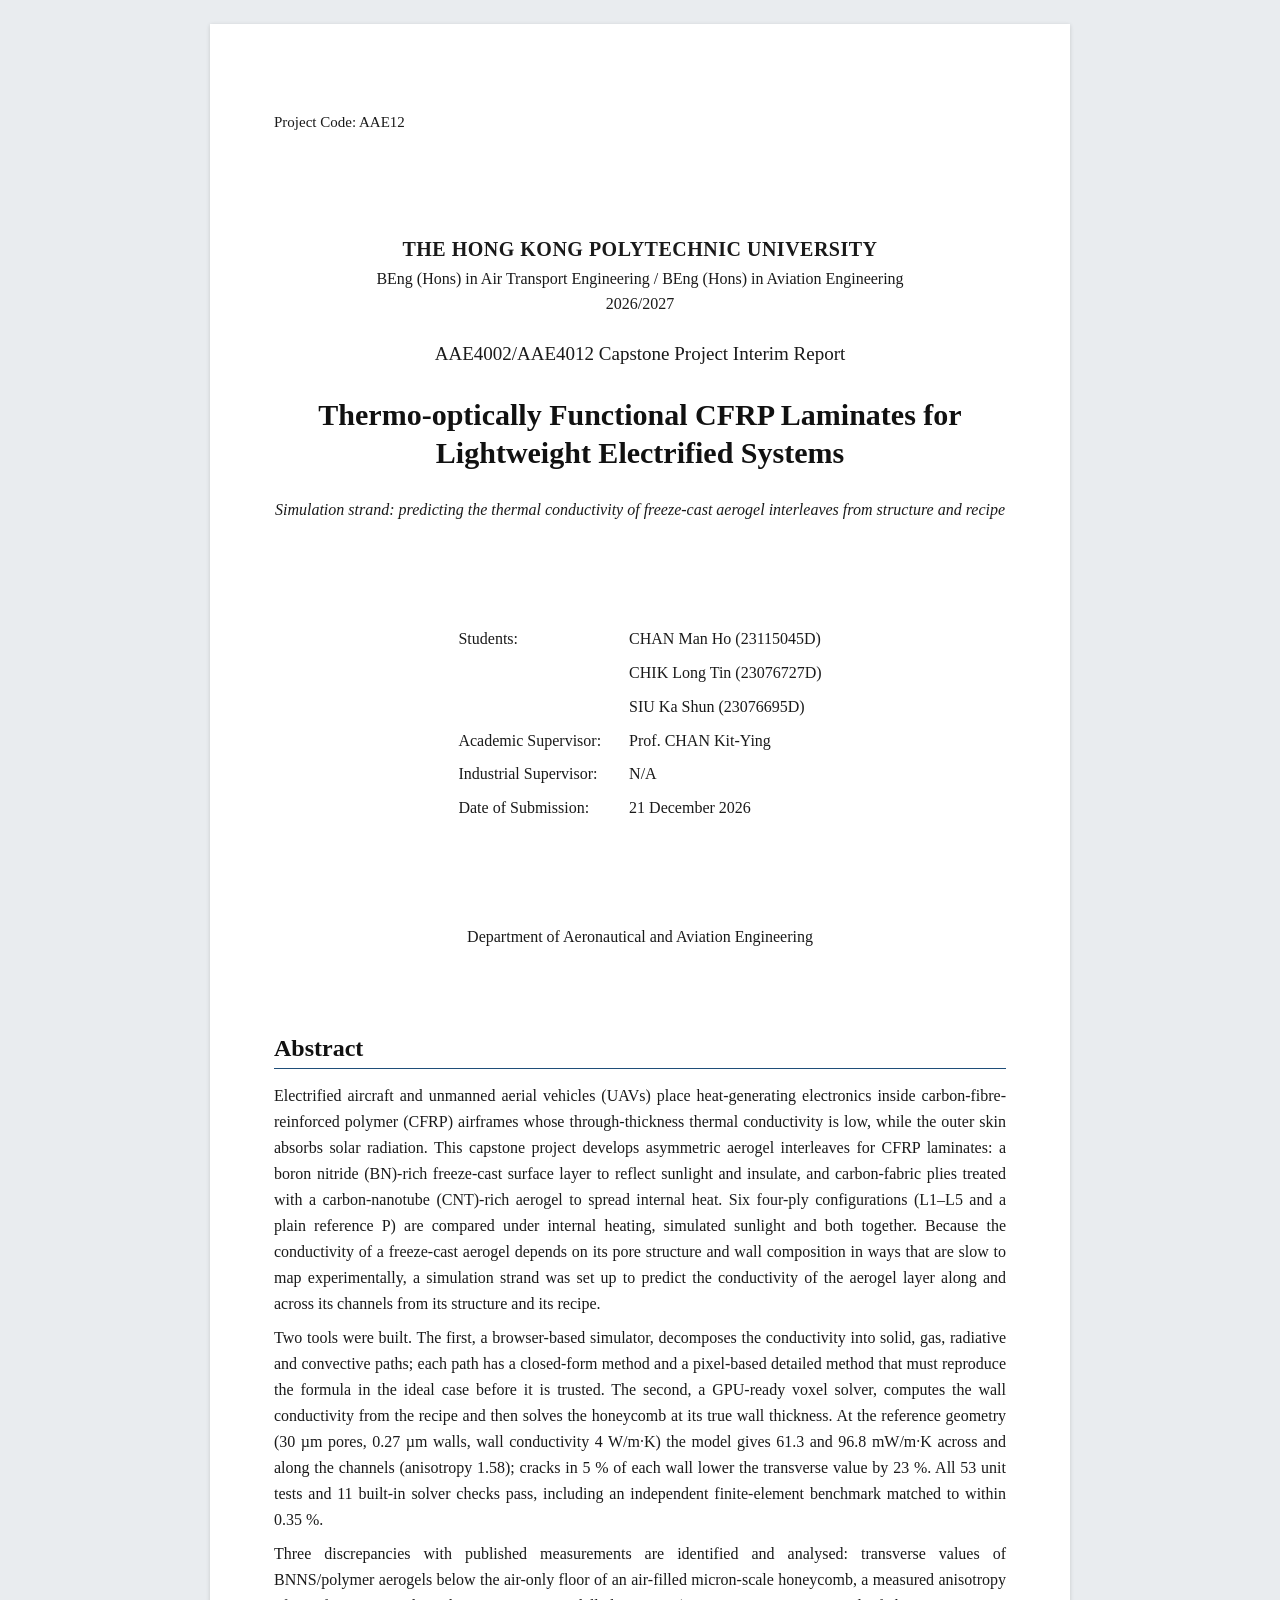
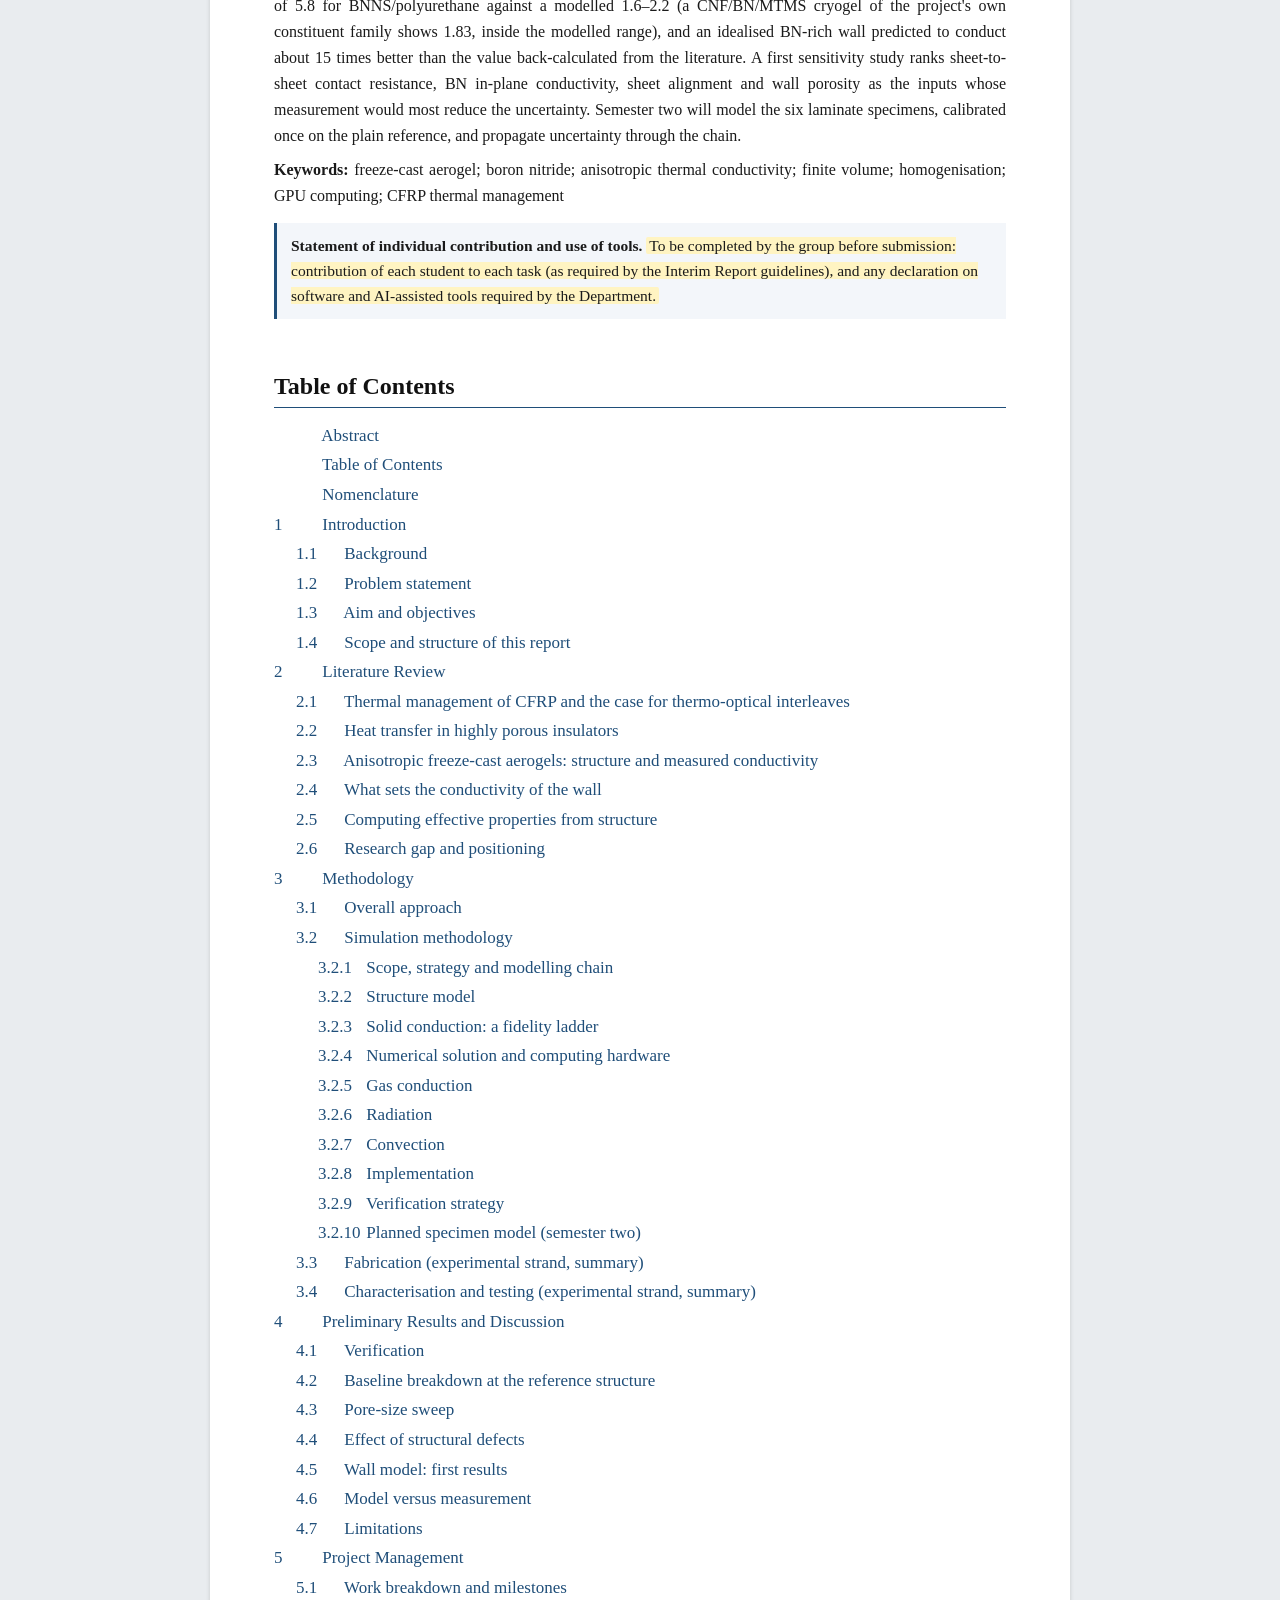
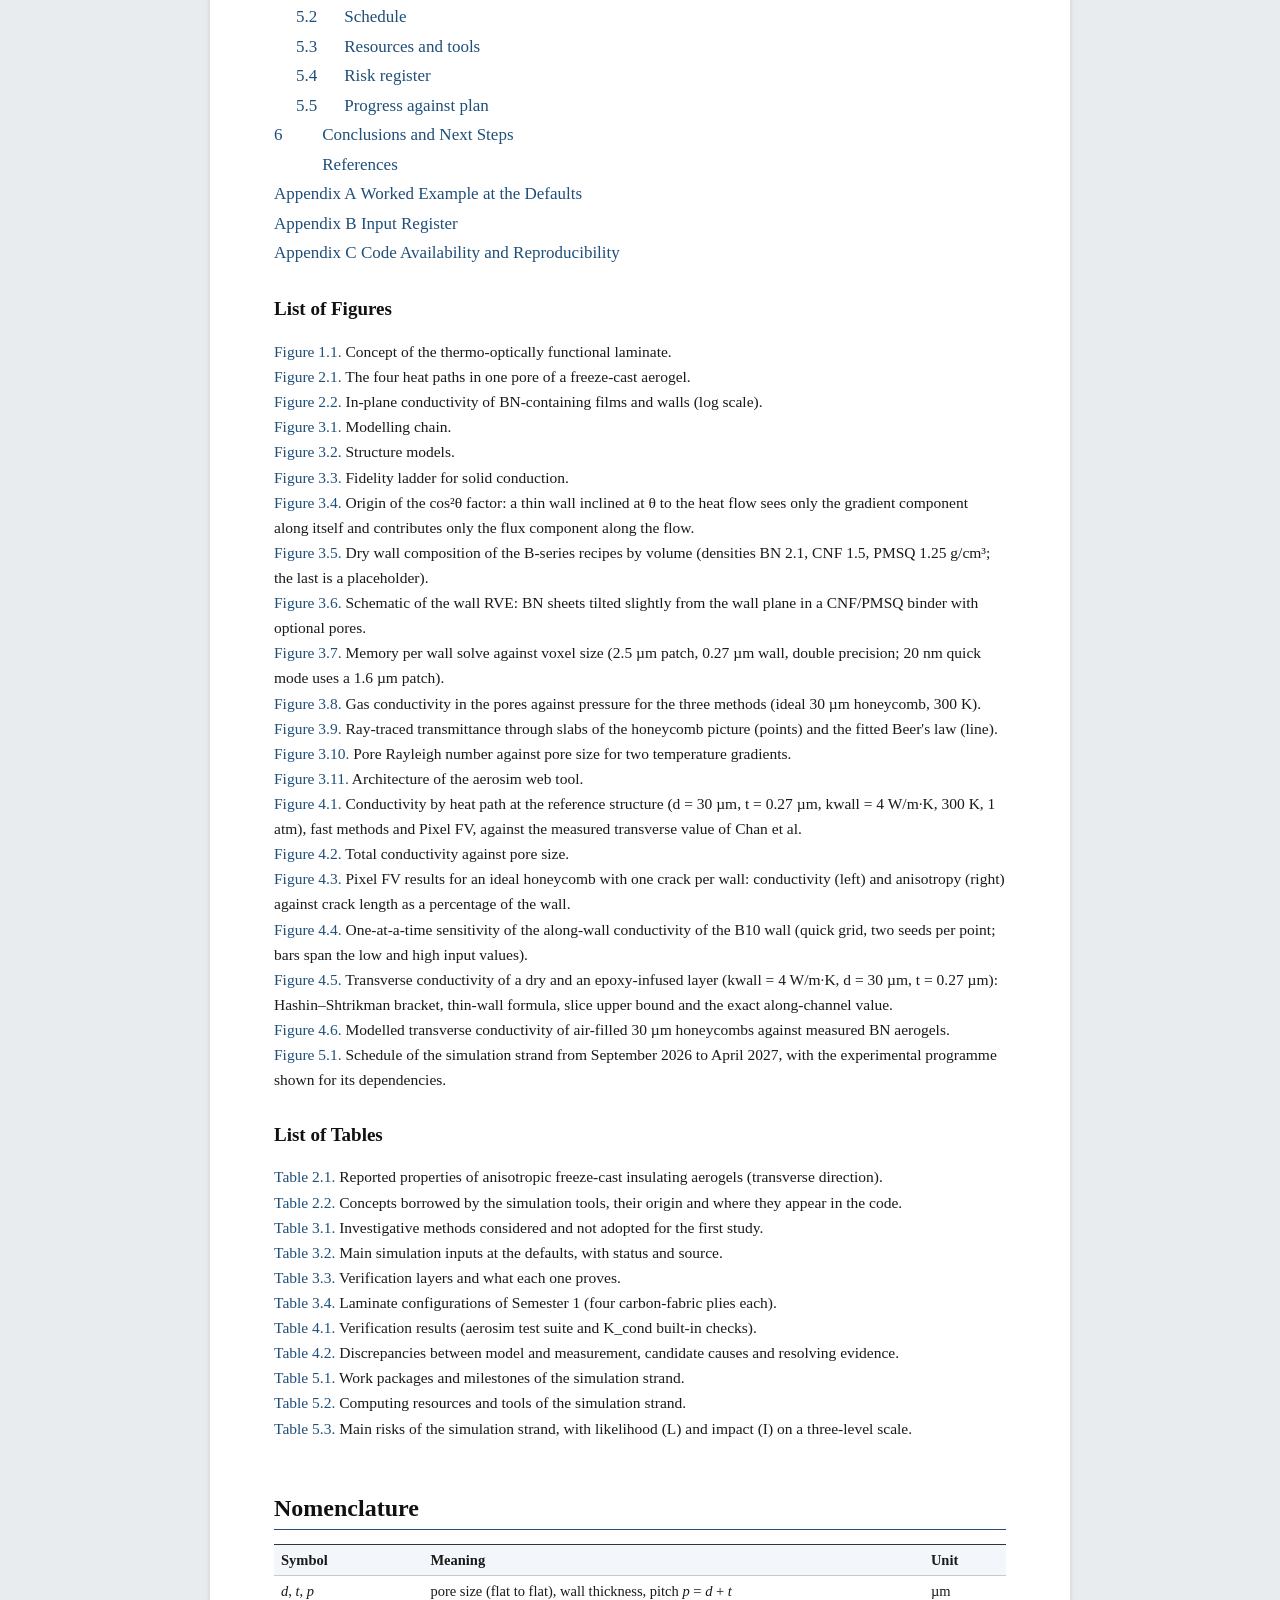
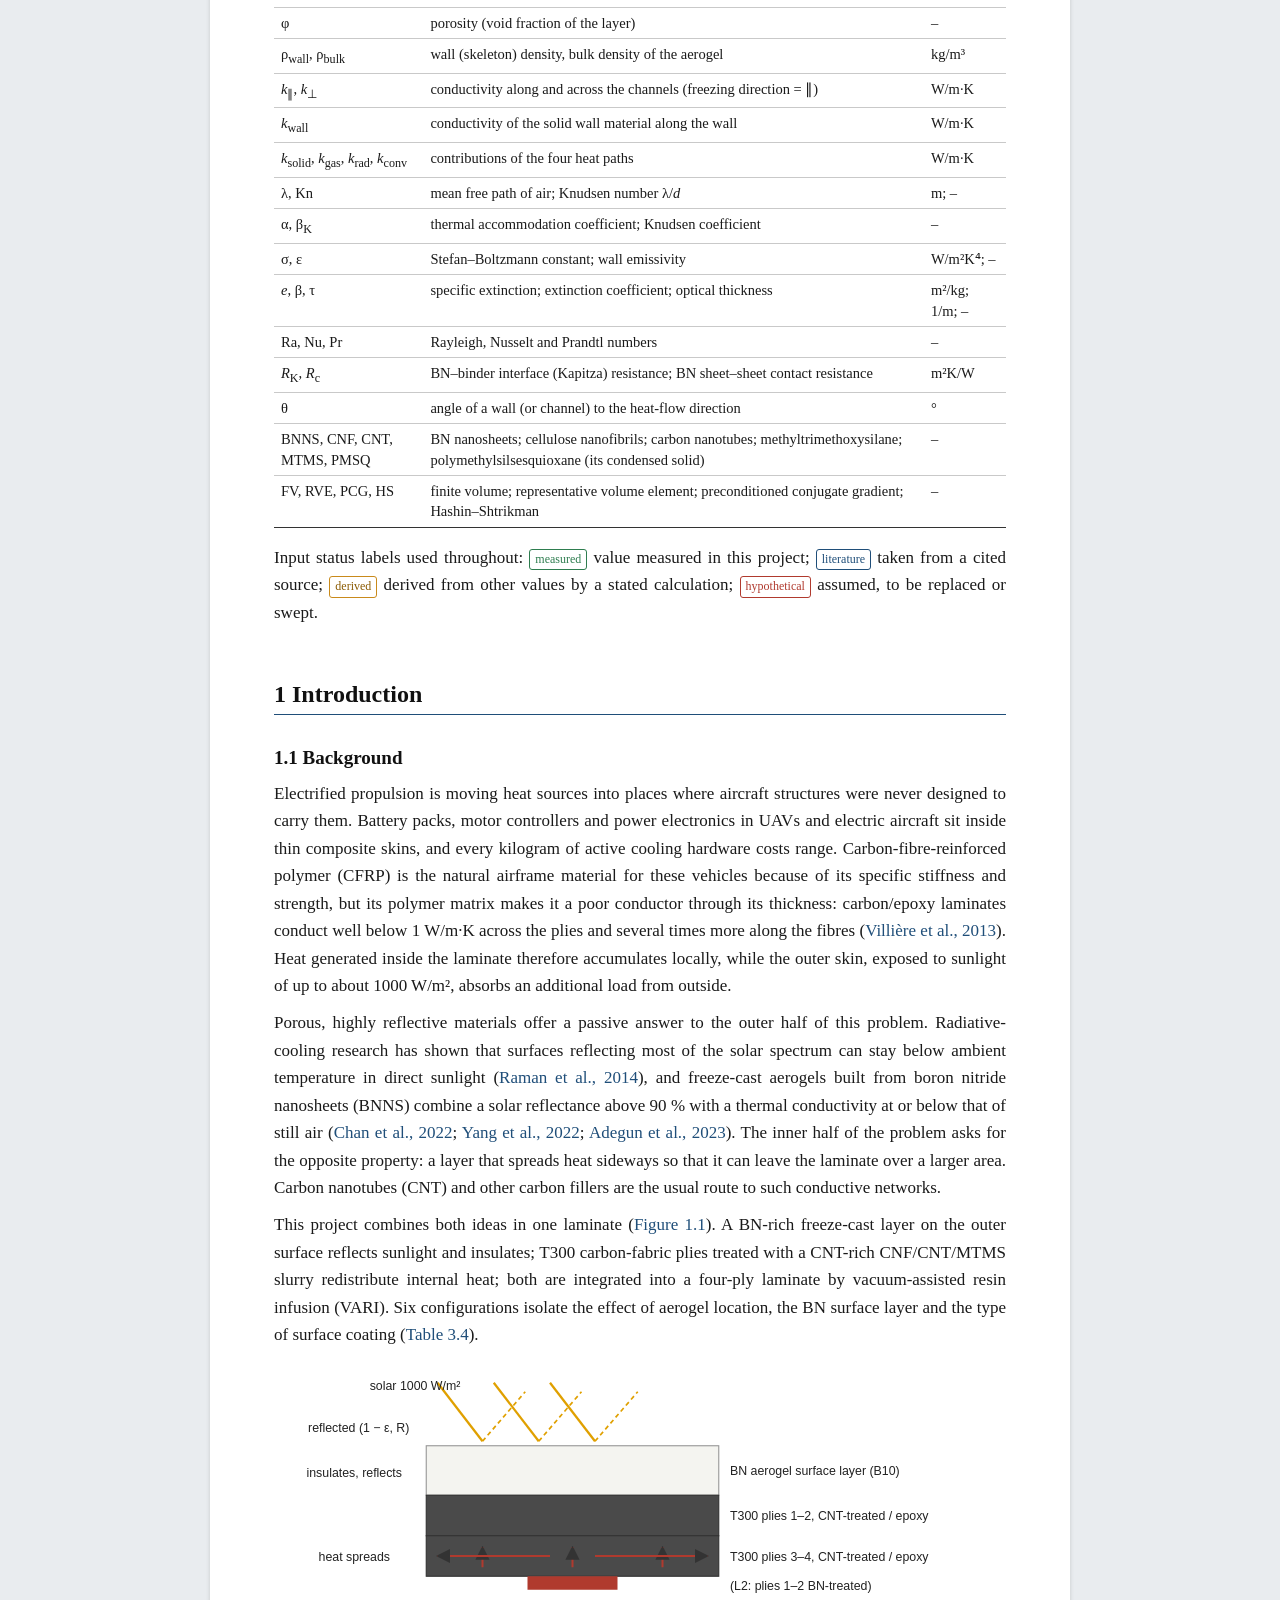
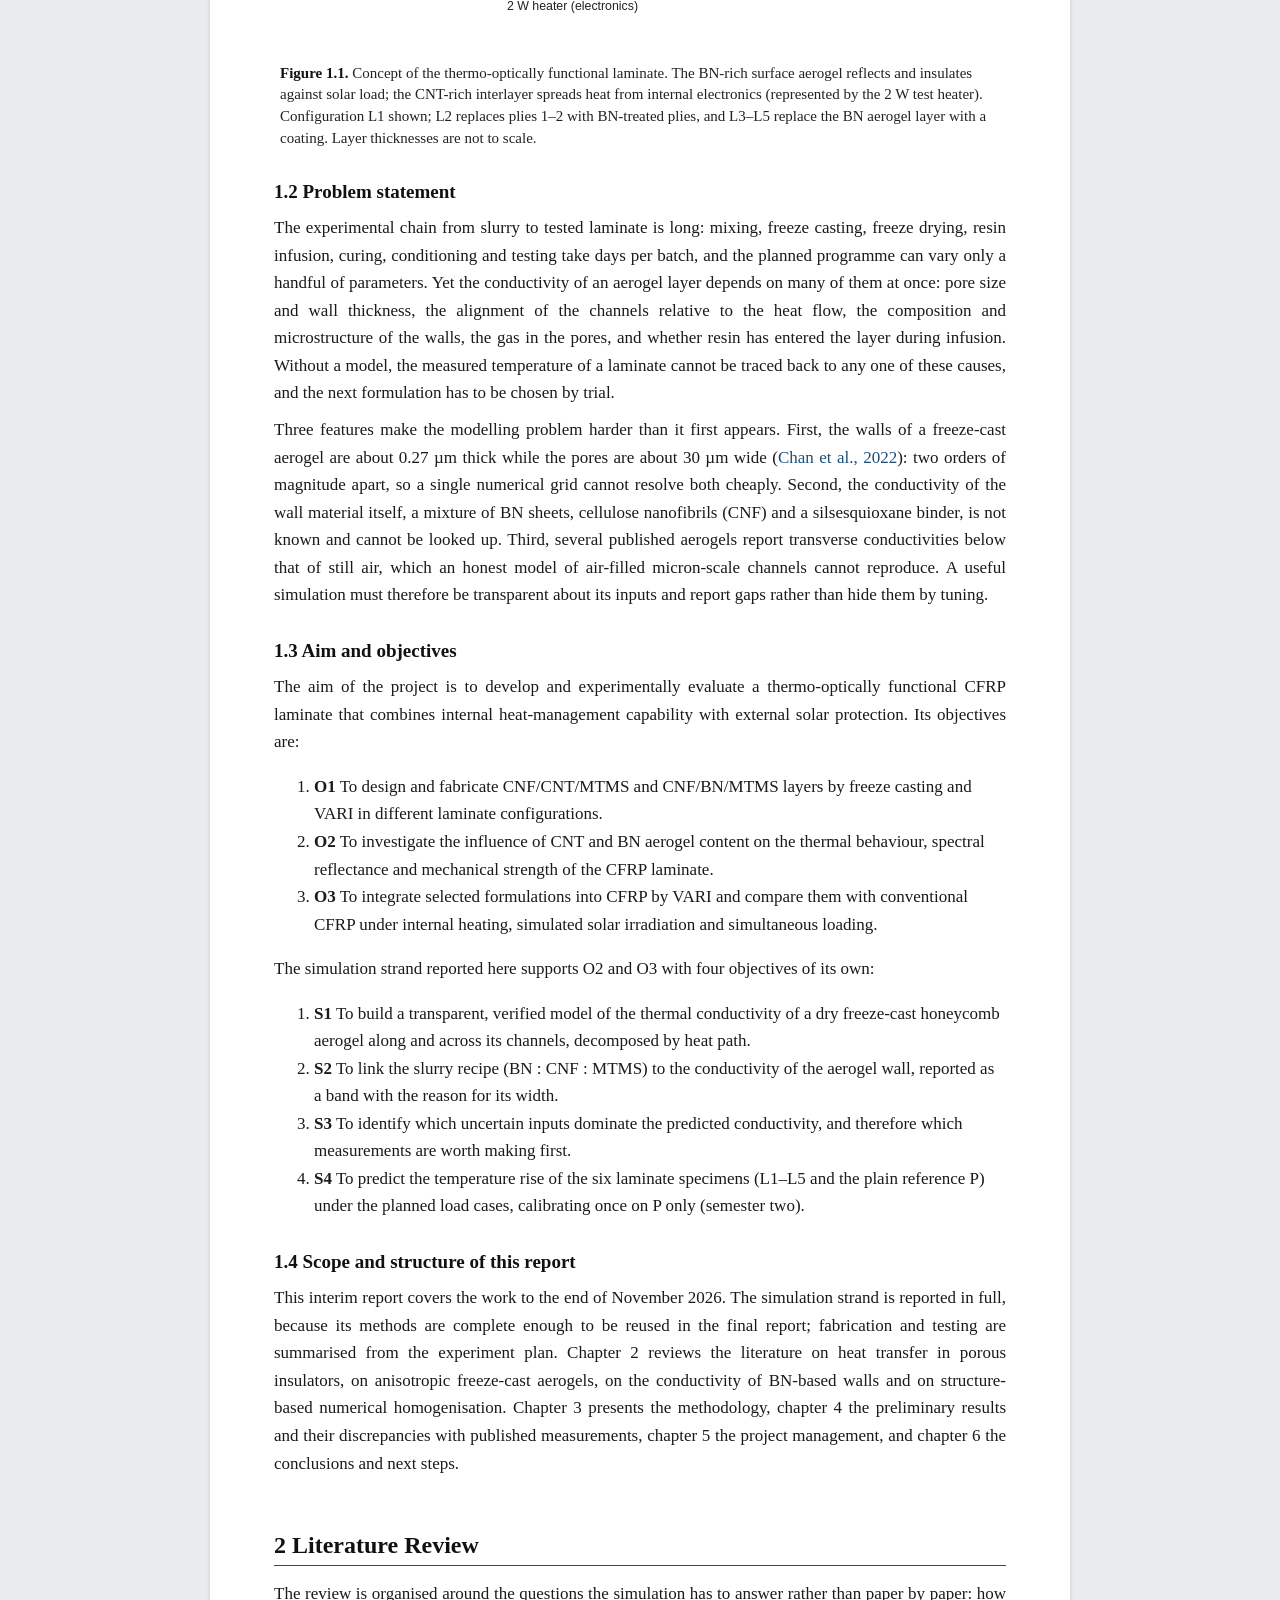
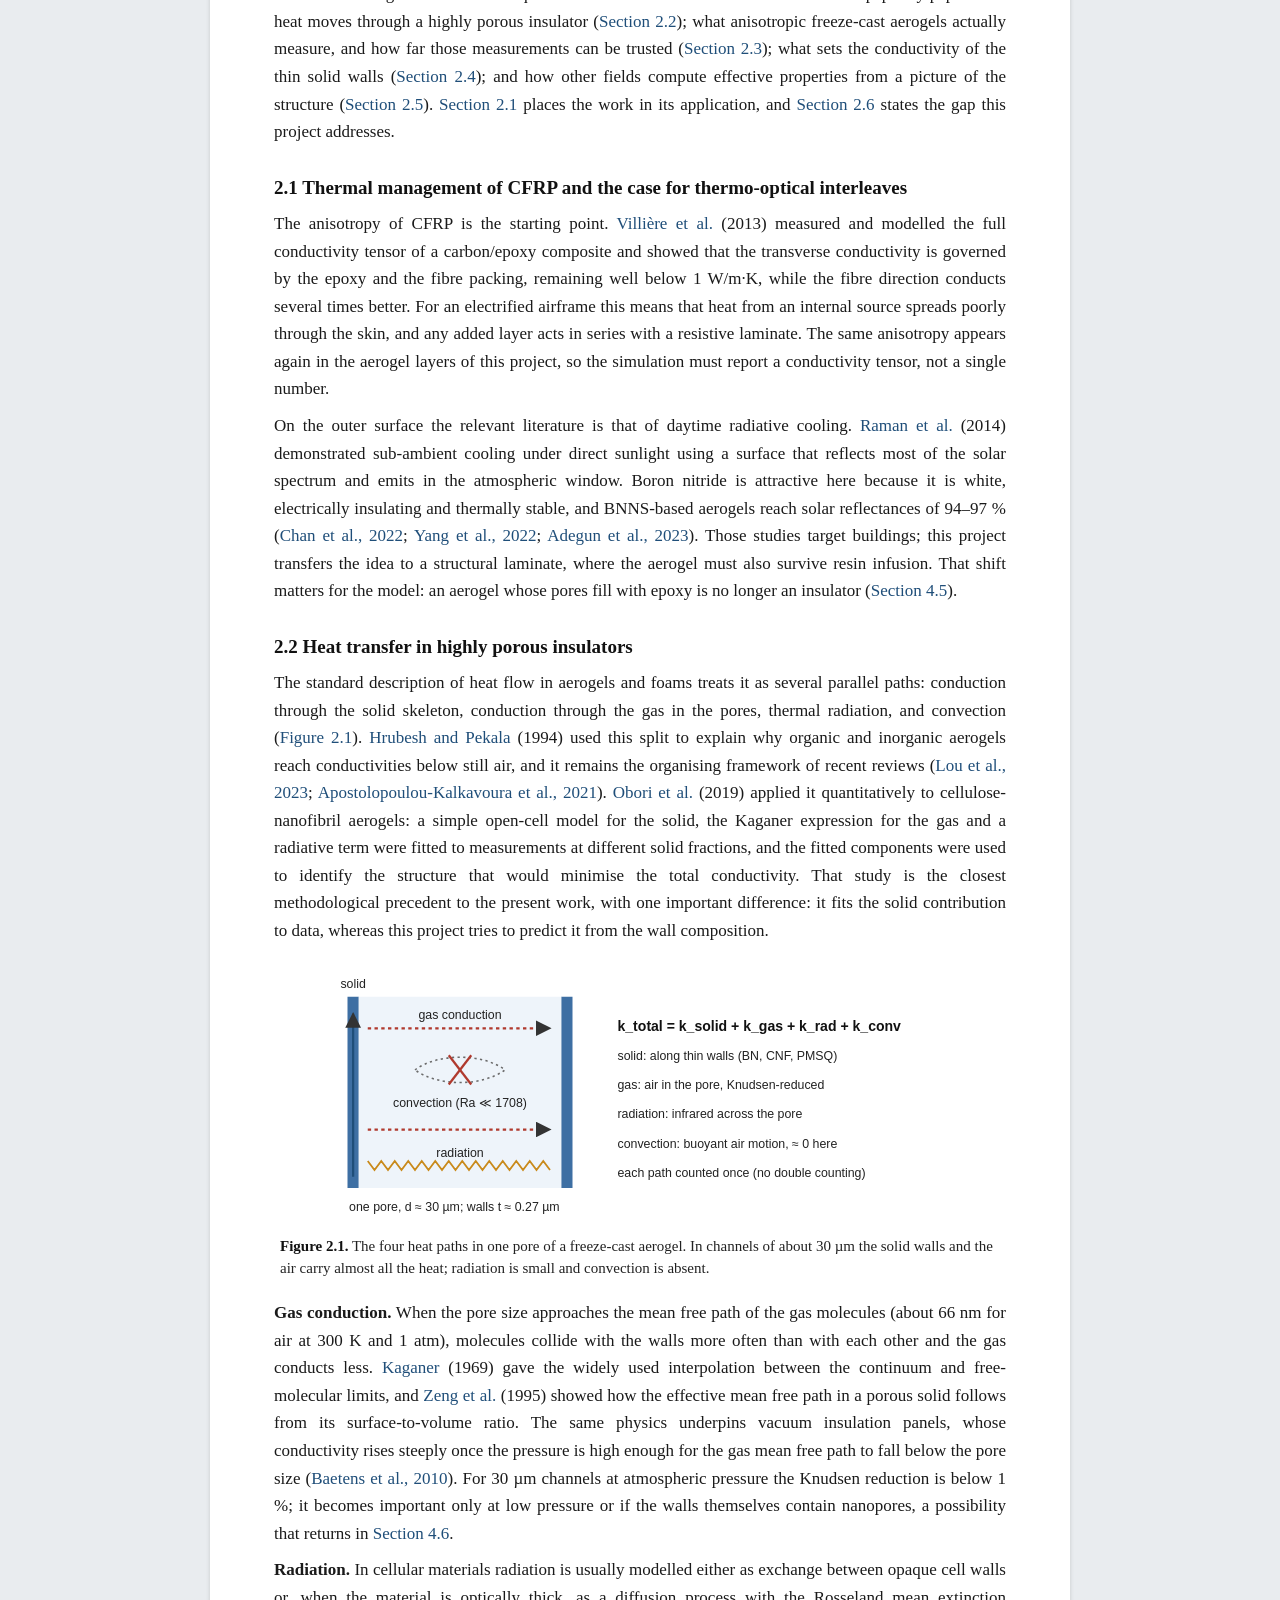
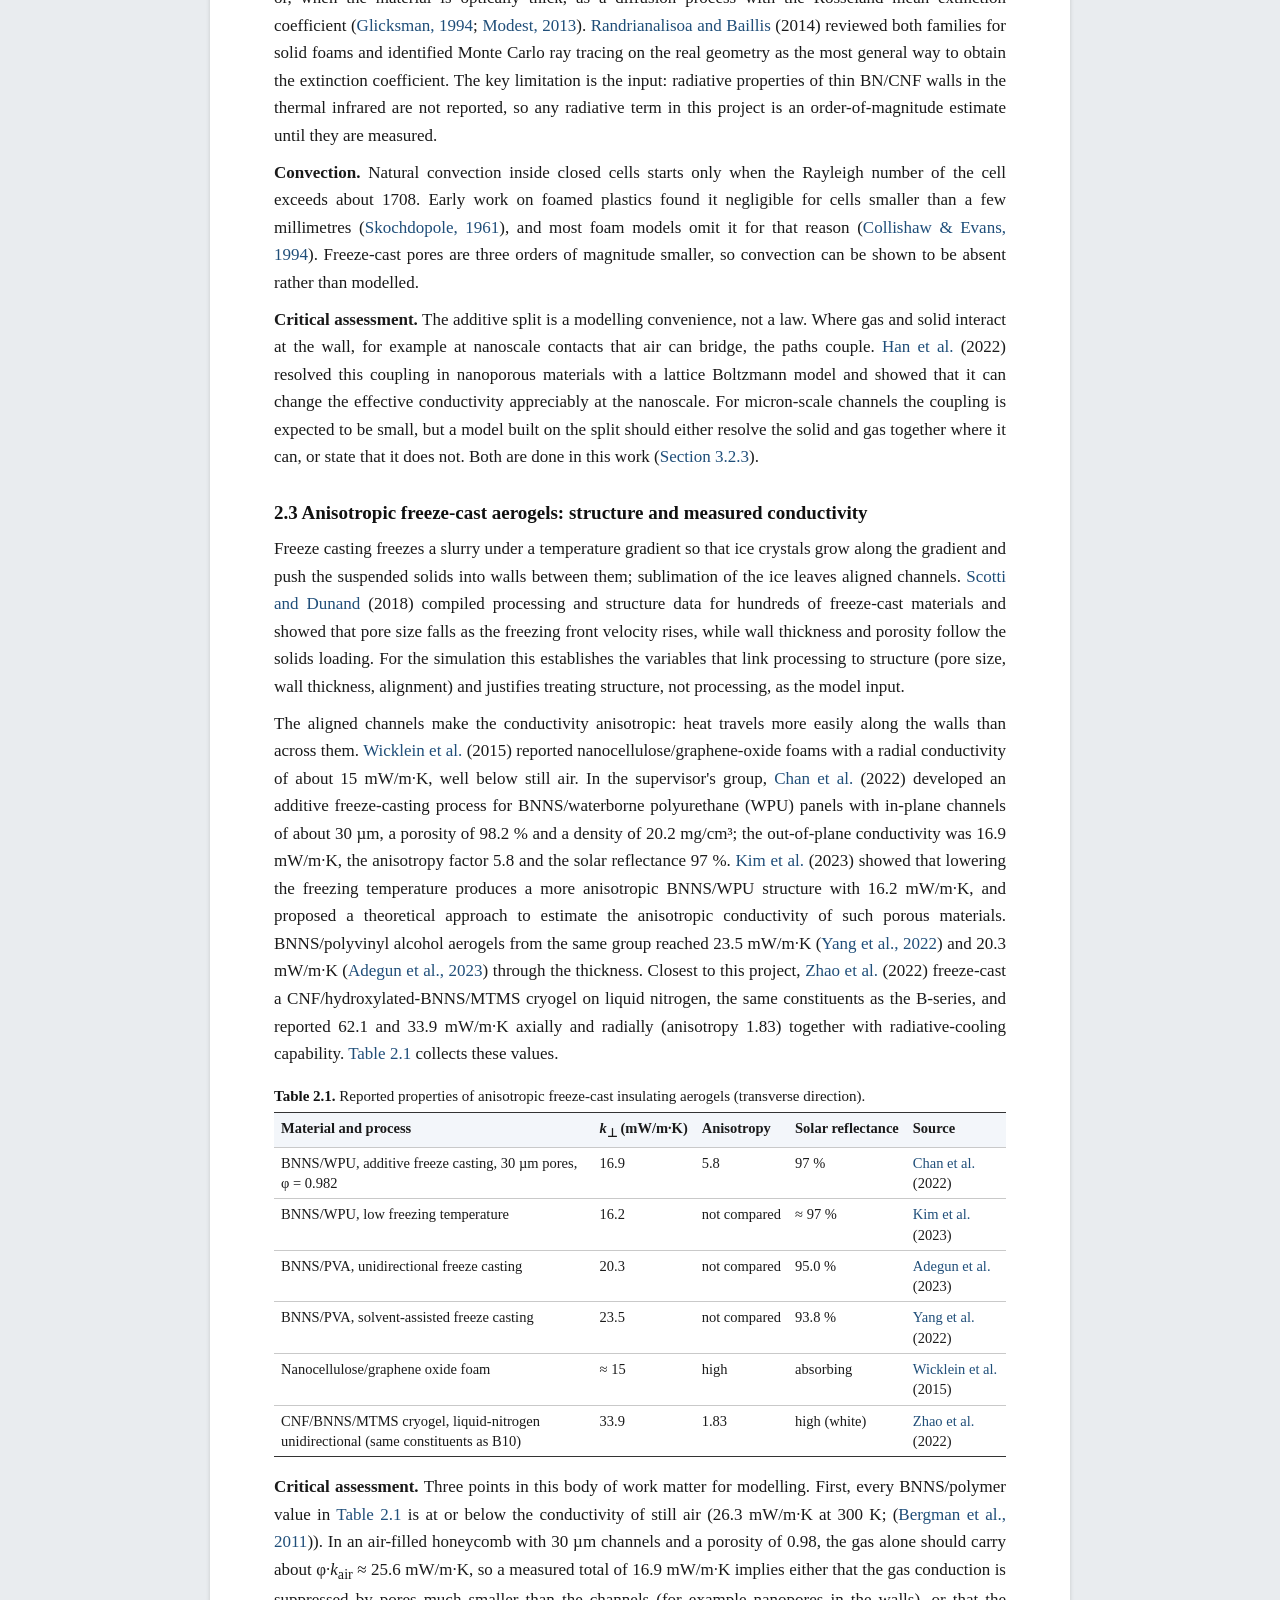
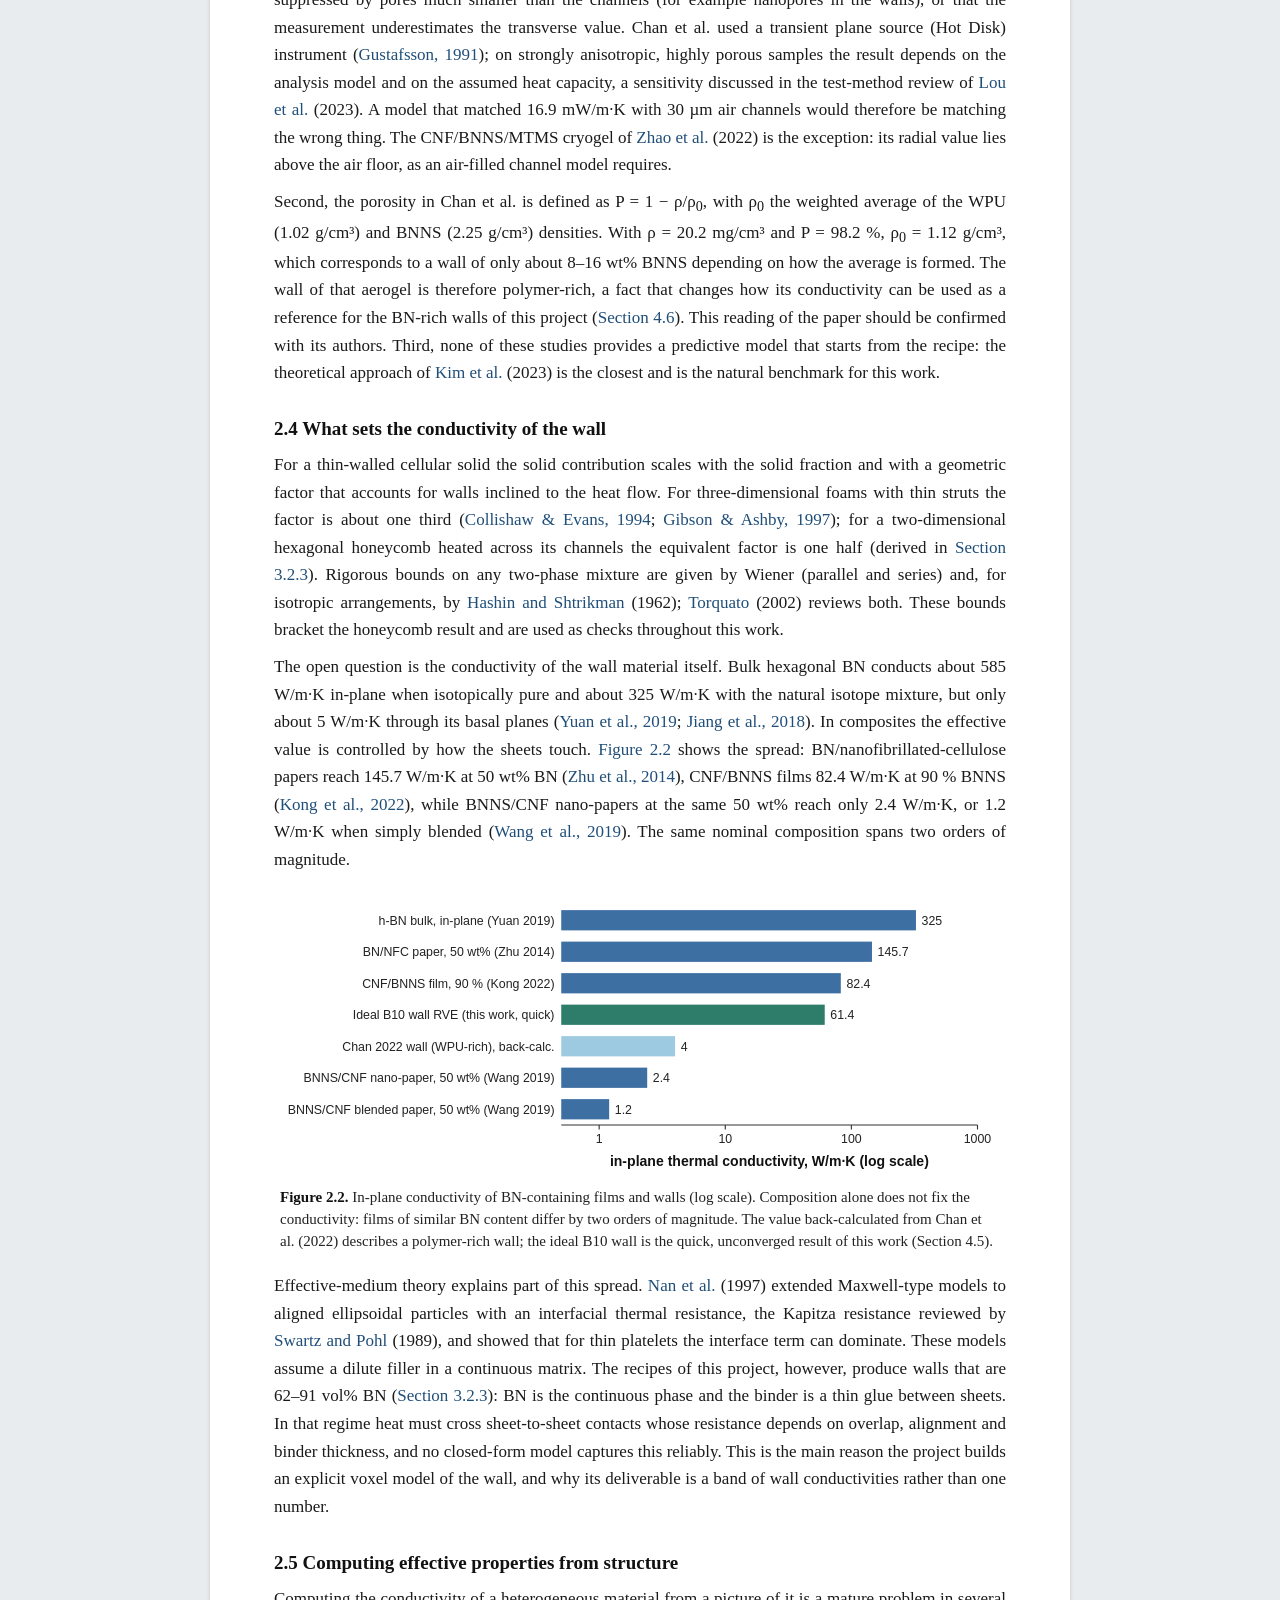
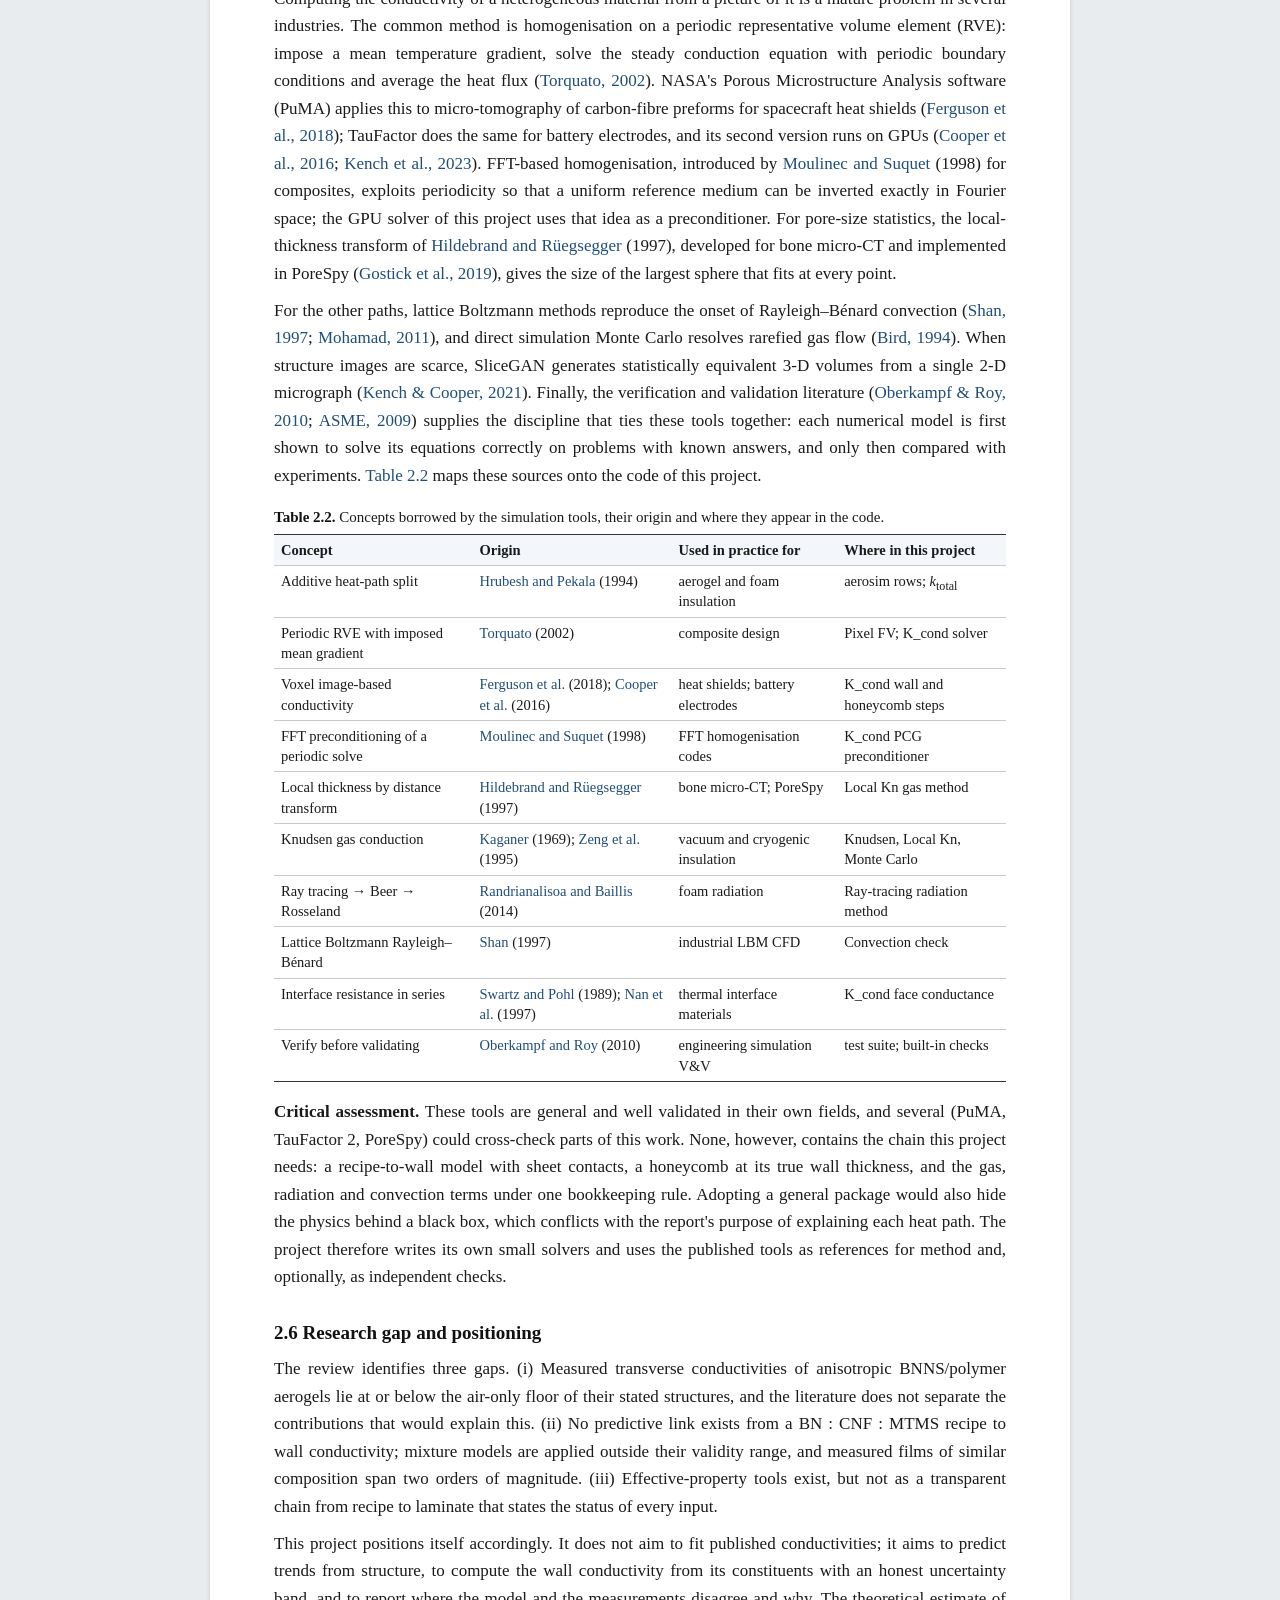
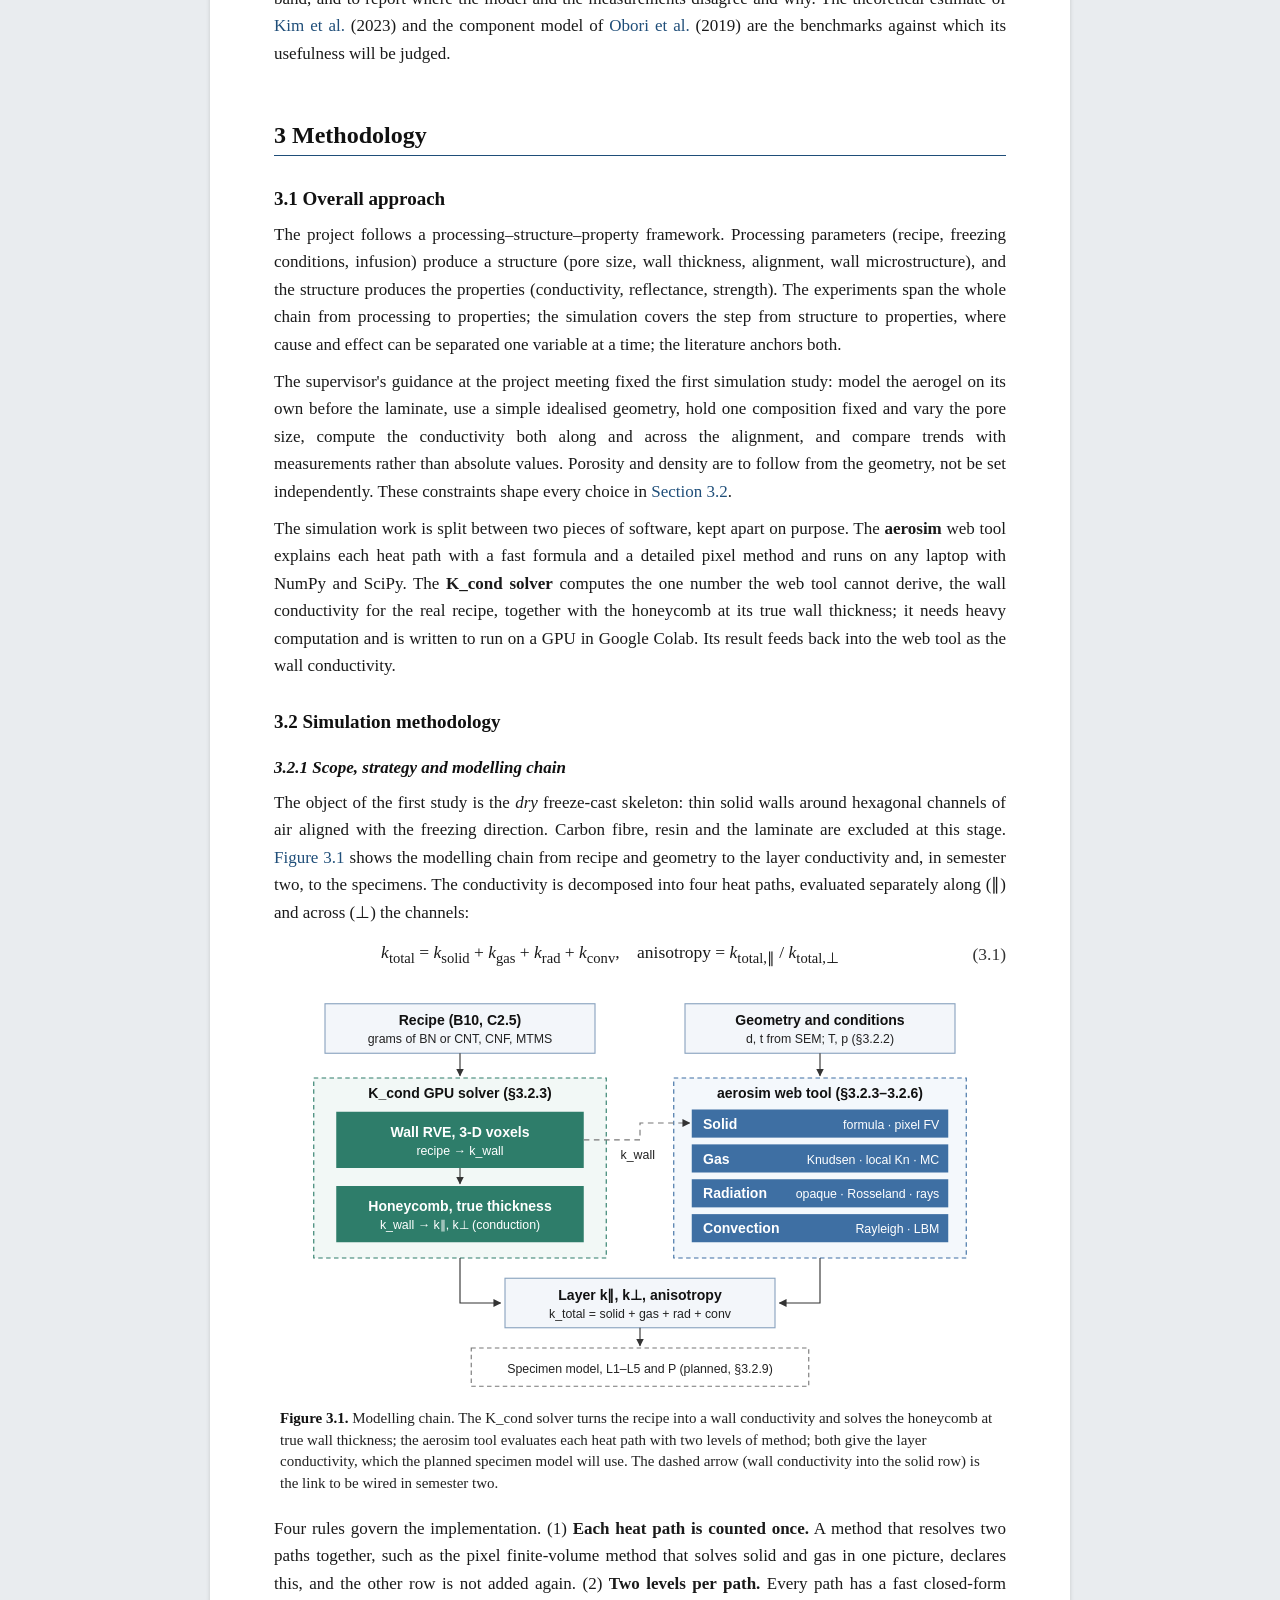
<file: docs/interim_report.html>
<!DOCTYPE html>
<html lang='en'>
<head>
<meta charset='utf-8'>
<meta name='viewport' content='width=device-width, initial-scale=1'>
<title>Interim Report: Thermo-optically functional CFRP laminates, simulation of freeze-cast aerogel conductivity</title>
<style>
:root{--ink:#1a1a1a;--mute:#555;--rule:#c9c9c9;--acc:#1f4e79;--paper:#fff;--tint:#f3f6fa}
*{box-sizing:border-box}
html{background:#e9ecef}
body{margin:0;font-family:'Times New Roman',Times,'Liberation Serif',serif;color:var(--ink);font-size:17px;line-height:1.62}
main{max-width:860px;margin:24px auto;background:var(--paper);padding:56px 64px;box-shadow:0 1px 4px rgba(0,0,0,.15)}
h1,h2,h3,h4{font-family:'Times New Roman',Times,serif;color:#111;line-height:1.3}
h2{font-size:24px;margin:2.2em 0 .6em;padding-bottom:4px;border-bottom:1.5px solid var(--acc);page-break-before:always}
h3{font-size:19px;margin:1.6em 0 .4em}
h4{font-size:17px;margin:1.3em 0 .3em;font-style:italic}
p{margin:.55em 0;text-align:justify;hyphens:auto}
a{color:var(--acc);text-decoration:none}
a:hover{text-decoration:underline}
.cover{text-align:center;min-height:900px;display:flex;flex-direction:column;justify-content:space-between;padding:30px 0}
.cover .code{text-align:left;font-size:15px}
.cover .uni{font-size:20px;font-weight:bold;letter-spacing:.5px}
.cover .prog{font-size:16px}
.cover .kind{font-size:19px;margin-top:22px}
.cover .title{font-size:30px;font-weight:bold;margin:26px 40px;line-height:1.25;color:#111}
.cover table{margin:0 auto;border-collapse:collapse;font-size:16px;text-align:left}
.cover td{padding:4px 14px;border:none}
.ph{background:#fff4c2;padding:0 3px;border-radius:2px}
.note{background:var(--tint);border-left:3px solid var(--acc);padding:10px 14px;margin:14px 0;font-size:15.5px}
.note.warn{border-left-color:#b03a2e;background:#fbeeee}
.abstract{font-size:16px}
.toc ol{list-style:none;padding-left:0;margin:0}
.toc ol ol{padding-left:22px}
.toc li{margin:2px 0}
.toc .n{display:inline-block;min-width:44px}
.lof li{font-size:15.5px}
figure{margin:18px 0 20px;text-align:center;page-break-inside:avoid}
figcaption{font-size:15px;color:#222;text-align:left;margin:6px 6px 0;line-height:1.45}
figcaption b,.tcap b{color:#111}
svg.fig{width:100%;height:auto;max-width:720px;font-family:Arial,Helvetica,sans-serif}
.tcap{font-size:15px;margin:16px 0 4px;text-align:left}
.tw{overflow-x:auto;margin:0 0 16px}
table.t{border-collapse:collapse;width:100%;font-size:14.5px;line-height:1.4}
table.t th,table.t td{border-top:1px solid var(--rule);border-bottom:1px solid var(--rule);padding:5px 7px;text-align:left;vertical-align:top}
table.t th{background:var(--tint);font-weight:bold}
table.t tr:first-child th{border-top:1.5px solid #333}
table.t tr:last-child td{border-bottom:1.5px solid #333}
td.r,th.r{text-align:right;white-space:nowrap}
.eq{display:flex;align-items:center;justify-content:center;margin:12px 0;font-size:17.5px}
.eq .m{flex:1;text-align:center}
.eq .no{width:60px;text-align:right;color:#333}
.m i,.eq i{font-style:italic}
.st{display:inline-block;font-size:12px;padding:0 5px;border-radius:3px;border:1px solid}
.st.me{color:#2e7d4f;border-color:#2e7d4f}.st.li{color:#1f4e79;border-color:#1f4e79}
.st.de{color:#8a5a00;border-color:#c98a1b}.st.hy{color:#b03a2e;border-color:#b03a2e}
ol.refs{padding-left:0;list-style:none}
ol.refs li{padding-left:28px;text-indent:-28px;margin:4px 0;font-size:15.5px;text-align:left}
.kpi{display:flex;gap:10px;flex-wrap:wrap;margin:12px 0}
.kpi div{flex:1 1 150px;border:1px solid var(--rule);border-radius:4px;padding:8px 10px;font-size:14.5px;line-height:1.35}
.kpi b{display:block;font-size:20px;color:var(--acc)}
.tk{font-size:11px;fill:#222}.lb{font-size:12.5px;fill:#111;font-weight:bold}
.tkw{font-size:11px;fill:#fff}.lbw{font-size:12.5px;fill:#fff;font-weight:bold}
.ax{stroke:#333;stroke-width:1;fill:none}.axf{stroke:#333;stroke-width:1;fill:none}
.gr{stroke:#e3e3e3;stroke-width:1}.dash{stroke:#777;stroke-width:1;stroke-dasharray:5 4;fill:none}
.dim{stroke:#444;stroke-width:1}.none{fill:none;stroke:none}
.c1l{stroke:#1f4e79;stroke-width:2;fill:none}.c2l{stroke:#b03a2e;stroke-width:2;fill:none}
.c3l{stroke:#2e7d4f;stroke-width:2;fill:none}.c4l{stroke:#c98a1b;stroke-width:1.6;fill:none}
.c5l{stroke:#6b6b6b;stroke-width:1.4;fill:none}
.c1d{fill:#1f4e79}.c2d{fill:#b03a2e}.c3d{fill:#2e7d4f}.c4d{fill:#c98a1b}
.fb1{fill:#3e6fa3}.fb2{fill:#2e7d6a}.fb3{fill:#9ecae1}.fb4{fill:#e6a23c}.fb5{fill:#8c8c8c}.fb6{fill:#d6e4f2}
.fl1{fill:#f4f4f0;stroke:#999}.fl2{fill:#4a4a4a;stroke:#333}.fl3{fill:#9a9a9a;stroke:#666}.fl4{fill:#b03a2e}
.sun{stroke:#e0a000;stroke-width:2}.sunr{stroke:#e0a000;stroke-width:1.5;stroke-dasharray:4 3}
.hot{stroke:#b03a2e;stroke-width:1.8}
.fwall{fill:#3e6fa3}.fair{fill:#eef4fa}.hexw{fill:#eef4fa;stroke:#3e6fa3;stroke-width:2.4}
.hexh{fill:#d6e4f2;stroke:#1f4e79;stroke-width:2.4}.crack{stroke:#fff;stroke-width:4}
.wallthick{stroke:#3e6fa3;stroke-width:9}
.fbind{fill:#efe6d0;stroke:#a08c5a}.fsheet{fill:#2e7d6a}.fpore{fill:#fff;stroke:#888}
.fbox{fill:#f3f6fa;stroke:#8aa3bf}.fgrp1{fill:#f4f8fc;stroke:#3e6fa3;stroke-dasharray:4 3}
.fgrp2{fill:#f2f8f6;stroke:#2e7d6a;stroke-dasharray:4 3}.fplan{fill:#fff;stroke:#777;stroke-dasharray:4 3}
#ah path{fill:#333}
@page{size:A4;margin:2.5cm 2cm;@bottom-center{content:counter(page);font-family:'Times New Roman';font-size:10pt}}
@media print{html{background:none}body{font-size:10pt;line-height:2}main{max-width:none;margin:0;padding:0;box-shadow:none}
h2{font-size:12pt}h3,h4{font-size:10pt}figcaption,.tcap,table.t,ol.refs li,.note{font-size:9pt;line-height:1.5}
.cover{min-height:24cm}.cover .title{font-size:18pt}.ph{background:none}a{color:inherit}}
@media (max-width:700px){main{padding:24px 18px;margin:0}body{font-size:16px}}
</style>
</head>
<body>
<svg width='0' height='0' style='position:absolute' aria-hidden='true'>
<defs>
<marker id='ah' viewBox='0 0 10 10' refX='9' refY='5' markerWidth='7' markerHeight='7' orient='auto-start-reverse'>
<path d='M0 0 L10 5 L0 10 Z'/>
</marker>
</defs>
</svg>
<main>
<section class='cover'>
<div class='code'>Project Code: AAE12</div>
<div>
<div class='uni'>THE HONG KONG POLYTECHNIC UNIVERSITY</div>
<div class='prog'>BEng (Hons) in Air Transport Engineering / BEng (Hons) in Aviation Engineering</div>
<div class='prog'>2026/2027</div>
<div class='kind'>AAE4002/AAE4012 Capstone Project Interim Report</div>
<div class='title'>Thermo-optically Functional CFRP Laminates for Lightweight Electrified Systems</div>
<div class='prog'><i>Simulation strand: predicting the thermal conductivity of freeze-cast aerogel interleaves from structure and recipe</i></div>
</div>
<table>
<tr><td>Students:</td><td>CHAN Man Ho (23115045D)</td></tr>
<tr><td></td><td>CHIK Long Tin (23076727D)</td></tr>
<tr><td></td><td>SIU Ka Shun (23076695D)</td></tr>
<tr><td>Academic Supervisor:</td><td>Prof. CHAN Kit-Ying</td></tr>
<tr><td>Industrial Supervisor:</td><td>N/A</td></tr>
<tr><td>Date of Submission:</td><td>21 December 2026</td></tr>
</table>
<div class='prog'>Department of Aeronautical and Aviation Engineering</div>
</section>

<h2 class='un' id='s-abs'>Abstract</h2>
<div class='abstract'>
<p>Electrified aircraft and unmanned aerial vehicles (UAVs) place heat-generating electronics inside carbon-fibre-reinforced polymer (CFRP) airframes whose through-thickness thermal conductivity is low, while the outer skin absorbs solar radiation. This capstone project develops asymmetric aerogel interleaves for CFRP laminates: a boron nitride (BN)-rich freeze-cast surface layer to reflect sunlight and insulate, and carbon-fabric plies treated with a carbon-nanotube (CNT)-rich aerogel to spread internal heat. Six four-ply configurations (L1–L5 and a plain reference P) are compared under internal heating, simulated sunlight and both together. Because the conductivity of a freeze-cast aerogel depends on its pore structure and wall composition in ways that are slow to map experimentally, a simulation strand was set up to predict the conductivity of the aerogel layer along and across its channels from its structure and its recipe.</p>
<p>Two tools were built. The first, a browser-based simulator, decomposes the conductivity into solid, gas, radiative and convective paths; each path has a closed-form method and a pixel-based detailed method that must reproduce the formula in the ideal case before it is trusted. The second, a GPU-ready voxel solver, computes the wall conductivity from the recipe and then solves the honeycomb at its true wall thickness. At the reference geometry (30 µm pores, 0.27 µm walls, wall conductivity 4 W/m·K) the model gives 61.3 and 96.8 mW/m·K across and along the channels (anisotropy 1.58); cracks in 5 % of each wall lower the transverse value by 23 %. All 53 unit tests and 11 built-in solver checks pass, including an independent finite-element benchmark matched to within 0.35 %.</p>
<p>Three discrepancies with published measurements are identified and analysed: transverse values of BNNS/polymer aerogels below the air-only floor of an air-filled micron-scale honeycomb, a measured anisotropy of 5.8 for BNNS/polyurethane against a modelled 1.6–2.2 (a CNF/BN/MTMS cryogel of the project's own constituent family shows 1.83, inside the modelled range), and an idealised BN-rich wall predicted to conduct about 15 times better than the value back-calculated from the literature. A first sensitivity study ranks sheet-to-sheet contact resistance, BN in-plane conductivity, sheet alignment and wall porosity as the inputs whose measurement would most reduce the uncertainty. Semester two will model the six laminate specimens, calibrated once on the plain reference, and propagate uncertainty through the chain.</p>
<p><b>Keywords:</b> freeze-cast aerogel; boron nitride; anisotropic thermal conductivity; finite volume; homogenisation; GPU computing; CFRP thermal management</p>
</div>

<div class='note'><b>Statement of individual contribution and use of tools.</b> <span class='ph'>To be completed by the group before submission: contribution of each student to each task (as required by the Interim Report guidelines), and any declaration on software and AI-assisted tools required by the Department.</span></div>

<h2 class='un' id='s-toc'>Table of Contents</h2>
<div class='toc'><ol><li><a href='#s-abs'><span class='n'></span> Abstract</a></li><li><a href='#s-toc'><span class='n'></span> Table of Contents</a></li><li><a href='#s-nom'><span class='n'></span> Nomenclature</a></li><li><a href='#s-intro'><span class='n'>1</span> Introduction</a></li><ol><li><a href='#s-bg'><span class='n'>1.1</span> Background</a></li><li><a href='#s-problem'><span class='n'>1.2</span> Problem statement</a></li><li><a href='#s-obj'><span class='n'>1.3</span> Aim and objectives</a></li><li><a href='#s-scope'><span class='n'>1.4</span> Scope and structure of this report</a></li></ol><li><a href='#s-lit'><span class='n'>2</span> Literature Review</a></li><ol><li><a href='#s-lit-cfrp'><span class='n'>2.1</span> Thermal management of CFRP and the case for thermo-optical interleaves</a></li><li><a href='#s-lit-heat'><span class='n'>2.2</span> Heat transfer in highly porous insulators</a></li><li><a href='#s-lit-fc'><span class='n'>2.3</span> Anisotropic freeze-cast aerogels: structure and measured conductivity</a></li><li><a href='#s-lit-wall'><span class='n'>2.4</span> What sets the conductivity of the wall</a></li><li><a href='#s-lit-num'><span class='n'>2.5</span> Computing effective properties from structure</a></li><li><a href='#s-lit-gap'><span class='n'>2.6</span> Research gap and positioning</a></li></ol><li><a href='#s-meth'><span class='n'>3</span> Methodology</a></li><ol><li><a href='#s-meth-overall'><span class='n'>3.1</span> Overall approach</a></li><li><a href='#s-sim'><span class='n'>3.2</span> Simulation methodology</a></li><ol><li><a href='#s-sim-strategy'><span class='n'>3.2.1</span> Scope, strategy and modelling chain</a></li><li><a href='#s-sim-struct'><span class='n'>3.2.2</span> Structure model</a></li><li><a href='#s-sim-solid'><span class='n'>3.2.3</span> Solid conduction: a fidelity ladder</a></li><li><a href='#s-sim-numerics'><span class='n'>3.2.4</span> Numerical solution and computing hardware</a></li><li><a href='#s-sim-gas'><span class='n'>3.2.5</span> Gas conduction</a></li><li><a href='#s-sim-rad'><span class='n'>3.2.6</span> Radiation</a></li><li><a href='#s-sim-conv'><span class='n'>3.2.7</span> Convection</a></li><li><a href='#s-sim-impl'><span class='n'>3.2.8</span> Implementation</a></li><li><a href='#s-sim-verif'><span class='n'>3.2.9</span> Verification strategy</a></li><li><a href='#s-sim-spec'><span class='n'>3.2.10</span> Planned specimen model (semester two)</a></li></ol><li><a href='#s-meth-fab'><span class='n'>3.3</span> Fabrication (experimental strand, summary)</a></li><li><a href='#s-meth-test'><span class='n'>3.4</span> Characterisation and testing (experimental strand, summary)</a></li></ol><li><a href='#s-res'><span class='n'>4</span> Preliminary Results and Discussion</a></li><ol><li><a href='#s-res-verif'><span class='n'>4.1</span> Verification</a></li><li><a href='#s-res-base'><span class='n'>4.2</span> Baseline breakdown at the reference structure</a></li><li><a href='#s-res-sweep'><span class='n'>4.3</span> Pore-size sweep</a></li><li><a href='#s-res-defects'><span class='n'>4.4</span> Effect of structural defects</a></li><li><a href='#s-res-wall'><span class='n'>4.5</span> Wall model: first results</a></li><li><a href='#s-res-gap'><span class='n'>4.6</span> Model versus measurement</a></li><li><a href='#s-res-limits'><span class='n'>4.7</span> Limitations</a></li></ol><li><a href='#s-pm'><span class='n'>5</span> Project Management</a></li><ol><li><a href='#s-pm-wbs'><span class='n'>5.1</span> Work breakdown and milestones</a></li><li><a href='#s-pm-gantt'><span class='n'>5.2</span> Schedule</a></li><li><a href='#s-pm-res'><span class='n'>5.3</span> Resources and tools</a></li><li><a href='#s-pm-risk'><span class='n'>5.4</span> Risk register</a></li><li><a href='#s-pm-progress'><span class='n'>5.5</span> Progress against plan</a></li></ol><li><a href='#s-concl'><span class='n'>6</span> Conclusions and Next Steps</a></li><li><a href='#s-refs'><span class='n'></span> References</a></li><li><a href='#s-app-worked'><span class='n'>Appendix A</span> Worked Example at the Defaults</a></li><li><a href='#s-app-inputs'><span class='n'>Appendix B</span> Input Register</a></li><li><a href='#s-app-code'><span class='n'>Appendix C</span> Code Availability and Reproducibility</a></li></ol></div>
<h3 class='un noc'>List of Figures</h3>
<ol class='lof' style='list-style:none;padding:0'><li><a href='#f-concept'>Figure 1.1.</a> Concept of the thermo-optically functional laminate.</li><li><a href='#f-paths'>Figure 2.1.</a> The four heat paths in one pore of a freeze-cast aerogel.</li><li><a href='#f-litspread'>Figure 2.2.</a> In-plane conductivity of BN-containing films and walls (log scale).</li><li><a href='#f-chain'>Figure 3.1.</a> Modelling chain.</li><li><a href='#f-geom'>Figure 3.2.</a> Structure models.</li><li><a href='#f-ladder'>Figure 3.3.</a> Fidelity ladder for solid conduction.</li><li><a href='#f-cos2'>Figure 3.4.</a> Origin of the cos²θ factor: a thin wall inclined at θ to the heat flow sees only the gradient component along itself and contributes only the flux component along the flow.</li><li><a href='#f-comp'>Figure 3.5.</a> Dry wall composition of the B-series recipes by volume (densities BN 2.1, CNF 1.5, PMSQ 1.25 g/cm³; the last is a placeholder).</li><li><a href='#f-rve'>Figure 3.6.</a> Schematic of the wall RVE: BN sheets tilted slightly from the wall plane in a CNF/PMSQ binder with optional pores.</li><li><a href='#f-memory'>Figure 3.7.</a> Memory per wall solve against voxel size (2.5 µm patch, 0.27 µm wall, double precision; 20 nm quick mode uses a 1.6 µm patch).</li><li><a href='#f-gas'>Figure 3.8.</a> Gas conductivity in the pores against pressure for the three methods (ideal 30 µm honeycomb, 300 K).</li><li><a href='#f-beer'>Figure 3.9.</a> Ray-traced transmittance through slabs of the honeycomb picture (points) and the fitted Beer's law (line).</li><li><a href='#f-rayleigh'>Figure 3.10.</a> Pore Rayleigh number against pore size for two temperature gradients.</li><li><a href='#f-arch'>Figure 3.11.</a> Architecture of the aerosim web tool.</li><li><a href='#f-breakdown'>Figure 4.1.</a> Conductivity by heat path at the reference structure (d = 30 µm, t = 0.27 µm, kwall = 4 W/m·K, 300 K, 1 atm), fast methods and Pixel FV, against the measured transverse value of Chan et al.</li><li><a href='#f-sweep'>Figure 4.2.</a> Total conductivity against pore size.</li><li><a href='#f-cracks'>Figure 4.3.</a> Pixel FV results for an ideal honeycomb with one crack per wall: conductivity (left) and anisotropy (right) against crack length as a percentage of the wall.</li><li><a href='#f-tornado'>Figure 4.4.</a> One-at-a-time sensitivity of the along-wall conductivity of the B10 wall (quick grid, two seeds per point; bars span the low and high input values).</li><li><a href='#f-bracket'>Figure 4.5.</a> Transverse conductivity of a dry and an epoxy-infused layer (kwall = 4 W/m·K, d = 30 µm, t = 0.27 µm): Hashin–Shtrikman bracket, thin-wall formula, slice upper bound and the exact along-channel value.</li><li><a href='#f-gap'>Figure 4.6.</a> Modelled transverse conductivity of air-filled 30 µm honeycombs against measured BN aerogels.</li><li><a href='#f-gantt'>Figure 5.1.</a> Schedule of the simulation strand from September 2026 to April 2027, with the experimental programme shown for its dependencies.</li></ol>
<h3 class='un noc'>List of Tables</h3>
<ol class='lof' style='list-style:none;padding:0'><li><a href='#t-lit-meas'>Table 2.1.</a> Reported properties of anisotropic freeze-cast insulating aerogels (transverse direction).</li><li><a href='#t-lit-concepts'>Table 2.2.</a> Concepts borrowed by the simulation tools, their origin and where they appear in the code.</li><li><a href='#t-rejected'>Table 3.1.</a> Investigative methods considered and not adopted for the first study.</li><li><a href='#t-inputs'>Table 3.2.</a> Main simulation inputs at the defaults, with status and source.</li><li><a href='#t-verif-plan'>Table 3.3.</a> Verification layers and what each one proves.</li><li><a href='#t-config'>Table 3.4.</a> Laminate configurations of Semester 1 (four carbon-fabric plies each).</li><li><a href='#t-verif'>Table 4.1.</a> Verification results (aerosim test suite and K_cond built-in checks).</li><li><a href='#t-gap'>Table 4.2.</a> Discrepancies between model and measurement, candidate causes and resolving evidence.</li><li><a href='#t-wbs'>Table 5.1.</a> Work packages and milestones of the simulation strand.</li><li><a href='#t-res'>Table 5.2.</a> Computing resources and tools of the simulation strand.</li><li><a href='#t-risk'>Table 5.3.</a> Main risks of the simulation strand, with likelihood (L) and impact (I) on a three-level scale.</li></ol>

<h2 class='un' id='s-nom'>Nomenclature</h2>
<div class='tw'><table class='t'>
<tr><th>Symbol</th><th>Meaning</th><th>Unit</th></tr>
<tr><td><i>d</i>, <i>t</i>, <i>p</i></td><td>pore size (flat to flat), wall thickness, pitch <i>p</i> = <i>d</i> + <i>t</i></td><td>µm</td></tr>
<tr><td>φ</td><td>porosity (void fraction of the layer)</td><td>–</td></tr>
<tr><td>ρ<sub>wall</sub>, ρ<sub>bulk</sub></td><td>wall (skeleton) density, bulk density of the aerogel</td><td>kg/m³</td></tr>
<tr><td><i>k</i><sub>∥</sub>, <i>k</i><sub>⊥</sub></td><td>conductivity along and across the channels (freezing direction = ∥)</td><td>W/m·K</td></tr>
<tr><td><i>k</i><sub>wall</sub></td><td>conductivity of the solid wall material along the wall</td><td>W/m·K</td></tr>
<tr><td><i>k</i><sub>solid</sub>, <i>k</i><sub>gas</sub>, <i>k</i><sub>rad</sub>, <i>k</i><sub>conv</sub></td><td>contributions of the four heat paths</td><td>W/m·K</td></tr>
<tr><td>λ, Kn</td><td>mean free path of air; Knudsen number λ/<i>d</i></td><td>m; –</td></tr>
<tr><td>α, β<sub>K</sub></td><td>thermal accommodation coefficient; Knudsen coefficient</td><td>–</td></tr>
<tr><td>σ, ε</td><td>Stefan–Boltzmann constant; wall emissivity</td><td>W/m²K⁴; –</td></tr>
<tr><td><i>e</i>, β, τ</td><td>specific extinction; extinction coefficient; optical thickness</td><td>m²/kg; 1/m; –</td></tr>
<tr><td>Ra, Nu, Pr</td><td>Rayleigh, Nusselt and Prandtl numbers</td><td>–</td></tr>
<tr><td><i>R</i><sub>K</sub>, <i>R</i><sub>c</sub></td><td>BN–binder interface (Kapitza) resistance; BN sheet–sheet contact resistance</td><td>m²K/W</td></tr>
<tr><td>θ</td><td>angle of a wall (or channel) to the heat-flow direction</td><td>°</td></tr>
<tr><td>BNNS, CNF, CNT, MTMS, PMSQ</td><td>BN nanosheets; cellulose nanofibrils; carbon nanotubes; methyltrimethoxysilane; polymethylsilsesquioxane (its condensed solid)</td><td>–</td></tr>
<tr><td>FV, RVE, PCG, HS</td><td>finite volume; representative volume element; preconditioned conjugate gradient; Hashin–Shtrikman</td><td>–</td></tr>
</table></div>
<p>Input status labels used throughout: <span class='st me'>measured</span> value measured in this project; <span class='st li'>literature</span> taken from a cited source; <span class='st de'>derived</span> derived from other values by a stated calculation; <span class='st hy'>hypothetical</span> assumed, to be replaced or swept.</p>
<h2 id='s-intro'><span class='hn'>1</span> Introduction</h2>
<h3 id='s-bg'><span class='hn'>1.1</span> Background</h3>
<p>Electrified propulsion is moving heat sources into places where aircraft structures were never designed to carry them. Battery packs, motor controllers and power electronics in UAVs and electric aircraft sit inside thin composite skins, and every kilogram of active cooling hardware costs range. Carbon-fibre-reinforced polymer (CFRP) is the natural airframe material for these vehicles because of its specific stiffness and strength, but its polymer matrix makes it a poor conductor through its thickness: carbon/epoxy laminates conduct well below 1 W/m·K across the plies and several times more along the fibres (<a href='#r-villiere2013'>Villière et al., 2013</a>). Heat generated inside the laminate therefore accumulates locally, while the outer skin, exposed to sunlight of up to about 1000 W/m², absorbs an additional load from outside.</p>
<p>Porous, highly reflective materials offer a passive answer to the outer half of this problem. Radiative-cooling research has shown that surfaces reflecting most of the solar spectrum can stay below ambient temperature in direct sunlight (<a href='#r-raman2014'>Raman et al., 2014</a>), and freeze-cast aerogels built from boron nitride nanosheets (BNNS) combine a solar reflectance above 90 % with a thermal conductivity at or below that of still air (<a href='#r-chan2022'>Chan et al., 2022</a>; <a href='#r-yang2022'>Yang et al., 2022</a>; <a href='#r-adegun2023'>Adegun et al., 2023</a>). The inner half of the problem asks for the opposite property: a layer that spreads heat sideways so that it can leave the laminate over a larger area. Carbon nanotubes (CNT) and other carbon fillers are the usual route to such conductive networks.</p>
<p>This project combines both ideas in one laminate (<a href='#f-concept'>Figure 1.1</a>). A BN-rich freeze-cast layer on the outer surface reflects sunlight and insulates; T300 carbon-fabric plies treated with a CNT-rich CNF/CNT/MTMS slurry redistribute internal heat; both are integrated into a four-ply laminate by vacuum-assisted resin infusion (VARI). Six configurations isolate the effect of aerogel location, the BN surface layer and the type of surface coating (<a href='#t-config'>Table 3.4</a>).</p>
<figure id='f-concept'><svg viewBox='0 0 640 250' class='fig' role='img' aria-label='Concept of the thermo-optical CFRP laminate'>
<rect x='130' y='70' width='260' height='44' class='fl1'/>
<text x='400' y='96' class='tk'>BN aerogel surface layer (B10)</text>
<rect x='130' y='114' width='260' height='36' class='fl2'/>
<text x='400' y='136' class='tk'>T300 plies 1–2, CNT-treated / epoxy</text>
<rect x='130' y='150' width='260' height='36' class='fl2'/>
<text x='400' y='172' class='tk'>T300 plies 3–4, CNT-treated / epoxy</text>
<text x='400' y='198' class='tk'>(L2: plies 1–2 BN-treated)</text>
<rect x='220' y='186' width='80' height='12' class='fl4'/>
<text x='260' y='216' class='tk' text-anchor='middle'>2 W heater (electronics)</text>
<line x1='140' y1='14' x2='180' y2='66' class='sun'/>
<line x1='180' y1='66' x2='218' y2='22' class='sunr'/>
<line x1='190' y1='14' x2='230' y2='66' class='sun'/>
<line x1='230' y1='66' x2='268' y2='22' class='sunr'/>
<line x1='240' y1='14' x2='280' y2='66' class='sun'/>
<line x1='280' y1='66' x2='318' y2='22' class='sunr'/>
<text x='120' y='20' class='tk' text-anchor='middle'>solar 1000 W/m²</text>
<text x='70' y='58' class='tk' text-anchor='middle'>reflected (1 − ε, R)</text>
<line x1='180' y1='178' x2='180' y2='160' class='hot' marker-end='url(#ah)'/>
<line x1='260' y1='178' x2='260' y2='160' class='hot' marker-end='url(#ah)'/>
<line x1='340' y1='178' x2='340' y2='160' class='hot' marker-end='url(#ah)'/>
<line x1='280' y1='168' x2='380' y2='168' class='hot' marker-end='url(#ah)'/>
<line x1='240' y1='168' x2='140' y2='168' class='hot' marker-end='url(#ah)'/>
<text x='66' y='172' class='tk' text-anchor='middle'>heat spreads</text>
<text x='66' y='98' class='tk' text-anchor='middle'>insulates, reflects</text>
</svg><figcaption><b>Figure 1.1.</b> Concept of the thermo-optically functional laminate. The BN-rich surface aerogel reflects and insulates against solar load; the CNT-rich interlayer spreads heat from internal electronics (represented by the 2 W test heater). Configuration L1 shown; L2 replaces plies 1–2 with BN-treated plies, and L3–L5 replace the BN aerogel layer with a coating. Layer thicknesses are not to scale.</figcaption></figure>

<h3 id='s-problem'><span class='hn'>1.2</span> Problem statement</h3>
<p>The experimental chain from slurry to tested laminate is long: mixing, freeze casting, freeze drying, resin infusion, curing, conditioning and testing take days per batch, and the planned programme can vary only a handful of parameters. Yet the conductivity of an aerogel layer depends on many of them at once: pore size and wall thickness, the alignment of the channels relative to the heat flow, the composition and microstructure of the walls, the gas in the pores, and whether resin has entered the layer during infusion. Without a model, the measured temperature of a laminate cannot be traced back to any one of these causes, and the next formulation has to be chosen by trial.</p>
<p>Three features make the modelling problem harder than it first appears. First, the walls of a freeze-cast aerogel are about 0.27 µm thick while the pores are about 30 µm wide (<a href='#r-chan2022'>Chan et al., 2022</a>): two orders of magnitude apart, so a single numerical grid cannot resolve both cheaply. Second, the conductivity of the wall material itself, a mixture of BN sheets, cellulose nanofibrils (CNF) and a silsesquioxane binder, is not known and cannot be looked up. Third, several published aerogels report transverse conductivities below that of still air, which an honest model of air-filled micron-scale channels cannot reproduce. A useful simulation must therefore be transparent about its inputs and report gaps rather than hide them by tuning.</p>

<h3 id='s-obj'><span class='hn'>1.3</span> Aim and objectives</h3>
<p>The aim of the project is to develop and experimentally evaluate a thermo-optically functional CFRP laminate that combines internal heat-management capability with external solar protection. Its objectives are:</p>
<ol>
<li><b>O1</b> To design and fabricate CNF/CNT/MTMS and CNF/BN/MTMS layers by freeze casting and VARI in different laminate configurations.</li>
<li><b>O2</b> To investigate the influence of CNT and BN aerogel content on the thermal behaviour, spectral reflectance and mechanical strength of the CFRP laminate.</li>
<li><b>O3</b> To integrate selected formulations into CFRP by VARI and compare them with conventional CFRP under internal heating, simulated solar irradiation and simultaneous loading.</li>
</ol>
<p>The simulation strand reported here supports O2 and O3 with four objectives of its own:</p>
<ol>
<li><b>S1</b> To build a transparent, verified model of the thermal conductivity of a dry freeze-cast honeycomb aerogel along and across its channels, decomposed by heat path.</li>
<li><b>S2</b> To link the slurry recipe (BN : CNF : MTMS) to the conductivity of the aerogel wall, reported as a band with the reason for its width.</li>
<li><b>S3</b> To identify which uncertain inputs dominate the predicted conductivity, and therefore which measurements are worth making first.</li>
<li><b>S4</b> To predict the temperature rise of the six laminate specimens (L1–L5 and the plain reference P) under the planned load cases, calibrating once on P only (semester two).</li>
</ol>

<h3 id='s-scope'><span class='hn'>1.4</span> Scope and structure of this report</h3>
<p>This interim report covers the work to the end of November 2026. The simulation strand is reported in full, because its methods are complete enough to be reused in the final report; fabrication and testing are summarised from the experiment plan. Chapter 2 reviews the literature on heat transfer in porous insulators, on anisotropic freeze-cast aerogels, on the conductivity of BN-based walls and on structure-based numerical homogenisation. Chapter 3 presents the methodology, chapter 4 the preliminary results and their discrepancies with published measurements, chapter 5 the project management, and chapter 6 the conclusions and next steps.</p>
<h2 id='s-lit'><span class='hn'>2</span> Literature Review</h2>
<p>The review is organised around the questions the simulation has to answer rather than paper by paper: how heat moves through a highly porous insulator (<a href='#s-lit-heat'>Section 2.2</a>); what anisotropic freeze-cast aerogels actually measure, and how far those measurements can be trusted (<a href='#s-lit-fc'>Section 2.3</a>); what sets the conductivity of the thin solid walls (<a href='#s-lit-wall'>Section 2.4</a>); and how other fields compute effective properties from a picture of the structure (<a href='#s-lit-num'>Section 2.5</a>). <a href='#s-lit-cfrp'>Section 2.1</a> places the work in its application, and <a href='#s-lit-gap'>Section 2.6</a> states the gap this project addresses.</p>

<h3 id='s-lit-cfrp'><span class='hn'>2.1</span> Thermal management of CFRP and the case for thermo-optical interleaves</h3>
<p>The anisotropy of CFRP is the starting point. <a href='#r-villiere2013'>Villière et al.</a> (2013) measured and modelled the full conductivity tensor of a carbon/epoxy composite and showed that the transverse conductivity is governed by the epoxy and the fibre packing, remaining well below 1 W/m·K, while the fibre direction conducts several times better. For an electrified airframe this means that heat from an internal source spreads poorly through the skin, and any added layer acts in series with a resistive laminate. The same anisotropy appears again in the aerogel layers of this project, so the simulation must report a conductivity tensor, not a single number.</p>
<p>On the outer surface the relevant literature is that of daytime radiative cooling. <a href='#r-raman2014'>Raman et al.</a> (2014) demonstrated sub-ambient cooling under direct sunlight using a surface that reflects most of the solar spectrum and emits in the atmospheric window. Boron nitride is attractive here because it is white, electrically insulating and thermally stable, and BNNS-based aerogels reach solar reflectances of 94–97 % (<a href='#r-chan2022'>Chan et al., 2022</a>; <a href='#r-yang2022'>Yang et al., 2022</a>; <a href='#r-adegun2023'>Adegun et al., 2023</a>). Those studies target buildings; this project transfers the idea to a structural laminate, where the aerogel must also survive resin infusion. That shift matters for the model: an aerogel whose pores fill with epoxy is no longer an insulator (<a href='#s-res-wall'>Section 4.5</a>).</p>

<h3 id='s-lit-heat'><span class='hn'>2.2</span> Heat transfer in highly porous insulators</h3>
<p>The standard description of heat flow in aerogels and foams treats it as several parallel paths: conduction through the solid skeleton, conduction through the gas in the pores, thermal radiation, and convection (<a href='#f-paths'>Figure 2.1</a>). <a href='#r-hrubesh1994'>Hrubesh and Pekala</a> (1994) used this split to explain why organic and inorganic aerogels reach conductivities below still air, and it remains the organising framework of recent reviews (<a href='#r-lou2023'>Lou et al., 2023</a>; <a href='#r-apostolopoulou2021'>Apostolopoulou-Kalkavoura et al., 2021</a>). <a href='#r-obori2019'>Obori et al.</a> (2019) applied it quantitatively to cellulose-nanofibril aerogels: a simple open-cell model for the solid, the Kaganer expression for the gas and a radiative term were fitted to measurements at different solid fractions, and the fitted components were used to identify the structure that would minimise the total conductivity. That study is the closest methodological precedent to the present work, with one important difference: it fits the solid contribution to data, whereas this project tries to predict it from the wall composition.</p>
<figure id='f-paths'><svg viewBox='0 0 640 230' class='fig' role='img' aria-label='Four heat paths in a freeze-cast pore'>
<rect x='60' y='30' width='10' height='170' class='fwall'/>
<rect x='250' y='30' width='10' height='170' class='fwall'/>
<rect x='70' y='30' width='180' height='170' class='fair'/>
<line x1='65' y1='190' x2='65' y2='45' class='c1l' marker-end='url(#ah)'/>
<text x='65' y='22' class='tk' text-anchor='middle'>solid</text>
<line x1='78' y1='58' x2='240' y2='58' class='c2l' stroke-dasharray='3 3' marker-end='url(#ah)'/>
<line x1='78' y1='148' x2='240' y2='148' class='c2l' stroke-dasharray='3 3' marker-end='url(#ah)'/>
<text x='160' y='50' class='tk' text-anchor='middle'>gas conduction</text>
<path d='M78 176 L84 184 L90 176 L96 184 L102 176 L108 184 L114 176 L120 184 L126 176 L132 184 L138 176 L144 184 L150 176 L156 184 L162 176 L168 184 L174 176 L180 184 L186 176 L192 184 L198 176 L204 184 L210 176 L216 184 L222 176 L228 184 L234 176 L240 184' class='c4l'/>
<text x='160' y='172' class='tk' text-anchor='middle'>radiation</text>
<path d='M120 95 C140 80 180 80 200 95 C180 110 140 110 120 95' class='c5l' stroke-dasharray='2 3'/>
<line x1='150' y1='82' x2='170' y2='108' class='c2l'/>
<line x1='170' y1='82' x2='150' y2='108' class='c2l'/>
<text x='160' y='128' class='tk' text-anchor='middle'>convection (Ra ≪ 1708)</text>
<text x='155' y='220' class='tk' text-anchor='middle'>one pore, d ≈ 30 µm; walls t ≈ 0.27 µm</text>
<text x='300' y='60' class='lb'>k_total = k_solid + k_gas + k_rad + k_conv</text>
<text x='300' y='86' class='tk'>solid: along thin walls (BN, CNF, PMSQ)</text>
<text x='300' y='112' class='tk'>gas: air in the pore, Knudsen-reduced</text>
<text x='300' y='138' class='tk'>radiation: infrared across the pore</text>
<text x='300' y='164' class='tk'>convection: buoyant air motion, ≈ 0 here</text>
<text x='300' y='190' class='tk'>each path counted once (no double counting)</text>
</svg><figcaption><b>Figure 2.1.</b> The four heat paths in one pore of a freeze-cast aerogel. In channels of about 30 µm the solid walls and the air carry almost all the heat; radiation is small and convection is absent.</figcaption></figure>
<p><b>Gas conduction.</b> When the pore size approaches the mean free path of the gas molecules (about 66 nm for air at 300 K and 1 atm), molecules collide with the walls more often than with each other and the gas conducts less. <a href='#r-kaganer1969'>Kaganer</a> (1969) gave the widely used interpolation between the continuum and free-molecular limits, and <a href='#r-zeng1995'>Zeng et al.</a> (1995) showed how the effective mean free path in a porous solid follows from its surface-to-volume ratio. The same physics underpins vacuum insulation panels, whose conductivity rises steeply once the pressure is high enough for the gas mean free path to fall below the pore size (<a href='#r-baetens2010'>Baetens et al., 2010</a>). For 30 µm channels at atmospheric pressure the Knudsen reduction is below 1 %; it becomes important only at low pressure or if the walls themselves contain nanopores, a possibility that returns in <a href='#s-res-gap'>Section 4.6</a>.</p>
<p><b>Radiation.</b> In cellular materials radiation is usually modelled either as exchange between opaque cell walls or, when the material is optically thick, as a diffusion process with the Rosseland mean extinction coefficient (<a href='#r-glicksman1994'>Glicksman, 1994</a>; <a href='#r-modest2013'>Modest, 2013</a>). <a href='#r-randrianalisoa2014'>Randrianalisoa and Baillis</a> (2014) reviewed both families for solid foams and identified Monte Carlo ray tracing on the real geometry as the most general way to obtain the extinction coefficient. The key limitation is the input: radiative properties of thin BN/CNF walls in the thermal infrared are not reported, so any radiative term in this project is an order-of-magnitude estimate until they are measured.</p>
<p><b>Convection.</b> Natural convection inside closed cells starts only when the Rayleigh number of the cell exceeds about 1708. Early work on foamed plastics found it negligible for cells smaller than a few millimetres (<a href='#r-skochdopole1961'>Skochdopole, 1961</a>), and most foam models omit it for that reason (<a href='#r-collishaw1994'>Collishaw &amp; Evans, 1994</a>). Freeze-cast pores are three orders of magnitude smaller, so convection can be shown to be absent rather than modelled.</p>
<p><b>Critical assessment.</b> The additive split is a modelling convenience, not a law. Where gas and solid interact at the wall, for example at nanoscale contacts that air can bridge, the paths couple. <a href='#r-han2022'>Han et al.</a> (2022) resolved this coupling in nanoporous materials with a lattice Boltzmann model and showed that it can change the effective conductivity appreciably at the nanoscale. For micron-scale channels the coupling is expected to be small, but a model built on the split should either resolve the solid and gas together where it can, or state that it does not. Both are done in this work (<a href='#s-sim-solid'>Section 3.2.3</a>).</p>

<h3 id='s-lit-fc'><span class='hn'>2.3</span> Anisotropic freeze-cast aerogels: structure and measured conductivity</h3>
<p>Freeze casting freezes a slurry under a temperature gradient so that ice crystals grow along the gradient and push the suspended solids into walls between them; sublimation of the ice leaves aligned channels. <a href='#r-scotti2018'>Scotti and Dunand</a> (2018) compiled processing and structure data for hundreds of freeze-cast materials and showed that pore size falls as the freezing front velocity rises, while wall thickness and porosity follow the solids loading. For the simulation this establishes the variables that link processing to structure (pore size, wall thickness, alignment) and justifies treating structure, not processing, as the model input.</p>
<p>The aligned channels make the conductivity anisotropic: heat travels more easily along the walls than across them. <a href='#r-wicklein2015'>Wicklein et al.</a> (2015) reported nanocellulose/graphene-oxide foams with a radial conductivity of about 15 mW/m·K, well below still air. In the supervisor's group, <a href='#r-chan2022'>Chan et al.</a> (2022) developed an additive freeze-casting process for BNNS/waterborne polyurethane (WPU) panels with in-plane channels of about 30 µm, a porosity of 98.2 % and a density of 20.2 mg/cm³; the out-of-plane conductivity was 16.9 mW/m·K, the anisotropy factor 5.8 and the solar reflectance 97 %. <a href='#r-kim2023'>Kim et al.</a> (2023) showed that lowering the freezing temperature produces a more anisotropic BNNS/WPU structure with 16.2 mW/m·K, and proposed a theoretical approach to estimate the anisotropic conductivity of such porous materials. BNNS/polyvinyl alcohol aerogels from the same group reached 23.5 mW/m·K (<a href='#r-yang2022'>Yang et al., 2022</a>) and 20.3 mW/m·K (<a href='#r-adegun2023'>Adegun et al., 2023</a>) through the thickness. Closest to this project, <a href='#r-zhao2022'>Zhao et al.</a> (2022) freeze-cast a CNF/hydroxylated-BNNS/MTMS cryogel on liquid nitrogen, the same constituents as the B-series, and reported 62.1 and 33.9 mW/m·K axially and radially (anisotropy 1.83) together with radiative-cooling capability. <a href='#t-lit-meas'>Table 2.1</a> collects these values.</p>
<p class='tcap' id='t-lit-meas'><b>Table 2.1.</b> Reported properties of anisotropic freeze-cast insulating aerogels (transverse direction).</p>
<div class='tw'><table class='t'>
<tr><th>Material and process</th><th class='r'><i>k</i><sub>⊥</sub> (mW/m·K)</th><th class='r'>Anisotropy</th><th class='r'>Solar reflectance</th><th>Source</th></tr>
<tr><td>BNNS/WPU, additive freeze casting, 30 µm pores, φ = 0.982</td><td class='r'>16.9</td><td class='r'>5.8</td><td class='r'>97 %</td><td><a href='#r-chan2022'>Chan et al.</a> (2022)</td></tr>
<tr><td>BNNS/WPU, low freezing temperature</td><td class='r'>16.2</td><td class='r'>not compared</td><td class='r'>≈ 97 %</td><td><a href='#r-kim2023'>Kim et al.</a> (2023)</td></tr>
<tr><td>BNNS/PVA, unidirectional freeze casting</td><td class='r'>20.3</td><td class='r'>not compared</td><td class='r'>95.0 %</td><td><a href='#r-adegun2023'>Adegun et al.</a> (2023)</td></tr>
<tr><td>BNNS/PVA, solvent-assisted freeze casting</td><td class='r'>23.5</td><td class='r'>not compared</td><td class='r'>93.8 %</td><td><a href='#r-yang2022'>Yang et al.</a> (2022)</td></tr>
<tr><td>Nanocellulose/graphene oxide foam</td><td class='r'>≈ 15</td><td class='r'>high</td><td class='r'>absorbing</td><td><a href='#r-wicklein2015'>Wicklein et al.</a> (2015)</td></tr>
<tr><td>CNF/BNNS/MTMS cryogel, liquid-nitrogen unidirectional (same constituents as B10)</td><td class='r'>33.9</td><td class='r'>1.83</td><td class='r'>high (white)</td><td><a href='#r-zhao2022'>Zhao et al.</a> (2022)</td></tr>
</table></div>
<p><b>Critical assessment.</b> Three points in this body of work matter for modelling. First, every BNNS/polymer value in <a href='#t-lit-meas'>Table 2.1</a> is at or below the conductivity of still air (26.3 mW/m·K at 300 K; (<a href='#r-bergman2011'>Bergman et al., 2011</a>)). In an air-filled honeycomb with 30 µm channels and a porosity of 0.98, the gas alone should carry about φ·<i>k</i><sub>air</sub> ≈ 25.6 mW/m·K, so a measured total of 16.9 mW/m·K implies either that the gas conduction is suppressed by pores much smaller than the channels (for example nanopores in the walls), or that the measurement underestimates the transverse value. Chan et al. used a transient plane source (Hot Disk) instrument (<a href='#r-gustafsson1991'>Gustafsson, 1991</a>); on strongly anisotropic, highly porous samples the result depends on the analysis model and on the assumed heat capacity, a sensitivity discussed in the test-method review of <a href='#r-lou2023'>Lou et al.</a> (2023). A model that matched 16.9 mW/m·K with 30 µm air channels would therefore be matching the wrong thing. The CNF/BNNS/MTMS cryogel of <a href='#r-zhao2022'>Zhao et al.</a> (2022) is the exception: its radial value lies above the air floor, as an air-filled channel model requires.</p>
<p>Second, the porosity in Chan et al. is defined as P = 1 − ρ/ρ<sub>0</sub>, with ρ<sub>0</sub> the weighted average of the WPU (1.02 g/cm³) and BNNS (2.25 g/cm³) densities. With ρ = 20.2 mg/cm³ and P = 98.2 %, ρ<sub>0</sub> = 1.12 g/cm³, which corresponds to a wall of only about 8–16 wt% BNNS depending on how the average is formed. The wall of that aerogel is therefore polymer-rich, a fact that changes how its conductivity can be used as a reference for the BN-rich walls of this project (<a href='#s-res-gap'>Section 4.6</a>). This reading of the paper should be confirmed with its authors. Third, none of these studies provides a predictive model that starts from the recipe: the theoretical approach of <a href='#r-kim2023'>Kim et al.</a> (2023) is the closest and is the natural benchmark for this work.</p>

<h3 id='s-lit-wall'><span class='hn'>2.4</span> What sets the conductivity of the wall</h3>
<p>For a thin-walled cellular solid the solid contribution scales with the solid fraction and with a geometric factor that accounts for walls inclined to the heat flow. For three-dimensional foams with thin struts the factor is about one third (<a href='#r-collishaw1994'>Collishaw &amp; Evans, 1994</a>; <a href='#r-gibson1997'>Gibson &amp; Ashby, 1997</a>); for a two-dimensional hexagonal honeycomb heated across its channels the equivalent factor is one half (derived in <a href='#s-sim-solid'>Section 3.2.3</a>). Rigorous bounds on any two-phase mixture are given by Wiener (parallel and series) and, for isotropic arrangements, by <a href='#r-hashin1962'>Hashin and Shtrikman</a> (1962); <a href='#r-torquato2002'>Torquato</a> (2002) reviews both. These bounds bracket the honeycomb result and are used as checks throughout this work.</p>
<p>The open question is the conductivity of the wall material itself. Bulk hexagonal BN conducts about 585 W/m·K in-plane when isotopically pure and about 325 W/m·K with the natural isotope mixture, but only about 5 W/m·K through its basal planes (<a href='#r-yuan2019'>Yuan et al., 2019</a>; <a href='#r-jiang2018'>Jiang et al., 2018</a>). In composites the effective value is controlled by how the sheets touch. <a href='#f-litspread'>Figure 2.2</a> shows the spread: BN/nanofibrillated-cellulose papers reach 145.7 W/m·K at 50 wt% BN (<a href='#r-zhu2014'>Zhu et al., 2014</a>), CNF/BNNS films 82.4 W/m·K at 90 % BNNS (<a href='#r-kong2022'>Kong et al., 2022</a>), while BNNS/CNF nano-papers at the same 50 wt% reach only 2.4 W/m·K, or 1.2 W/m·K when simply blended (<a href='#r-wang2019'>Wang et al., 2019</a>). The same nominal composition spans two orders of magnitude.</p>
<figure id='f-litspread'><svg viewBox='0 0 640 250' class='fig' role='img' aria-label='Reported in-plane conductivity of BN-containing films and walls'>
<rect x='250' y='17' width='315.3' height='18' class='fb1'/>
<text x='244' y='30' class='tk' text-anchor='end'>h-BN bulk, in-plane (Yuan 2019)</text>
<text x='570.3' y='30' class='tk'>325</text>
<rect x='250' y='45' width='276.2' height='18' class='fb1'/>
<text x='244' y='58' class='tk' text-anchor='end'>BN/NFC paper, 50 wt% (Zhu 2014)</text>
<text x='531.2' y='58' class='tk'>145.7</text>
<rect x='250' y='73' width='248.5' height='18' class='fb1'/>
<text x='244' y='86' class='tk' text-anchor='end'>CNF/BNNS film, 90 % (Kong 2022)</text>
<text x='503.5' y='86' class='tk'>82.4</text>
<rect x='250' y='101' width='234.2' height='18' class='fb2'/>
<text x='244' y='114' class='tk' text-anchor='end'>Ideal B10 wall RVE (this work, quick)</text>
<text x='489.2' y='114' class='tk'>61.4</text>
<rect x='250' y='129' width='101.2' height='18' class='fb3'/>
<text x='244' y='142' class='tk' text-anchor='end'>Chan 2022 wall (WPU-rich), back-calc.</text>
<text x='356.2' y='142' class='tk'>4</text>
<rect x='250' y='157' width='76.4' height='18' class='fb1'/>
<text x='244' y='170' class='tk' text-anchor='end'>BNNS/CNF nano-paper, 50 wt% (Wang 2019)</text>
<text x='331.4' y='170' class='tk'>2.4</text>
<rect x='250' y='185' width='42.6' height='18' class='fb1'/>
<text x='244' y='198' class='tk' text-anchor='end'>BNNS/CNF blended paper, 50 wt% (Wang 2019)</text>
<text x='297.6' y='198' class='tk'>1.2</text>
<line x1='283.7' y1='208' x2='283.7' y2='212' class='ax'/>
<text x='283.7' y='224' class='tk' text-anchor='middle'>1</text>
<line x1='395.8' y1='208' x2='395.8' y2='212' class='ax'/>
<text x='395.8' y='224' class='tk' text-anchor='middle'>10</text>
<line x1='507.9' y1='208' x2='507.9' y2='212' class='ax'/>
<text x='507.9' y='224' class='tk' text-anchor='middle'>100</text>
<line x1='620' y1='208' x2='620' y2='212' class='ax'/>
<text x='620' y='224' class='tk' text-anchor='middle'>1000</text>
<line x1='250' y1='208' x2='620' y2='208' class='ax'/>
<text x='435' y='244' class='lb' text-anchor='middle'>in-plane thermal conductivity, W/m·K (log scale)</text>
</svg><figcaption><b>Figure 2.2.</b> In-plane conductivity of BN-containing films and walls (log scale). Composition alone does not fix the conductivity: films of similar BN content differ by two orders of magnitude. The value back-calculated from Chan et al. (2022) describes a polymer-rich wall; the ideal B10 wall is the quick, unconverged result of this work (Section 4.5).</figcaption></figure>
<p>Effective-medium theory explains part of this spread. <a href='#r-nan1997'>Nan et al.</a> (1997) extended Maxwell-type models to aligned ellipsoidal particles with an interfacial thermal resistance, the Kapitza resistance reviewed by <a href='#r-swartz1989'>Swartz and Pohl</a> (1989), and showed that for thin platelets the interface term can dominate. These models assume a dilute filler in a continuous matrix. The recipes of this project, however, produce walls that are 62–91 vol% BN (<a href='#s-sim-solid'>Section 3.2.3</a>): BN is the continuous phase and the binder is a thin glue between sheets. In that regime heat must cross sheet-to-sheet contacts whose resistance depends on overlap, alignment and binder thickness, and no closed-form model captures this reliably. This is the main reason the project builds an explicit voxel model of the wall, and why its deliverable is a band of wall conductivities rather than one number.</p>

<h3 id='s-lit-num'><span class='hn'>2.5</span> Computing effective properties from structure</h3>
<p>Computing the conductivity of a heterogeneous material from a picture of it is a mature problem in several industries. The common method is homogenisation on a periodic representative volume element (RVE): impose a mean temperature gradient, solve the steady conduction equation with periodic boundary conditions and average the heat flux (<a href='#r-torquato2002'>Torquato, 2002</a>). NASA's Porous Microstructure Analysis software (PuMA) applies this to micro-tomography of carbon-fibre preforms for spacecraft heat shields (<a href='#r-ferguson2018'>Ferguson et al., 2018</a>); TauFactor does the same for battery electrodes, and its second version runs on GPUs (<a href='#r-cooper2016'>Cooper et al., 2016</a>; <a href='#r-kench2023'>Kench et al., 2023</a>). FFT-based homogenisation, introduced by <a href='#r-moulinec1998'>Moulinec and Suquet</a> (1998) for composites, exploits periodicity so that a uniform reference medium can be inverted exactly in Fourier space; the GPU solver of this project uses that idea as a preconditioner. For pore-size statistics, the local-thickness transform of <a href='#r-hildebrand1997'>Hildebrand and Rüegsegger</a> (1997), developed for bone micro-CT and implemented in PoreSpy (<a href='#r-gostick2019'>Gostick et al., 2019</a>), gives the size of the largest sphere that fits at every point.</p>
<p>For the other paths, lattice Boltzmann methods reproduce the onset of Rayleigh–Bénard convection (<a href='#r-shan1997'>Shan, 1997</a>; <a href='#r-mohamad2011'>Mohamad, 2011</a>), and direct simulation Monte Carlo resolves rarefied gas flow (<a href='#r-bird1994'>Bird, 1994</a>). When structure images are scarce, SliceGAN generates statistically equivalent 3-D volumes from a single 2-D micrograph (<a href='#r-kench2021'>Kench &amp; Cooper, 2021</a>). Finally, the verification and validation literature (<a href='#r-oberkampf2010'>Oberkampf &amp; Roy, 2010</a>; <a href='#r-asme2009'>ASME, 2009</a>) supplies the discipline that ties these tools together: each numerical model is first shown to solve its equations correctly on problems with known answers, and only then compared with experiments. <a href='#t-lit-concepts'>Table 2.2</a> maps these sources onto the code of this project.</p>
<p class='tcap' id='t-lit-concepts'><b>Table 2.2.</b> Concepts borrowed by the simulation tools, their origin and where they appear in the code.</p>
<div class='tw'><table class='t'>
<tr><th>Concept</th><th>Origin</th><th>Used in practice for</th><th>Where in this project</th></tr>
<tr><td>Additive heat-path split</td><td><a href='#r-hrubesh1994'>Hrubesh and Pekala</a> (1994)</td><td>aerogel and foam insulation</td><td>aerosim rows; <i>k</i><sub>total</sub></td></tr>
<tr><td>Periodic RVE with imposed mean gradient</td><td><a href='#r-torquato2002'>Torquato</a> (2002)</td><td>composite design</td><td>Pixel FV; K_cond solver</td></tr>
<tr><td>Voxel image-based conductivity</td><td><a href='#r-ferguson2018'>Ferguson et al.</a> (2018); <a href='#r-cooper2016'>Cooper et al.</a> (2016)</td><td>heat shields; battery electrodes</td><td>K_cond wall and honeycomb steps</td></tr>
<tr><td>FFT preconditioning of a periodic solve</td><td><a href='#r-moulinec1998'>Moulinec and Suquet</a> (1998)</td><td>FFT homogenisation codes</td><td>K_cond PCG preconditioner</td></tr>
<tr><td>Local thickness by distance transform</td><td><a href='#r-hildebrand1997'>Hildebrand and Rüegsegger</a> (1997)</td><td>bone micro-CT; PoreSpy</td><td>Local Kn gas method</td></tr>
<tr><td>Knudsen gas conduction</td><td><a href='#r-kaganer1969'>Kaganer</a> (1969); <a href='#r-zeng1995'>Zeng et al.</a> (1995)</td><td>vacuum and cryogenic insulation</td><td>Knudsen, Local Kn, Monte Carlo</td></tr>
<tr><td>Ray tracing → Beer → Rosseland</td><td><a href='#r-randrianalisoa2014'>Randrianalisoa and Baillis</a> (2014)</td><td>foam radiation</td><td>Ray-tracing radiation method</td></tr>
<tr><td>Lattice Boltzmann Rayleigh–Bénard</td><td><a href='#r-shan1997'>Shan</a> (1997)</td><td>industrial LBM CFD</td><td>Convection check</td></tr>
<tr><td>Interface resistance in series</td><td><a href='#r-swartz1989'>Swartz and Pohl</a> (1989); <a href='#r-nan1997'>Nan et al.</a> (1997)</td><td>thermal interface materials</td><td>K_cond face conductance</td></tr>
<tr><td>Verify before validating</td><td><a href='#r-oberkampf2010'>Oberkampf and Roy</a> (2010)</td><td>engineering simulation V&amp;V</td><td>test suite; built-in checks</td></tr>
</table></div>
<p><b>Critical assessment.</b> These tools are general and well validated in their own fields, and several (PuMA, TauFactor 2, PoreSpy) could cross-check parts of this work. None, however, contains the chain this project needs: a recipe-to-wall model with sheet contacts, a honeycomb at its true wall thickness, and the gas, radiation and convection terms under one bookkeeping rule. Adopting a general package would also hide the physics behind a black box, which conflicts with the report's purpose of explaining each heat path. The project therefore writes its own small solvers and uses the published tools as references for method and, optionally, as independent checks.</p>

<h3 id='s-lit-gap'><span class='hn'>2.6</span> Research gap and positioning</h3>
<p>The review identifies three gaps. (i) Measured transverse conductivities of anisotropic BNNS/polymer aerogels lie at or below the air-only floor of their stated structures, and the literature does not separate the contributions that would explain this. (ii) No predictive link exists from a BN : CNF : MTMS recipe to wall conductivity; mixture models are applied outside their validity range, and measured films of similar composition span two orders of magnitude. (iii) Effective-property tools exist, but not as a transparent chain from recipe to laminate that states the status of every input.</p>
<p>This project positions itself accordingly. It does not aim to fit published conductivities; it aims to predict trends from structure, to compute the wall conductivity from its constituents with an honest uncertainty band, and to report where the model and the measurements disagree and why. The theoretical estimate of <a href='#r-kim2023'>Kim et al.</a> (2023) and the component model of <a href='#r-obori2019'>Obori et al.</a> (2019) are the benchmarks against which its usefulness will be judged.</p>
<h2 id='s-meth'><span class='hn'>3</span> Methodology</h2>
<h3 id='s-meth-overall'><span class='hn'>3.1</span> Overall approach</h3>
<p>The project follows a processing–structure–property framework. Processing parameters (recipe, freezing conditions, infusion) produce a structure (pore size, wall thickness, alignment, wall microstructure), and the structure produces the properties (conductivity, reflectance, strength). The experiments span the whole chain from processing to properties; the simulation covers the step from structure to properties, where cause and effect can be separated one variable at a time; the literature anchors both.</p>
<p>The supervisor's guidance at the project meeting fixed the first simulation study: model the aerogel on its own before the laminate, use a simple idealised geometry, hold one composition fixed and vary the pore size, compute the conductivity both along and across the alignment, and compare trends with measurements rather than absolute values. Porosity and density are to follow from the geometry, not be set independently. These constraints shape every choice in <a href='#s-sim'>Section 3.2</a>.</p>
<p>The simulation work is split between two pieces of software, kept apart on purpose. The <b>aerosim</b> web tool explains each heat path with a fast formula and a detailed pixel method and runs on any laptop with NumPy and SciPy. The <b>K_cond solver</b> computes the one number the web tool cannot derive, the wall conductivity for the real recipe, together with the honeycomb at its true wall thickness; it needs heavy computation and is written to run on a GPU in Google Colab. Its result feeds back into the web tool as the wall conductivity.</p>

<h3 id='s-sim'><span class='hn'>3.2</span> Simulation methodology</h3>
<h4 id='s-sim-strategy'><span class='hn'>3.2.1</span> Scope, strategy and modelling chain</h4>
<p>The object of the first study is the <i>dry</i> freeze-cast skeleton: thin solid walls around hexagonal channels of air aligned with the freezing direction. Carbon fibre, resin and the laminate are excluded at this stage. <a href='#f-chain'>Figure 3.1</a> shows the modelling chain from recipe and geometry to the layer conductivity and, in semester two, to the specimens. The conductivity is decomposed into four heat paths, evaluated separately along (∥) and across (⊥) the channels:</p>
<div class='eq' id='e-total'><span class='m'><i>k</i><sub>total</sub> = <i>k</i><sub>solid</sub> + <i>k</i><sub>gas</sub> + <i>k</i><sub>rad</sub> + <i>k</i><sub>conv</sub>,&nbsp;&nbsp;&nbsp; anisotropy = <i>k</i><sub>total,∥</sub> / <i>k</i><sub>total,⊥</sub></span><span class='no'>(3.1)</span></div>
<figure id='f-chain'><svg viewBox='0 0 640 360' class='fig' role='img' aria-label='Modelling chain from recipe to specimen'>
<rect x='40' y='14' width='240' height='44' class='fbox'/>
<text x='160' y='33' class='lb' text-anchor='middle'>Recipe (B10, C2.5)</text>
<text x='160' y='49' class='tk' text-anchor='middle'>grams of BN or CNT, CNF, MTMS</text>
<rect x='360' y='14' width='240' height='44' class='fbox'/>
<text x='480' y='33' class='lb' text-anchor='middle'>Geometry and conditions</text>
<text x='480' y='49' class='tk' text-anchor='middle'>d, t from SEM; T, p (§3.2.2)</text>
<rect x='30' y='80' width='260' height='160' class='fgrp2'/>
<text x='160' y='98' class='lb' text-anchor='middle'>K_cond GPU solver (§3.2.3)</text>
<rect x='50' y='110' width='220' height='50' class='fb2'/>
<text x='160' y='132' class='lbw' text-anchor='middle'>Wall RVE, 3-D voxels</text>
<text x='160' y='148' class='tkw' text-anchor='middle'>recipe → k_wall</text>
<rect x='50' y='176' width='220' height='50' class='fb2'/>
<text x='160' y='198' class='lbw' text-anchor='middle'>Honeycomb, true thickness</text>
<text x='160' y='214' class='tkw' text-anchor='middle'>k_wall → k∥, k⊥ (conduction)</text>
<rect x='350' y='80' width='260' height='160' class='fgrp1'/>
<text x='480' y='98' class='lb' text-anchor='middle'>aerosim web tool (§3.2.3–3.2.6)</text>
<rect x='366' y='108' width='228' height='25' class='fb1'/>
<text x='376' y='125' class='lbw'>Solid</text>
<text x='586' y='125' class='tkw' text-anchor='end'>formula · pixel FV</text>
<rect x='366' y='139' width='228' height='25' class='fb1'/>
<text x='376' y='156' class='lbw'>Gas</text>
<text x='586' y='156' class='tkw' text-anchor='end'>Knudsen · local Kn · MC</text>
<rect x='366' y='170' width='228' height='25' class='fb1'/>
<text x='376' y='187' class='lbw'>Radiation</text>
<text x='586' y='187' class='tkw' text-anchor='end'>opaque · Rosseland · rays</text>
<rect x='366' y='201' width='228' height='25' class='fb1'/>
<text x='376' y='218' class='lbw'>Convection</text>
<text x='586' y='218' class='tkw' text-anchor='end'>Rayleigh · LBM</text>
<line x1='160' y1='58' x2='160' y2='78' class='ax' marker-end='url(#ah)'/>
<line x1='480' y1='58' x2='480' y2='78' class='ax' marker-end='url(#ah)'/>
<line x1='160' y1='160' x2='160' y2='174' class='ax' marker-end='url(#ah)'/>
<path d='M270 135 L320 135 L320 120 L364 120' class='dash' marker-end='url(#ah)'/>
<text x='318' y='152' class='tk' text-anchor='middle'>k_wall</text>
<path d='M160 240 L160 280 L196 280' class='axf' marker-end='url(#ah)'/>
<path d='M480 240 L480 280 L444 280' class='axf' marker-end='url(#ah)'/>
<rect x='200' y='258' width='240' height='44' class='fbox'/>
<text x='320' y='277' class='lb' text-anchor='middle'>Layer k∥, k⊥, anisotropy</text>
<text x='320' y='293' class='tk' text-anchor='middle'>k_total = solid + gas + rad + conv</text>
<line x1='320' y1='302' x2='320' y2='318' class='ax' marker-end='url(#ah)'/>
<rect x='170' y='320' width='300' height='34' class='fplan'/>
<text x='320' y='342' class='tk' text-anchor='middle'>Specimen model, L1–L5 and P (planned, §3.2.9)</text>
</svg><figcaption><b>Figure 3.1.</b> Modelling chain. The K_cond solver turns the recipe into a wall conductivity and solves the honeycomb at true wall thickness; the aerosim tool evaluates each heat path with two levels of method; both give the layer conductivity, which the planned specimen model will use. The dashed arrow (wall conductivity into the solid row) is the link to be wired in semester two.</figcaption></figure>
<p>Four rules govern the implementation. (1) <b>Each heat path is counted once.</b> A method that resolves two paths together, such as the pixel finite-volume method that solves solid and gas in one picture, declares this, and the other row is not added again. (2) <b>Two levels per path.</b> Every path has a fast closed-form method from the literature and a detailed method that works on a pixel picture of the structure. (3) <b>Reproduce first.</b> A detailed method is trusted where the formula cannot go (cracks, uneven cells, narrow gaps) only after it reproduces the formula in the ideal case; this is enforced by automated tests. (4) <b>Every input carries its provenance</b>: a value, a unit, a source and a status (measured, literature, derived or hypothetical). No input is tuned to match a measurement; gaps are reported. Methods that were considered and rejected are listed in <a href='#t-rejected'>Table 3.1</a>.</p>
<p class='tcap' id='t-rejected'><b>Table 3.1.</b> Investigative methods considered and not adopted for the first study.</p>
<div class='tw'><table class='t'>
<tr><th>Method</th><th>What it would add</th><th>Reason not adopted</th></tr>
<tr><td>3-D CFD of convection in the pores</td><td>a convective contribution</td><td>Pore Rayleigh number ≈ 7 × 10⁻⁸, eleven orders below onset; a 2-D lattice Boltzmann check suffices (<a href='#s-sim-conv'>Section 3.2.7</a>)</td></tr>
<tr><td>Direct simulation Monte Carlo of the gas (<a href='#r-bird1994'>Bird, 1994</a>)</td><td>rarefied gas in any geometry</td><td>Kn ≈ 0.002 at 1 atm; the Knudsen correction is below 1 %</td></tr>
<tr><td>Molecular dynamics of BN–binder interfaces</td><td>interface resistance from first principles</td><td>months of work for one number; published values used and swept instead</td></tr>
<tr><td>Phase-field simulation of ice growth</td><td>structure from freezing conditions</td><td>most expensive option; SEM of the project's own specimens gives the structure more accurately</td></tr>
<tr><td>Commercial FE package (e.g. ANSYS)</td><td>general conduction solver</td><td>meshing 0.27 µm walls in 30 µm cells is costly; a periodic finite-volume solver is simpler, checkable and free</td></tr>
</table></div>

<h4 id='s-sim-struct'><span class='hn'>3.2.2</span> Structure model</h4>
<p>The ideal structure consists of identical hexagonal tubes with inner flat-to-flat width <i>d</i> and wall thickness <i>t</i> (<a href='#f-geom'>Figure 3.2</a>, left). Because the area of a hexagon scales with the square of its flat-to-flat width, the geometry fixes the pitch, the porosity and the bulk density:</p>
<div class='eq' id='e-geom'><span class='m'><i>p</i> = <i>d</i> + <i>t</i>,&nbsp;&nbsp;&nbsp; φ = (<i>d</i>/<i>p</i>)<sup>2</sup>,&nbsp;&nbsp;&nbsp; ρ<sub>bulk</sub> = (1 − φ) ρ<sub>wall</sub></span><span class='no'>(3.2)</span></div>
<p>The defaults follow <a href='#r-chan2022'>Chan et al.</a> (2022): <i>d</i> = 30 µm, and <i>t</i> = 0.27 µm chosen so that φ = 0.982 as reported there. The wall density, 20.2/0.018 ≈ 1122 kg/m³, is derived from the reported bulk density at that porosity. <a href='#t-inputs'>Table 3.2</a> lists the main inputs with their status; the full register is in <a href='#s-app-inputs'>Appendix B</a>.</p>
<p class='tcap' id='t-inputs'><b>Table 3.2.</b> Main simulation inputs at the defaults, with status and source.</p>
<div class='tw'><table class='t'>
<tr><th>Input</th><th class='r'>Value</th><th>Status</th><th>Source or reason</th></tr>
<tr><td>Pore size <i>d</i></td><td class='r'>30 µm</td><td><span class='st li'>literature</span></td><td><a href='#r-chan2022'>Chan et al.</a> (2022); to be replaced by SEM of own specimens</td></tr>
<tr><td>Wall thickness <i>t</i></td><td class='r'>0.27 µm</td><td><span class='st de'>derived</span></td><td>gives φ = 0.982 at <i>d</i> = 30 µm</td></tr>
<tr><td>Wall density ρ<sub>wall</sub></td><td class='r'>1122 kg/m³</td><td><span class='st de'>derived</span></td><td>20.2 kg/m³ ÷ (1 − 0.982)</td></tr>
<tr><td>Wall conductivity <i>k</i><sub>wall</sub> (aerosim)</td><td class='r'>4.0 W/m·K</td><td><span class='st de'>derived</span></td><td>back-calculated from <a href='#r-chan2022'>Chan et al.</a> (2022), see <a href='#s-res-gap'>Section 4.6</a></td></tr>
<tr><td>Temperature, pressure</td><td class='r'>300 K, 101.3 kPa</td><td><span class='st hy'>hypothetical</span></td><td>chosen test conditions</td></tr>
<tr><td>Accommodation coefficient α</td><td class='r'>1</td><td><span class='st hy'>hypothetical</span></td><td>full accommodation assumed</td></tr>
<tr><td>Wall emissivity ε; IR absorption κ<sub>w</sub>; reflectance</td><td class='r'>0.9; 10⁶ m⁻¹; 0.1</td><td><span class='st hy'>hypothetical</span></td><td>no infrared data for BN/CNF/MTMS walls</td></tr>
<tr><td>Temperature gradient (convection check)</td><td class='r'>1000 K/m</td><td><span class='st hy'>hypothetical</span></td><td>conservative; result insensitive</td></tr>
</table></div>
<figure id='f-geom'><svg viewBox='0 0 640 270' class='fig' role='img' aria-label='Honeycomb unit cell and defects picture'>
<clipPath id='cpa'>
<rect x='20' y='14' width='270' height='210'/>
</clipPath>
<clipPath id='cpb'>
<rect x='340' y='14' width='270' height='210'/>
</clipPath>
<defs>
<path id='hx' d='M28.4 0 L14.2 24.6 L-14.2 24.6 L-28.4 0 L-14.2 -24.6 L14.2 -24.6 Z' class='hexw'/>
</defs>
<g clip-path='url(#cpa)'>
<use href='#hx' x='20' y='10'/>
<use href='#hx' x='20' y='62'/>
<use href='#hx' x='20' y='113.9'/>
<use href='#hx' x='20' y='165.9'/>
<use href='#hx' x='20' y='217.8'/>
<use href='#hx' x='65' y='-16'/>
<use href='#hx' x='65' y='36'/>
<use href='#hx' x='65' y='87.9'/>
<use href='#hx' x='65' y='139.9'/>
<use href='#hx' x='65' y='191.9'/>
<use href='#hx' x='65' y='243.8'/>
<use href='#hx' x='110' y='10'/>
<use href='#hx' x='110' y='62'/>
<use href='#hx' x='110' y='113.9'/>
<use href='#hx' x='110' y='165.9'/>
<use href='#hx' x='110' y='217.8'/>
<use href='#hx' x='155' y='-16'/>
<use href='#hx' x='155' y='36'/>
<use href='#hx' x='155' y='87.9'/>
<use href='#hx' x='155' y='139.9'/>
<use href='#hx' x='155' y='191.9'/>
<use href='#hx' x='155' y='243.8'/>
<use href='#hx' x='200' y='10'/>
<use href='#hx' x='200' y='62'/>
<use href='#hx' x='200' y='113.9'/>
<use href='#hx' x='200' y='165.9'/>
<use href='#hx' x='200' y='217.8'/>
<use href='#hx' x='245' y='-16'/>
<use href='#hx' x='245' y='36'/>
<use href='#hx' x='245' y='87.9'/>
<use href='#hx' x='245' y='139.9'/>
<use href='#hx' x='245' y='191.9'/>
<use href='#hx' x='245' y='243.8'/>
<use href='#hx' x='290' y='10'/>
<use href='#hx' x='290' y='62'/>
<use href='#hx' x='290' y='113.9'/>
<use href='#hx' x='290' y='165.9'/>
<use href='#hx' x='290' y='217.8'/>
</g>
<path d='M183.4 139.9 L169.2 164.5 L140.8 164.5 L126.6 139.9 L140.8 115.3 L169.2 115.3 Z' class='hexh'/>
<line x1='155' y1='118.3' x2='155' y2='161.5' class='dim' marker-start='url(#ah)' marker-end='url(#ah)'/>
<text x='161' y='143.9' class='lb'>d</text>
<rect x='20' y='14' width='270' height='210' class='none' fill='none' stroke='#999'/>
<text x='155' y='244' class='tk' text-anchor='middle'>ideal hexagonal tubes (fast methods)</text>
<text x='155' y='260' class='tk' text-anchor='middle'>pitch p = d + t, porosity φ = (d/p)²</text>
<g clip-path='url(#cpb)'>
<path d='M369.1 10.6 L354.5 36 L325.1 36 L310.5 10.6 L325.1 -14.8 L354.5 -14.8 Z' class='hexw'/>
<line x1='360.6' y1='-4.1' x2='363.6' y2='0.9' class='crack'/>
<path d='M363.8 61 L350.8 83.4 L324.9 83.4 L312 61 L324.9 38.5 L350.8 38.5 Z' class='hexw'/>
<line x1='340' y1='83.4' x2='334.8' y2='83.4' class='crack'/>
<path d='M365.4 108.4 L352.1 131.5 L325.4 131.5 L312.1 108.4 L325.4 85.4 L352.1 85.4 Z' class='hexw'/>
<line x1='359.8' y1='118.1' x2='357.1' y2='122.7' class='crack'/>
<path d='M372.2 160.4 L357.5 185.8 L328.1 185.8 L313.4 160.4 L328.1 134.9 L357.5 134.9 Z' class='hexw'/>
<line x1='363.6' y1='145.6' x2='366.6' y2='150.7' class='crack'/>
<path d='M369.8 217.1 L355.3 242.2 L326.3 242.2 L311.8 217.1 L326.3 192 L355.3 192 Z' class='hexw'/>
<line x1='317.9' y1='206.5' x2='320.8' y2='201.5' class='crack'/>
<path d='M414.6 34 L399.8 59.8 L370 59.8 L355.2 34 L370 8.3 L399.8 8.3 Z' class='hexw'/>
<line x1='406' y1='19.1' x2='409' y2='24.2' class='crack'/>
<path d='M407.5 85.2 L393.9 108.8 L366.7 108.8 L353.1 85.2 L366.7 61.6 L393.9 61.6 Z' class='hexw'/>
<line x1='399.6' y1='71.5' x2='402.4' y2='76.3' class='crack'/>
<path d='M405.2 144.7 L392.5 166.6 L367.1 166.6 L354.4 144.7 L367.1 122.7 L392.5 122.7 Z' class='hexw'/>
<line x1='377.7' y1='122.7' x2='382.8' y2='122.7' class='crack'/>
<path d='M414.8 190.6 L399.5 216.9 L369.1 216.9 L353.8 190.6 L369.1 164.2 L399.5 164.2 Z' class='hexw'/>
<line x1='362.7' y1='205.9' x2='359.6' y2='200.6' class='crack'/>
<path d='M407.5 246.5 L393.8 270.3 L366.3 270.3 L352.6 246.5 L366.3 222.7 L393.8 222.7 Z' class='hexw'/>
<line x1='377.8' y1='222.7' x2='383.3' y2='222.7' class='crack'/>
<path d='M464.9 4 L449.8 30.2 L419.4 30.2 L404.3 4 L419.4 -22.3 L449.8 -22.3 Z' class='hexw'/>
<line x1='413.1' y1='19.2' x2='410.1' y2='14' class='crack'/>
<path d='M461.2 60.8 L446.8 85.7 L418 85.7 L403.6 60.8 L418 35.8 L446.8 35.8 Z' class='hexw'/>
<line x1='434.7' y1='85.7' x2='428.9' y2='85.7' class='crack'/>
<path d='M457.5 118 L443.2 142.9 L414.5 142.9 L400.2 118 L414.5 93.2 L443.2 93.2 Z' class='hexw'/>
<line x1='451.5' y1='128.5' x2='448.6' y2='133.4' class='crack'/>
<path d='M457.6 165.3 L443.5 189.7 L415.4 189.7 L401.3 165.3 L415.4 140.9 L443.5 140.9 Z' class='hexw'/>
<line x1='427.2' y1='140.9' x2='432.8' y2='140.9' class='crack'/>
<path d='M460.5 215.6 L445 242.5 L414.1 242.5 L398.6 215.6 L414.1 188.8 L445 188.8 Z' class='hexw'/>
<line x1='407.6' y1='231.2' x2='404.5' y2='225.8' class='crack'/>
<path d='M502.8 -15 L488.7 9.3 L460.6 9.3 L446.5 -15 L460.6 -39.4 L488.7 -39.4 Z' class='hexw'/>
<line x1='496.9' y1='-4.8' x2='494.1' y2='0.1' class='crack'/>
<path d='M504.2 36.8 L489.4 62.5 L459.8 62.5 L445 36.8 L459.8 11.2 L489.4 11.2 Z' class='hexw'/>
<line x1='477' y1='62.5' x2='471.1' y2='62.5' class='crack'/>
<path d='M504.7 87 L489.3 113.7 L458.5 113.7 L443.1 87 L458.5 60.3 L489.3 60.3 Z' class='hexw'/>
<line x1='498.2' y1='98.2' x2='495.1' y2='103.6' class='crack'/>
<path d='M507.6 137.4 L492 164.6 L460.7 164.6 L445 137.4 L460.7 110.3 L492 110.3 Z' class='hexw'/>
<line x1='501.1' y1='148.8' x2='497.9' y2='154.2' class='crack'/>
<path d='M503.9 190.4 L490.4 213.7 L463.5 213.7 L450 190.4 L463.5 167.1 L490.4 167.1 Z' class='hexw'/>
<line x1='496.1' y1='176.9' x2='498.8' y2='181.5' class='crack'/>
<path d='M502.8 241.7 L489.3 265.2 L462.2 265.2 L448.7 241.7 L462.2 218.3 L489.3 218.3 Z' class='hexw'/>
<line x1='473.6' y1='218.3' x2='479' y2='218.3' class='crack'/>
<path d='M550.1 12.1 L535.1 38 L505.2 38 L490.3 12.1 L505.2 -13.8 L535.1 -13.8 Z' class='hexw'/>
<line x1='522.6' y1='38' x2='516.6' y2='38' class='crack'/>
<path d='M547.9 61.6 L533.7 86.1 L505.4 86.1 L491.2 61.6 L505.4 37.1 L533.7 37.1 Z' class='hexw'/>
<line x1='497.2' y1='51.3' x2='500' y2='46.4' class='crack'/>
<path d='M547.3 115.6 L532.2 141.7 L502.1 141.7 L487 115.6 L502.1 89.5 L532.2 89.5 Z' class='hexw'/>
<line x1='514.8' y1='89.5' x2='520.8' y2='89.5' class='crack'/>
<path d='M548.5 165.3 L534.5 189.6 L506.4 189.6 L492.4 165.3 L506.4 141 L534.5 141 Z' class='hexw'/>
<line x1='542.6' y1='175.5' x2='539.8' y2='180.4' class='crack'/>
<path d='M545.9 215.8 L532 240 L504.1 240 L490.1 215.8 L504.1 191.7 L532 191.7 Z' class='hexw'/>
<line x1='540.1' y1='226' x2='537.3' y2='230.8' class='crack'/>
<path d='M592.8 -15.9 L579.4 7.5 L552.4 7.5 L538.9 -15.9 L552.4 -39.2 L579.4 -39.2 Z' class='hexw'/>
<line x1='544.6' y1='-25.7' x2='547.3' y2='-30.3' class='crack'/>
<path d='M589 36 L574.1 61.8 L544.4 61.8 L529.5 36 L544.4 10.2 L574.1 10.2 Z' class='hexw'/>
<line x1='580.4' y1='21' x2='583.4' y2='26.2' class='crack'/>
<path d='M590.9 86.7 L577 110.7 L549.3 110.7 L535.5 86.7 L549.3 62.8 L577 62.8 Z' class='hexw'/>
<line x1='585' y1='96.8' x2='582.3' y2='101.6' class='crack'/>
<path d='M596.3 137.6 L581.4 163.3 L551.8 163.3 L537 137.6 L551.8 112 L581.4 112 Z' class='hexw'/>
<line x1='569' y1='163.3' x2='563.1' y2='163.3' class='crack'/>
<path d='M592.7 194.2 L578.5 218.8 L550 218.8 L535.8 194.2 L550 169.5 L578.5 169.5 Z' class='hexw'/>
<line x1='562' y1='169.5' x2='567.7' y2='169.5' class='crack'/>
<path d='M592 240.1 L578.2 264 L550.7 264 L536.9 240.1 L550.7 216.3 L578.2 216.3 Z' class='hexw'/>
<line x1='544.9' y1='254' x2='542.1' y2='249.2' class='crack'/>
<path d='M637.5 8.9 L623.6 33.1 L595.7 33.1 L581.7 8.9 L595.7 -15.3 L623.6 -15.3 Z' class='hexw'/>
<line x1='611.9' y1='33.1' x2='606.3' y2='33.1' class='crack'/>
<path d='M639.3 63.3 L625.6 86.9 L598.4 86.9 L584.8 63.3 L598.4 39.7 L625.6 39.7 Z' class='hexw'/>
<line x1='631.4' y1='49.6' x2='634.1' y2='54.3' class='crack'/>
<path d='M638.4 112.7 L624.7 136.5 L597.2 136.5 L583.5 112.7 L597.2 88.9 L624.7 88.9 Z' class='hexw'/>
<line x1='632.6' y1='122.7' x2='629.9' y2='127.5' class='crack'/>
<path d='M640.6 167.9 L626.8 191.7 L599.4 191.7 L585.6 167.9 L599.4 144.1 L626.8 144.1 Z' class='hexw'/>
<line x1='610.9' y1='144.1' x2='616.4' y2='144.1' class='crack'/>
<path d='M637.8 219.1 L624 243 L596.4 243 L582.6 219.1 L596.4 195.2 L624 195.2 Z' class='hexw'/>
<line x1='608' y1='195.2' x2='613.5' y2='195.2' class='crack'/>
</g>
<rect x='340' y='14' width='270' height='210' class='none' fill='none' stroke='#999'/>
<text x='475' y='244' class='tk' text-anchor='middle'>defects picture (detailed methods)</text>
<text x='475' y='260' class='tk' text-anchor='middle'>cell spread, wall-thickness variation, one crack per wall</text>
</svg><figcaption><b>Figure 3.2.</b> Structure models. Left: ideal hexagonal tubes used by the fast methods. Right: the seeded defects picture used by the detailed methods, a periodic 4 × 4 block of cells with random cell-centre spread, wall-thickness variation and one crack per wall.</figcaption></figure>
<p><b>Defects picture.</b> For the detailed methods the honeycomb is drawn as a periodic pixel image of a 4 × 4 block of cells. Each cell centre is shifted at random (standard deviation 10 % of the pitch by default), each wall receives its own thickness <i>t</i>(1 + 0.2<i>N</i>(0,1)), and each wall can be given one crack of a chosen fraction of its length. A pixel belongs to its nearest cell centre <b>a</b>; its distance to the wall, the perpendicular bisector between <b>a</b> and the second-nearest centre <b>b</b>, is (<i>r</i><sub>b</sub><sup>2</sup> − <i>r</i><sub>a</sub><sup>2</sup>)/(2|<b>c</b><sub>b</sub> − <b>c</b><sub>a</sub>|), and the pixel is wall if this is less than half the drawn wall thickness.</p>
<p><b>A documented shortcut.</b> Real walls are only <i>t</i>/<i>d</i> ≈ 0.009 of the cell; resolving them with four pixels would need about 400 pixels per cell. The web tool instead draws walls 4 pixels wide at 100 pixels per cell and gives each wall pixel a solid fraction <i>s</i> = <i>t</i>/<i>t</i><sub>draw</sub>, the rest being air side by side. Along the wall the two conduct in parallel, so the wall conductance <i>t</i>·<i>k</i><sub>wall</sub> is preserved exactly. Four pixels rather than two are needed because a 2-pixel band at ±30° on a square grid becomes a thin staircase that carries only 64 % of its true heat; at 4 pixels the honeycomb result is within 3 %. Porosity is counted from the picture (φ = 0.9825 against 0.9822 analytically). The GPU solver removes this shortcut altogether (Rung 3 below).</p>

<h4 id='s-sim-solid'><span class='hn'>3.2.3</span> Solid conduction: a fidelity ladder</h4>
<p>The solid path carries most of the heat (58 % across and 73 % along the channels at the defaults; <a href='#s-res-base'>Section 4.2</a>) and depends on the least certain input, so it receives four levels of treatment (<a href='#f-ladder'>Figure 3.3</a>). Each rung is checked against the one below it before it is used where the lower rung cannot go.</p>
<figure id='f-ladder'><svg viewBox='0 0 640 280' class='fig' role='img' aria-label='Fidelity ladder for solid conduction'>
<rect x='40' y='220' width='400' height='50' class='fb1'/>
<text x='52' y='241' class='lbw'>Rung 1  Closed form + bounds</text>
<text x='52' y='259' class='tkw'>cos² formula; Wiener and Hashin–Shtrikman bounds</text>
<text x='450' y='250' class='tk'>aerosim formula.py</text>
<rect x='70' y='158' width='400' height='50' class='fb1'/>
<text x='82' y='179' class='lbw'>Rung 2  2-D pixel finite volume</text>
<text x='82' y='197' class='tkw'>4-px walls, solid fraction s = t/t_draw; cracks</text>
<text x='480' y='188' class='tk'>aerosim pixel_fv.py</text>
<rect x='100' y='96' width='400' height='50' class='fb2'/>
<text x='112' y='117' class='lbw'>Rung 3  Honeycomb at true wall thickness</text>
<text x='112' y='135' class='tkw'>supersampled faces; x–y split 0.16 %</text>
<text x='510' y='126' class='tk'>K_cond step 2</text>
<rect x='130' y='34' width='400' height='50' class='fb2'/>
<text x='142' y='55' class='lbw'>Rung 4  3-D wall RVE (voxels)</text>
<text x='142' y='73' class='tkw'>BN sheets, tilt, R_K, R_c → k_wall tensor</text>
<text x='540' y='64' class='tk'>K_cond step 1</text>
<line x1='30' y1='268' x2='30' y2='30' class='ax' marker-end='url(#ah)'/>
<text x='22' y='150' class='tk' text-anchor='middle' transform='rotate(-90 22 150)'>fidelity, cost</text>
</svg><figcaption><b>Figure 3.3.</b> Fidelity ladder for solid conduction. Rungs 1–2 live in the aerosim web tool; rungs 3–4 in the K_cond solver. Each rung reproduces the rung below in the ideal case before it is trusted beyond it.</figcaption></figure>
<p><b>Rung 1: closed form and bounds.</b> Along the channels the walls are straight strips parallel to the heat flow, in parallel with the air, so the solid term is exactly (1 − φ)<i>k</i><sub>wall</sub>. Across the channels a thin wall at angle θ to the mean temperature gradient carries heat only along itself: it sees the component |∇<i>T</i>| cos θ of the gradient, and only the component cos θ of its heat flow lies in the flow direction (<a href='#f-cos2'>Figure 3.4</a>). Each wall therefore contributes in proportion to cos²θ. A hexagonal network has walls at 0°, 60° and 120°, whose mean cos²θ is (1 + ¼ + ¼)/3 = ½. Hence</p>
<div class='eq' id='e-solid'><span class='m'><i>k</i><sub>solid,∥</sub> = (1 − φ) <i>k</i><sub>wall</sub>,&nbsp;&nbsp;&nbsp; <i>k</i><sub>solid,⊥</sub> = ½ (1 − φ) <i>k</i><sub>wall</sub></span><span class='no'>(3.3)</span></div>
<p>the two-dimensional analogue of the one-third factor for thin-strut foams (<a href='#r-collishaw1994'>Collishaw &amp; Evans, 1994</a>). Because a two-dimensional conductivity tensor that is unchanged by a 120° rotation must be isotropic, the hexagonal honeycomb has a single <i>k</i><sub>⊥</sub> in every in-plane direction; any difference between the <i>x</i> and <i>y</i> values in a calculation is a discretisation error, not physics. The result is bracketed by the two-dimensional Hashin–Shtrikman bounds (<a href='#r-hashin1962'>Hashin &amp; Shtrikman, 1962</a>), which for wall (w) and fill (h) phases with area fractions <i>f</i> read</p>
<div class='eq' id='e-hs'><span class='m'><i>k</i><sub>HS±</sub> = <i>k</i><sub>1</sub> + <i>f</i><sub>2</sub> / [ 1/(<i>k</i><sub>2</sub> − <i>k</i><sub>1</sub>) + <i>f</i><sub>1</sub>/(2<i>k</i><sub>1</sub>) ],&nbsp;&nbsp; <i>k</i><sub>1</sub> = max or min of (<i>k</i><sub>w</sub>, <i>k</i><sub>h</sub>)</span><span class='no'>(3.4)</span></div>
<p>A naive alternative, slicing the cell into strips in series and parallel, gives an upper bound 22–27 % above the formula at the defaults and is not used as an estimate; its derivation is kept in the repository as a check.</p>
<figure id='f-cos2'><svg viewBox='0 0 640 220' class='fig' role='img' aria-label='Thin wall at angle theta to the heat flow'>
<line x1='40' y1='190' x2='300' y2='190' class='ax' marker-end='url(#ah)'/>
<text x='300' y='208' class='tk' text-anchor='end'>mean heat flow / ∇T</text>
<line x1='90' y1='170' x2='250' y2='70' class='wallthick'/>
<path d='M150 190 A 60 60 0 0 0 140 155' class='c5l'/>
<text x='160' y='175' class='lb' text-anchor='middle'>θ</text>
<text x='170' y='58' class='tk' text-anchor='middle'>thin wall, conducts only along itself</text>
<text x='330' y='34' class='tk'>gradient along the wall: |∇T| cos θ</text>
<text x='330' y='59' class='tk'>heat along the wall ∝ k_w t |∇T| cos θ</text>
<text x='330' y='84' class='tk'>its share in the flow direction: × cos θ</text>
<text x='330' y='109' class='tk'>→ each wall contributes ∝ cos²θ</text>
<text x='330' y='134' class='tk'>walls at 0°, 60°, 120°:</text>
<text x='330' y='159' class='lb'>mean cos²θ = (1 + ¼ + ¼)/3 = ½</text>
<text x='330' y='184' class='lb'>k_solid,⊥ = ½ (1 − φ) k_wall</text>
</svg><figcaption><b>Figure 3.4.</b> Origin of the cos²θ factor: a thin wall inclined at θ to the heat flow sees only the gradient component along itself and contributes only the flux component along the flow.</figcaption></figure>
<p><b>Rung 2: pixel finite volume (web tool).</b> Every pixel of the defects picture is a control volume with conductivity <i>k</i> = <i>s k</i><sub>wall</sub> + (1 − <i>s</i>) <i>k</i><sub>gas</sub>, where <i>k</i><sub>gas</sub> comes from the gas row (a single value, or the local map of <a href='#s-sim-gas'>Section 3.2.5</a>). The conductance between neighbours is the harmonic mean of two half-pixel resistors in series, and heat balance holds in every pixel (<a href='#r-patankar1980'>Patankar, 1980</a>):</p>
<div class='eq' id='e-fv'><span class='m'>Σ<sub><i>j</i></sub> <i>G</i><sub><i>ij</i></sub> (<i>T</i><sub><i>j</i></sub> − <i>T</i><sub><i>i</i></sub>) = 0,&nbsp;&nbsp;&nbsp; <i>G</i><sub><i>ij</i></sub> = 2<i>k</i><sub><i>i</i></sub><i>k</i><sub><i>j</i></sub> / (<i>k</i><sub><i>i</i></sub> + <i>k</i><sub><i>j</i></sub>),&nbsp;&nbsp;&nbsp; <i>k</i><sub>eff</sub> = <i>Q L</i> / (<i>A</i> Δ<i>T</i>)</span><span class='no'>(3.5)</span></div>
<p>The boundary condition is periodic: the picture repeats like wallpaper and the temperature drops by Δ<i>T</i> = 1 K per period, so the link from the last column to the first carries <i>G</i>(<i>T</i><sub>last</sub> − <i>T</i><sub>first</sub> + Δ<i>T</i>). One additional link fixes the arbitrary temperature level. The sparse system is solved directly with SciPy, once along <i>x</i> and once along <i>y</i>, and <i>k</i><sub>⊥</sub> is their mean. This deviates deliberately from the original brief, which proposed fixed temperatures on two sides and insulated edges: on a 4 × 4 block that set-up gave values about 5 % low, and 2 × 2 and 4 × 4 blocks disagreed, because of the cut cells at the edges. With periodic conditions both block sizes give the same answer. Along the channels the pixels act in parallel, so <i>k</i><sub>∥</sub> is the mean pixel conductivity, exactly. Because Rung 2 resolves solid and gas together, including their coupling across the drawn walls, it declares both paths and the gas row is not added again.</p>
<p><b>Rung 3: honeycomb at true wall thickness (K_cond step 2).</b> The GPU solver draws one periodic unit of two hexagonal cells at the real wall thickness, with 4 (quick mode) or 8 (full mode) pixels across the wall, so the solid-fraction shortcut of Rung 2 is no longer needed. Each pixel face receives its wall area fraction from stratified sub-sampling (4 × 4 samples per edge), which removes most of the staircase error: the <i>x</i>–<i>y</i> split falls from 5.5 % in Rung 2 to 0.16 %. The solve is the same periodic heat balance written in matrix-free form (<a href='#s-sim-numerics'>Section 3.2.4</a>). Through a laminate whose channels are tilted by θ from the plate normal, a wide plate sees the conductivity tensor along its normal:</p>
<div class='eq' id='e-tilt'><span class='m'><b>K</b> = diag(<i>k</i><sub>⊥</sub>, <i>k</i><sub>⊥</sub>, <i>k</i><sub>∥</sub>),&nbsp;&nbsp; <b>n</b> = (sin θ, 0, cos θ),&nbsp;&nbsp; <i>k</i><sub><i>n</i></sub> = <b>n</b><sup>T</sup><b>K n</b> = <i>k</i><sub>∥</sub> cos²θ + <i>k</i><sub>⊥</sub> sin²θ</span><span class='no'>(3.6)</span></div>
<p>This matters for the experiments: the project's freezing set-up, slurry-treated plies on a metal plate cooled by liquid nitrogen with ice growing upward (<a href='#s-meth-fab'>Section 3.3</a>), grows channels through the laminate thickness (θ ≈ 0). The specimens' through-thickness value is therefore the layer's <i>high</i> direction, <i>k</i><sub>∥</sub>, whereas the BNNS/polymer aerogels of <a href='#t-lit-meas'>Table 2.1</a> were tested across in-plane channels. The angle will be confirmed by SEM of the waterjet offcuts.</p>
<p><b>Rung 4: wall RVE from the recipe (K_cond step 1).</b> The water in the slurry leaves on drying, so only the solids build the walls. From the recipe of the experiment guide (per 50 g batch: BN 0–15 g, 0.50 g dry CNF, 1.00 g MTMS), and assuming that MTMS condenses fully to CH<sub>3</sub>SiO<sub>1.5</sub> (mass yield 67.12/136.22 = 0.493, <span class='st hy'>hypothetical</span>), the dry wall composition follows directly (<a href='#f-comp'>Figure 3.5</a>). The slurry name is misleading: “B10” has 10 wt% BN in the slurry but builds a wall that is 83 wt% (77 vol%) BN. Every BN-containing group gives a wall of at least 62 vol% BN, so BN is the continuous phase.</p>
<figure id='f-comp'><svg viewBox='0 0 640 260' class='fig' role='img' aria-label='Dry wall composition of the B-series by volume'>
<line x1='62' y1='214' x2='450' y2='214' class='gr'/>
<text x='56' y='217.5' class='tk' text-anchor='end'>0</text>
<line x1='62' y1='165' x2='450' y2='165' class='gr'/>
<text x='56' y='168.5' class='tk' text-anchor='end'>25</text>
<line x1='62' y1='116' x2='450' y2='116' class='gr'/>
<text x='56' y='119.5' class='tk' text-anchor='end'>50</text>
<line x1='62' y1='67' x2='450' y2='67' class='gr'/>
<text x='56' y='70.5' class='tk' text-anchor='end'>75</text>
<line x1='62' y1='18' x2='450' y2='18' class='gr'/>
<text x='56' y='21.5' class='tk' text-anchor='end'>100</text>
<line x1='62' y1='214' x2='450' y2='214' class='ax'/>
<line x1='62' y1='18' x2='62' y2='214' class='ax'/>
<text x='256' y='252' class='lb' text-anchor='middle'>
</text>
<text x='14' y='116' class='lb' text-anchor='middle' transform='rotate(-90 14 116)'>volume % of dense wall</text>
<rect x='77.5' y='214' width='46.6' height='0' class='fb2'/>
<rect x='77.5' y='124.2' width='46.6' height='89.8' class='fb3'/>
<rect x='77.5' y='18' width='46.6' height='106.2' class='fb5'/>
<text x='100.8' y='230' class='tk' text-anchor='middle'>B0</text>
<rect x='155.1' y='92.3' width='46.6' height='121.7' class='fb2'/>
<rect x='155.1' y='58.2' width='46.6' height='34.1' class='fb3'/>
<rect x='155.1' y='17.8' width='46.6' height='40.4' class='fb5'/>
<text x='178.4' y='230' class='tk' text-anchor='middle'>B5</text>
<text x='178.4' y='157.1' class='tkw' text-anchor='middle'>62</text>
<rect x='232.7' y='63.9' width='46.6' height='150.1' class='fb2'/>
<rect x='232.7' y='42.9' width='46.6' height='21' class='fb3'/>
<rect x='232.7' y='18' width='46.6' height='24.9' class='fb5'/>
<text x='256' y='230' class='tk' text-anchor='middle'>B10</text>
<text x='256' y='142.9' class='tkw' text-anchor='middle'>77</text>
<rect x='310.3' y='44.1' width='46.6' height='169.9' class='fb2'/>
<rect x='310.3' y='32.1' width='46.6' height='12' class='fb3'/>
<rect x='310.3' y='18' width='46.6' height='14.1' class='fb5'/>
<text x='333.6' y='230' class='tk' text-anchor='middle'>B20</text>
<text x='333.6' y='133' class='tkw' text-anchor='middle'>87</text>
<rect x='387.9' y='36' width='46.6' height='178' class='fb2'/>
<rect x='387.9' y='27.8' width='46.6' height='8.2' class='fb3'/>
<rect x='387.9' y='18' width='46.6' height='9.8' class='fb5'/>
<text x='411.2' y='230' class='tk' text-anchor='middle'>B30</text>
<text x='411.2' y='129' class='tkw' text-anchor='middle'>91</text>
<rect x='466' y='40' width='14' height='10' class='fb2'/>
<text x='494' y='50' class='tk'>BN</text>
<rect x='466' y='58' width='14' height='10' class='fb3'/>
<text x='494' y='68' class='tk'>CNF</text>
<rect x='466' y='76' width='14' height='10' class='fb5'/>
<text x='494' y='86' class='tk'>PMSQ (from MTMS)</text>
<text x='530' y='140' class='tk' text-anchor='middle'>B10 slurry = 10 wt% BN</text>
<text x='530' y='156' class='tk' text-anchor='middle'>B10 wall = 83 wt% BN</text>
</svg><figcaption><b>Figure 3.5.</b> Dry wall composition of the B-series recipes by volume (densities BN 2.1, CNF 1.5, PMSQ 1.25 g/cm³; the last is a placeholder). Because water leaves on drying, every BN-containing wall is BN-continuous, outside the validity range of dilute mixture models.</figcaption></figure>
<p>The wall is then represented by a periodic three-dimensional voxel box: the true wall thickness (0.27 µm) through <i>z</i> and 1.6–2.5 µm in the wall plane (<a href='#f-rve'>Figure 3.6</a>). BN sheets are placed as thin discs (default diameter 1 µm, thickness 30 nm, <span class='st hy'>hypothetical</span>) at random centres, tilted from the wall plane by |<i>N</i>(0, 10°)| because the ice front pushes platelets flat, until the target BN volume fraction is reached. Each BN voxel conducts along its sheet's plane and across it (300 and 3 W/m·K; (<a href='#r-yuan2019'>Yuan et al., 2019</a>; <a href='#r-jiang2018'>Jiang et al., 2018</a>)), the remaining voxels are CNF, PMSQ or pore in proportion to their volume fractions, and every voxel carries the identity of its sheet. Interfaces are handled in the face conductance: a face between two voxels <i>i</i> and <i>j</i> of size <i>h</i> is two half-cells in series with a resistance <i>R</i>,</p>
<div class='eq' id='e-face'><span class='m'><i>k</i><sub>f</sub> = [ 1/(2<i>k</i><sub><i>i</i></sub>) + 1/(2<i>k</i><sub><i>j</i></sub>) + <i>R</i>/<i>h</i> ]<sup>−1</sup>,&nbsp;&nbsp; <i>R</i> = <i>R</i><sub>K</sub> (BN–binder), <i>R</i><sub>c</sub> (two different sheets), 0 otherwise</span><span class='no'>(3.7)</span></div>
<p>with <i>R</i><sub>K</sub> = 10⁻⁸ m²K/W, the typical order for BN–polymer interfaces (<a href='#r-swartz1989'>Swartz &amp; Pohl, 1989</a>; <a href='#r-nan1997'>Nan et al., 1997</a>), and <i>R</i><sub>c</sub> = 10⁻⁸ m²K/W as a swept assumption. Percolation and contact effects then emerge from the geometry without fitting. Three periodic solves, driven along <i>x</i>, <i>y</i> and <i>z</i>, give the full wall conductivity tensor; several random walls (2 in quick mode, 8 in full mode) give a low–likely–high band. The B-series inputs are sheets; the C2.5 slurry on the CNT-treated plies (about 56 wt% CNT in the dry solids) uses the same machinery with rods.</p>
<figure id='f-rve'><svg viewBox='0 0 640 230' class='fig' role='img' aria-label='Wall representative volume element with boron nitride sheets'>
<rect x='40' y='60' width='360' height='110' class='fbind'/>
<clipPath id='cpr'>
<rect x='40' y='60' width='360' height='110'/>
</clipPath>
<g clip-path='url(#cpr)'>
<rect x='133.8' y='79.7' width='66.8' height='5' class='fsheet' transform='rotate(-2 167.1 82.2)'/>
<rect x='147' y='71' width='65.4' height='5' class='fsheet' transform='rotate(-2.8 179.7 73.5)'/>
<rect x='50.6' y='106.3' width='61.2' height='5' class='fsheet' transform='rotate(3.6 81.2 108.8)'/>
<rect x='292.5' y='77.1' width='51.2' height='5' class='fsheet' transform='rotate(1.7 318.1 79.6)'/>
<rect x='213.8' y='154.6' width='88.8' height='5' class='fsheet' transform='rotate(-8 258.2 157.1)'/>
<rect x='56.7' y='146.2' width='54.5' height='5' class='fsheet' transform='rotate(-4.2 84 148.7)'/>
<rect x='88.8' y='76.6' width='49' height='5' class='fsheet' transform='rotate(-6 113.3 79.1)'/>
<rect x='215.2' y='125.6' width='58.6' height='5' class='fsheet' transform='rotate(15.5 244.5 128.1)'/>
<rect x='197.3' y='71.4' width='74' height='5' class='fsheet' transform='rotate(5.7 234.3 73.9)'/>
<rect x='163.6' y='95' width='69.3' height='5' class='fsheet' transform='rotate(2.2 198.3 97.5)'/>
<rect x='179.9' y='93.7' width='52.2' height='5' class='fsheet' transform='rotate(3.8 206 96.2)'/>
<rect x='200.4' y='114.9' width='83.8' height='5' class='fsheet' transform='rotate(-13.4 242.3 117.4)'/>
<rect x='258.4' y='92.6' width='60.9' height='5' class='fsheet' transform='rotate(4.5 288.8 95.1)'/>
<rect x='264.9' y='79.8' width='64.4' height='5' class='fsheet' transform='rotate(-0.6 297.1 82.3)'/>
<rect x='39.9' y='128.3' width='83.8' height='5' class='fsheet' transform='rotate(1.1 81.8 130.8)'/>
<rect x='129.3' y='130.9' width='69.7' height='5' class='fsheet' transform='rotate(-11.7 164.1 133.4)'/>
<rect x='212.1' y='108.4' width='63.7' height='5' class='fsheet' transform='rotate(11.6 244 110.9)'/>
<rect x='231.7' y='71.2' width='75.1' height='5' class='fsheet' transform='rotate(-18.3 269.2 73.7)'/>
<rect x='234.5' y='158.9' width='59.3' height='5' class='fsheet' transform='rotate(3.2 264.1 161.4)'/>
<rect x='239.1' y='67.6' width='63.1' height='5' class='fsheet' transform='rotate(-6.6 270.6 70.1)'/>
<rect x='97.2' y='76.5' width='46.5' height='5' class='fsheet' transform='rotate(14.3 120.4 79)'/>
<rect x='102.5' y='102.2' width='83.6' height='5' class='fsheet' transform='rotate(5.6 144.3 104.7)'/>
<rect x='53.7' y='107.7' width='81' height='5' class='fsheet' transform='rotate(-17.8 94.2 110.2)'/>
<rect x='298.8' y='91.7' width='60.8' height='5' class='fsheet' transform='rotate(-5.7 329.2 94.2)'/>
<rect x='153.2' y='148.6' width='48.8' height='5' class='fsheet' transform='rotate(5 177.6 151.1)'/>
<rect x='107.5' y='87.4' width='64.2' height='5' class='fsheet' transform='rotate(-1.4 139.6 89.9)'/>
<rect x='217.5' y='90.2' width='58.5' height='5' class='fsheet' transform='rotate(9.4 246.7 92.7)'/>
<rect x='202.6' y='155.1' width='74.5' height='5' class='fsheet' transform='rotate(0.2 239.9 157.6)'/>
<rect x='182.2' y='123.6' width='85' height='5' class='fsheet' transform='rotate(-1.3 224.6 126.1)'/>
<rect x='264' y='147.7' width='79.9' height='5' class='fsheet' transform='rotate(-2.7 304 150.2)'/>
<rect x='166.2' y='103' width='43.1' height='5' class='fsheet' transform='rotate(10.2 187.7 105.5)'/>
<rect x='66.1' y='85.1' width='48.1' height='5' class='fsheet' transform='rotate(7.7 90.2 87.6)'/>
<rect x='149.5' y='70.4' width='45.1' height='5' class='fsheet' transform='rotate(5.2 172 72.9)'/>
<rect x='137.2' y='67.9' width='83.7' height='5' class='fsheet' transform='rotate(0 179.1 70.4)'/>
<rect x='225.1' y='79.5' width='58.2' height='5' class='fsheet' transform='rotate(-0.1 254.2 82)'/>
<rect x='62' y='145.3' width='89.7' height='5' class='fsheet' transform='rotate(8.3 106.9 147.8)'/>
<rect x='181.2' y='111' width='57.1' height='5' class='fsheet' transform='rotate(3.6 209.8 113.5)'/>
<rect x='125.4' y='143.4' width='48.1' height='5' class='fsheet' transform='rotate(2.1 149.4 145.9)'/>
<rect x='43.3' y='154.9' width='67.2' height='5' class='fsheet' transform='rotate(-5 76.9 157.4)'/>
<rect x='33.7' y='115.1' width='88.9' height='5' class='fsheet' transform='rotate(-0.9 78.1 117.6)'/>
<rect x='304.8' y='130.9' width='48.4' height='5' class='fsheet' transform='rotate(-0.6 329 133.4)'/>
<rect x='262.1' y='115.6' width='79' height='5' class='fsheet' transform='rotate(8.6 301.6 118.1)'/>
<rect x='127.6' y='86.5' width='82.6' height='5' class='fsheet' transform='rotate(9.8 168.9 89)'/>
<rect x='273.3' y='142.4' width='77' height='5' class='fsheet' transform='rotate(-24.1 311.8 144.9)'/>
<rect x='117.3' y='114.2' width='41.4' height='5' class='fsheet' transform='rotate(-1.3 138 116.7)'/>
<rect x='116.5' y='89.9' width='74.6' height='5' class='fsheet' transform='rotate(1.7 153.8 92.4)'/>
<circle cx='366.1' cy='110.8' r='4' class='fpore'/>
<circle cx='359.8' cy='154' r='4' class='fpore'/>
<circle cx='365.6' cy='104.2' r='4' class='fpore'/>
<circle cx='130.5' cy='93.1' r='4' class='fpore'/>
<circle cx='122.9' cy='91.3' r='4' class='fpore'/>
<circle cx='259.7' cy='147' r='4' class='fpore'/>
<circle cx='328.9' cy='113.4' r='4' class='fpore'/>
<circle cx='269' cy='139' r='4' class='fpore'/>
<circle cx='87.1' cy='127.8' r='4' class='fpore'/>
</g>
<rect x='40' y='60' width='360' height='110' fill='none' stroke='#a08c5a'/>
<line x1='40' y1='190' x2='400' y2='190' class='dim' marker-start='url(#ah)' marker-end='url(#ah)'/>
<text x='220' y='207' class='tk' text-anchor='middle'>periodic patch, 1.6–2.5 µm in the wall plane</text>
<line x1='25' y1='60' x2='25' y2='170' class='dim' marker-start='url(#ah)' marker-end='url(#ah)'/>
<text x='12' y='119' class='lb' text-anchor='middle'>t</text>
<text x='220' y='45' class='tk' text-anchor='middle'>one cell wall (true thickness t = 0.27 µm, drawn thicker)</text>
<rect x='420' y='70' width='14' height='10' class='fsheet'/>
<text x='440' y='79' class='tk'>BN sheet: k 300 / 3 W/m·K</text>
<rect x='420' y='96' width='14' height='10' class='fbind'/>
<text x='440' y='105' class='tk'>CNF + PMSQ binder</text>
<rect x='420' y='122' width='14' height='10' class='fpore'/>
<text x='440' y='131' class='tk'>wall pore (air or epoxy)</text>
<text x='420' y='160' class='tk'>R_K on BN–binder faces</text>
<text x='420' y='178' class='tk'>R_c on sheet–sheet faces</text>
</svg><figcaption><b>Figure 3.6.</b> Schematic of the wall RVE: BN sheets tilted slightly from the wall plane in a CNF/PMSQ binder with optional pores. Resistances <i>R</i><sub>K</sub> and <i>R</i><sub>c</sub> act on BN–binder and sheet–sheet voxel faces.</figcaption></figure>

<h4 id='s-sim-numerics'><span class='hn'>3.2.4</span> Numerical solution and computing hardware</h4>
<p>Rungs 3 and 4 share one solver. The temperature is written as <i>T</i> = θ − <i>Gx</i>, with θ periodic and an imposed drop of 1 K per cell along the driven axis. Heat balance in every cell gives a symmetric positive semi-definite system <b>A</b>θ = <b>b</b>, which is solved by the preconditioned conjugate gradient method (<a href='#r-hestenes1952'>Hestenes &amp; Stiefel, 1952</a>) without ever assembling the matrix: applying <b>A</b> needs only array shifts (each neighbour is one roll of the array). The preconditioner is the same periodic grid filled with a uniform reference medium; its matrix is diagonal in Fourier space and is inverted exactly by two FFTs, the idea behind FFT-based homogenisation (<a href='#r-moulinec1998'>Moulinec &amp; Suquet, 1998</a>). With it, the iteration count depends on the conductivity contrast rather than on the grid size: 264–284 iterations for the wall at a contrast of about 1500, and 67–95 for the honeycomb. Iterations stop at a relative residual of 10⁻⁸, and every solve checks that the same heat crosses every plane normal to the drive.</p>
<p>The same code runs on CPU through NumPy or on GPU through CuPy (<a href='#r-okuta2017'>Okuta et al., 2017</a>), in double precision. Its memory need is about 112 bytes per voxel per solve (face conductances, CG vectors, temporaries and FFT buffers). <a href='#f-memory'>Figure 3.7</a> translates this into hardware. The full-mode wall (5 nm voxels, 500 × 500 × 54) needs about 1.5 GB and fits on any current GPU; halving the voxel size to check convergence needs about 12 GB; halving again would need about 97 GB, beyond a single 80 GB card. The GPU is therefore needed for <i>throughput</i>, many seeds × three drives × sensitivity points, and for the convergence study, not for one large solve. Because a stencil-plus-FFT solver moves much more data than it computes, the relevant hardware figures are memory bandwidth and double-precision rate: data-centre GPUs such as the A100 and H100 provide several times the bandwidth of consumer cards and full-rate FP64 (<a href='#r-nvidia2020'>NVIDIA, 2020</a>; <a href='#r-nvidia2022'>NVIDIA, 2022</a>), whereas consumer GPUs execute FP64 at a small fraction of their FP32 rate. Colab sessions are not guaranteed a GPU type and are time-limited, so the runs are designed to be interrupted: fixed seeds, one result row saved per solve, and the GPU type, library versions and wall time logged with every result.</p>
<figure id='f-memory'><svg viewBox='0 0 640 260' class='fig' role='img' aria-label='Memory per solve against voxel size'>
<line x1='62' y1='201.2' x2='490' y2='201.2' class='gr'/>
<text x='56' y='204.7' class='tk' text-anchor='end'>0.01</text>
<line x1='62' y1='158.6' x2='490' y2='158.6' class='gr'/>
<text x='56' y='162.1' class='tk' text-anchor='end'>0.1</text>
<line x1='62' y1='116' x2='490' y2='116' class='gr'/>
<text x='56' y='119.5' class='tk' text-anchor='end'>1</text>
<line x1='62' y1='73.4' x2='490' y2='73.4' class='gr'/>
<text x='56' y='76.9' class='tk' text-anchor='end'>10</text>
<line x1='62' y1='30.8' x2='490' y2='30.8' class='gr'/>
<text x='56' y='34.3' class='tk' text-anchor='end'>100</text>
<line x1='62' y1='214' x2='490' y2='214' class='ax'/>
<line x1='62' y1='18' x2='62' y2='214' class='ax'/>
<text x='276' y='252' class='lb' text-anchor='middle'>
</text>
<text x='14' y='116' class='lb' text-anchor='middle' transform='rotate(-90 14 116)'>GB per solve (log scale)</text>
<rect x='83.4' y='201.2' width='64.2' height='12.8' class='fb2'/>
<text x='115.5' y='196.2' class='tk' text-anchor='middle'>0.01</text>
<text x='115.5' y='230' class='tk' text-anchor='middle'>20 nm (quick)</text>
<rect x='190.4' y='108.4' width='64.2' height='105.6' class='fb2'/>
<text x='222.5' y='103.4' class='tk' text-anchor='middle'>1.51</text>
<text x='222.5' y='230' class='tk' text-anchor='middle'>5 nm (full)</text>
<rect x='297.4' y='69.9' width='64.2' height='144.1' class='fb2'/>
<text x='329.5' y='64.9' class='tk' text-anchor='middle'>12.1</text>
<text x='329.5' y='230' class='tk' text-anchor='middle'>2.5 nm (check)</text>
<rect x='404.4' y='31.4' width='64.2' height='182.6' class='fb2'/>
<text x='436.5' y='26.4' class='tk' text-anchor='middle'>96.8</text>
<text x='436.5' y='230' class='tk' text-anchor='middle'>1.25 nm</text>
<line x1='62' y1='64.7' x2='490' y2='64.7' class='dash'/>
<text x='496' y='68.7' class='tk'>16 GB (T4)</text>
<line x1='62' y1='34.9' x2='490' y2='34.9' class='dash'/>
<text x='496' y='38.9' class='tk'>80 GB (A100/H100)</text>
</svg><figcaption><b>Figure 3.7.</b> Memory per wall solve against voxel size (2.5 µm patch, 0.27 µm wall, double precision; 20 nm quick mode uses a 1.6 µm patch). The full-mode grid fits any GPU; the convergence check at 2.5 nm needs a large card; 1.25 nm would exceed one 80 GB device.</figcaption></figure>
<h4 id='s-sim-gas'><span class='hn'>3.2.5</span> Gas conduction</h4>
<p><b>Fast method: Knudsen formula.</b> The conductivity of free air, <i>k</i><sub>air</sub>(<i>T</i>), is interpolated from the property table of <a href='#r-bergman2011'>Bergman et al.</a> (2011) (26.3 mW/m·K at 300 K). The mean free path follows from kinetic theory with an effective molecular diameter <i>d</i><sub>g</sub> = 3.72 × 10⁻¹⁰ m, and the Knudsen-reduced conductivity from <a href='#r-kaganer1969'>Kaganer</a> (1969) and <a href='#r-zeng1995'>Zeng et al.</a> (1995):</p>
<div class='eq' id='e-kn'><span class='m'>λ = <i>k</i><sub>B</sub><i>T</i> / (√2 π <i>d</i><sub>g</sub><sup>2</sup> <i>p</i>),&nbsp;&nbsp; Kn = λ/<i>d</i>,&nbsp;&nbsp; <i>k</i><sub>gas</sub> = <i>k</i><sub>air</sub> / (1 + 2β<sub>K</sub>Kn),&nbsp;&nbsp; β<sub>K</sub> = [(2 − α)/α]·[2γ/(γ + 1)]/Pr</span><span class='no'>(3.8)</span></div>
<p>With α = 1, γ = 1.4 and Pr = 0.71, β<sub>K</sub> = 1.643. At 300 K and 1 atm λ = 66.5 nm, Kn = 0.0022 for 30 µm pores, and the reduction is below 1 %. In the thin-wall limit the air fills a fraction φ of the cross-section in both directions, so the gas term is φ<i>k</i><sub>gas</sub>.</p>
<p><b>Detailed method 1: local Knudsen number.</b> The pore size seen by the gas varies inside a real pore: it is smaller in corners and in cracks. The local pore size is taken as the diameter of the largest disc that fits in the pore and covers the pixel, the local-thickness transform of <a href='#r-hildebrand1997'>Hildebrand and Rüegsegger</a> (1997), computed with Euclidean distance transforms on a picture padded with its periodic neighbours. Applying the Knudsen formula pixel by pixel gives a map of <i>k</i><sub>gas</sub>, whose area mean is the gas term; Rung 2 can use the map directly.</p>
<p><b>Detailed method 2: Monte Carlo chords.</b> Virtual molecules start at random points in the pores and fly in random three-dimensional directions; each flight is traced both ways to the first wall, giving a chord length ℓ. A random point lies more often on a long chord than on a short one, and the harmonic mean ℓ̄ = 1/⟨1/ℓ⟩ removes this bias, recovering Cauchy's mean chord 4<i>V</i>/<i>S</i>. Two parallel plates a gap <i>d</i> apart have ℓ̄ = 2<i>d</i>, so the equivalent gap is <i>d</i><sub>eff</sub> = ℓ̄/2 and <i>k</i><sub>gas</sub> = <i>k</i><sub>air</sub>/(1 + 2β<sub>K</sub>λ/<i>d</i><sub>eff</sub>). This deviates deliberately from the original brief, which proposed scaling <i>k</i><sub>air</sub> by the ratio of wall-limited to free mean free paths: tested on parallel plates, that version disagreed with the Knudsen formula by 26 % at Kn = 0.1 and by a factor of 5.5 at Kn = 10, because it contains no accommodation physics. The chord version reproduces the parallel-plate Knudsen result within Monte Carlo noise from Kn = 0.01 to 10.</p>
<p><b>Comparison.</b> <a href='#f-gas'>Figure 3.8</a> compares the three methods on the same structure from 1 atm down to 0.1 kPa. At 1 atm they agree within 1 % (26.11, 25.95 and 25.86 mW/m·K). As the pressure falls they separate: at 1 kPa the formula gives 15.1, the local method 14.3 and the Monte Carlo method 9.6 mW/m·K. The reason is what “pore size” means. A smooth hexagonal channel has a mean chord equal to <i>d</i> (4<i>A</i>/<i>P</i>), so it behaves like a plate gap of <i>d</i>/2 (12.7 µm here, including about 10 % from the pixel staircase), not <i>d</i>. The definition is irrelevant at atmospheric pressure but decides the result in vacuum or in nanoporous walls, and the report therefore states it explicitly.</p>
<figure id='f-gas'><svg viewBox='0 0 640 290' class='fig' role='img' aria-label='Gas conductivity in the pores against pressure, three methods'>
<line x1='62' y1='244' x2='622' y2='244' class='gr'/>
<text x='56' y='247.5' class='tk' text-anchor='end'>0</text>
<line x1='62' y1='203.6' x2='622' y2='203.6' class='gr'/>
<text x='56' y='207.1' class='tk' text-anchor='end'>5</text>
<line x1='62' y1='163.3' x2='622' y2='163.3' class='gr'/>
<text x='56' y='166.8' class='tk' text-anchor='end'>10</text>
<line x1='62' y1='122.9' x2='622' y2='122.9' class='gr'/>
<text x='56' y='126.4' class='tk' text-anchor='end'>15</text>
<line x1='62' y1='82.6' x2='622' y2='82.6' class='gr'/>
<text x='56' y='86.1' class='tk' text-anchor='end'>20</text>
<line x1='62' y1='42.2' x2='622' y2='42.2' class='gr'/>
<text x='56' y='45.7' class='tk' text-anchor='end'>25</text>
<line x1='62' y1='244' x2='62' y2='248' class='ax'/>
<text x='62' y='260' class='tk' text-anchor='middle'>0.1</text>
<line x1='248.3' y1='244' x2='248.3' y2='248' class='ax'/>
<text x='248.3' y='260' class='tk' text-anchor='middle'>1</text>
<line x1='434.6' y1='244' x2='434.6' y2='248' class='ax'/>
<text x='434.6' y='260' class='tk' text-anchor='middle'>10</text>
<line x1='622' y1='244' x2='622' y2='248' class='ax'/>
<text x='622' y='260' class='tk' text-anchor='middle'>101</text>
<line x1='62' y1='244' x2='622' y2='244' class='ax'/>
<line x1='62' y1='18' x2='62' y2='244' class='ax'/>
<text x='342' y='282' class='lb' text-anchor='middle'>gas pressure, kPa (log scale)</text>
<text x='14' y='131' class='lb' text-anchor='middle' transform='rotate(-90 14 131)'>k_gas in the pore, mW/m·K</text>
<path d='M622 33.3 L523.5 36.8 L434.6 46.3 L337.2 73.6 L248.3 121.9 L150.9 182.6 L62 218.7' class='c1l'/>
<circle cx='622' cy='33.3' r='3' class='c1d'/>
<circle cx='523.5' cy='36.8' r='3' class='c1d'/>
<circle cx='434.6' cy='46.3' r='3' class='c1d'/>
<circle cx='337.2' cy='73.6' r='3' class='c1d'/>
<circle cx='248.3' cy='121.9' r='3' class='c1d'/>
<circle cx='150.9' cy='182.6' r='3' class='c1d'/>
<circle cx='62' cy='218.7' r='3' class='c1d'/>
<path d='M622 34.5 L523.5 39.3 L434.6 50.3 L337.2 79.7 L248.3 128.8 L150.9 187.5 L62 220.9' class='c3l'/>
<circle cx='622' cy='34.5' r='3' class='c3d'/>
<circle cx='523.5' cy='39.3' r='3' class='c3d'/>
<circle cx='434.6' cy='50.3' r='3' class='c3d'/>
<circle cx='337.2' cy='79.7' r='3' class='c3d'/>
<circle cx='248.3' cy='128.8' r='3' class='c3d'/>
<circle cx='150.9' cy='187.5' r='3' class='c3d'/>
<circle cx='62' cy='220.9' r='3' class='c3d'/>
<path d='M622 35.3 L523.5 43.4 L434.6 63.2 L337.2 109.7 L248.3 166.6 L150.9 212.8 L62 232.5' class='c2l'/>
<circle cx='622' cy='35.3' r='3' class='c2d'/>
<circle cx='523.5' cy='43.4' r='3' class='c2d'/>
<circle cx='434.6' cy='63.2' r='3' class='c2d'/>
<circle cx='337.2' cy='109.7' r='3' class='c2d'/>
<circle cx='248.3' cy='166.6' r='3' class='c2d'/>
<circle cx='150.9' cy='212.8' r='3' class='c2d'/>
<circle cx='62' cy='232.5' r='3' class='c2d'/>
<line x1='80' y1='36' x2='102' y2='36' class='c1l'/>
<text x='108' y='40' class='tk'>Knudsen formula, gap = d (fast)</text>
<line x1='80' y1='51' x2='102' y2='51' class='c3l'/>
<text x='108' y='55' class='tk'>local Kn, local thickness map (detailed)</text>
<line x1='80' y1='66' x2='102' y2='66' class='c2l'/>
<text x='108' y='70' class='tk'>Monte Carlo chords, gap = ℓ̄/2 (detailed)</text>
<text x='560' y='70' class='tk' text-anchor='middle'>agree within 1 %</text>
<text x='560' y='84' class='tk' text-anchor='middle'>at 1 atm</text>
</svg><figcaption><b>Figure 3.8.</b> Gas conductivity in the pores against pressure for the three methods (ideal 30 µm honeycomb, 300 K). The methods agree at atmospheric pressure and diverge below about 10 kPa, where the definition of the effective pore size matters.</figcaption></figure>

<h4 id='s-sim-rad'><span class='hn'>3.2.6</span> Radiation</h4>
<p><b>Fast method 1: opaque walls.</b> Each pore is treated as a gap of width <i>d</i> between two large grey walls. Linearising the net exchange σ(<i>T</i><sub>1</sub><sup>4</sup> − <i>T</i><sub>2</sub><sup>4</sup>)/(2/ε − 1) for a small temperature difference gives</p>
<div class='eq' id='e-rad'><span class='m'><i>k</i><sub>rad</sub> = 4σ<i>T</i><sup>3</sup> <i>d</i> ε/(2 − ε)</span><span class='no'>(3.9)</span></div>
<p>which is 0.150 mW/m·K at the defaults (ε = 0.9, <span class='st hy'>hypothetical</span>), used in both directions as a first approximation.</p>
<p><b>Fast method 2: Rosseland diffusion.</b> If the material absorbs and scatters strongly, radiation behaves as conduction with <i>k</i><sub>rad</sub> = 16<i>n</i>²σ<i>T</i>³/(3<i>e</i>ρ<sub>bulk</sub>) (<a href='#r-hrubesh1994'>Hrubesh &amp; Pekala, 1994</a>; <a href='#r-modest2013'>Modest, 2013</a>), valid only when the optical thickness τ = <i>e</i>ρ<sub>bulk</sub><i>L</i> is well above unity. With an assumed specific extinction <i>e</i> = 30 m²/kg and a 3 mm layer, τ = 1.8; the method is therefore outside its range at the defaults, and the tool prints a warning rather than a number to be trusted.</p>
<p><b>Detailed method: ray tracing.</b> Photon bundles with diffuse directions are launched into slabs of the pixel picture ¼, ½, 1, 2 and 4 cells thick. In a pore a bundle flies straight; at a wall it is reflected with probability <i>R</i>, absorbed inside the wall with probability (1 − <i>R</i>)(1 − e<sup>−κ<sub>w</sub><i>t</i></sup>), or transmitted. Every bundle ends transmitted, reflected or absorbed, and the three fractions sum to one for every slab. A Beer's-law fit of transmittance against slab thickness gives the extinction coefficient β of the structure (<a href='#f-beer'>Figure 3.9</a>); the radiative conductivity then follows from Rosseland (βL ≥ 3) or from the two-flux slab expression 4σ<i>T</i>³<i>L</i>/(1 + ¾β<i>L</i>) otherwise (<a href='#r-randrianalisoa2014'>Randrianalisoa &amp; Baillis, 2014</a>). Rays are confined to the cross-section, absorption uses the normal-incidence path, and reflected bundles leave in a random direction; these shortcuts are stated in the code. With opaque walls (κ<sub>w</sub> → ∞, <i>R</i> = 0.1) the method gives 0.144 mW/m·K against 0.150 from the opaque-wall formula. At the default, hypothetical optics it gives β = 1.77 × 10⁴ m⁻¹ and <i>k</i><sub>rad</sub> = 0.46 mW/m·K.</p>
<figure id='f-beer'><svg viewBox='0 0 640 270' class='fig' role='img' aria-label='Ray-tracing transmittance against slab thickness with Beer fit'>
<line x1='62' y1='224' x2='622' y2='224' class='gr'/>
<text x='56' y='227.5' class='tk' text-anchor='end'>0.0</text>
<line x1='62' y1='182.8' x2='622' y2='182.8' class='gr'/>
<text x='56' y='186.3' class='tk' text-anchor='end'>0.2</text>
<line x1='62' y1='141.6' x2='622' y2='141.6' class='gr'/>
<text x='56' y='145.1' class='tk' text-anchor='end'>0.4</text>
<line x1='62' y1='100.4' x2='622' y2='100.4' class='gr'/>
<text x='56' y='103.9' class='tk' text-anchor='end'>0.6</text>
<line x1='62' y1='59.2' x2='622' y2='59.2' class='gr'/>
<text x='56' y='62.7' class='tk' text-anchor='end'>0.8</text>
<line x1='62' y1='18' x2='622' y2='18' class='gr'/>
<text x='56' y='21.5' class='tk' text-anchor='end'>1.0</text>
<line x1='62' y1='224' x2='62' y2='228' class='ax'/>
<text x='62' y='240' class='tk' text-anchor='middle'>0</text>
<line x1='195.3' y1='224' x2='195.3' y2='228' class='ax'/>
<text x='195.3' y='240' class='tk' text-anchor='middle'>1</text>
<line x1='328.7' y1='224' x2='328.7' y2='228' class='ax'/>
<text x='328.7' y='240' class='tk' text-anchor='middle'>2</text>
<line x1='462' y1='224' x2='462' y2='228' class='ax'/>
<text x='462' y='240' class='tk' text-anchor='middle'>3</text>
<line x1='595.3' y1='224' x2='595.3' y2='228' class='ax'/>
<text x='595.3' y='240' class='tk' text-anchor='middle'>4</text>
<line x1='62' y1='224' x2='622' y2='224' class='ax'/>
<line x1='62' y1='18' x2='62' y2='224' class='ax'/>
<text x='342' y='262' class='lb' text-anchor='middle'>slab thickness, cells</text>
<text x='14' y='121' class='lb' text-anchor='middle' transform='rotate(-90 14 121)'>transmitted fraction</text>
<path d='M62 32 L68.7 37.1 L75.3 42 L82 46.8 L88.7 51.5 L95.3 56.1 L102 60.5 L108.7 64.8 L115.3 69 L122 73.1 L128.7 77.1 L135.3 81 L142 84.8 L148.7 88.4 L155.3 92 L162 95.5 L168.7 98.9 L175.3 102.2 L182 105.4 L188.7 108.5 L195.3 111.6 L202 114.6 L208.7 117.4 L215.3 120.3 L222 123 L228.7 125.7 L235.3 128.3 L242 130.8 L248.7 133.3 L255.3 135.6 L262 138 L268.7 140.3 L275.3 142.5 L282 144.6 L288.7 146.7 L295.3 148.8 L302 150.7 L308.7 152.7 L315.3 154.6 L322 156.4 L328.7 158.2 L335.3 159.9 L342 161.6 L348.7 163.3 L355.3 164.9 L362 166.4 L368.7 167.9 L375.3 169.4 L382 170.9 L388.7 172.3 L395.3 173.6 L402 175 L408.7 176.3 L415.3 177.5 L422 178.7 L428.7 179.9 L435.3 181.1 L442 182.2 L448.7 183.3 L455.3 184.4 L462 185.5 L468.7 186.5 L475.3 187.5 L482 188.4 L488.7 189.4 L495.3 190.3 L502 191.2 L508.7 192 L515.3 192.9 L522 193.7 L528.7 194.5 L535.3 195.3 L542 196 L548.7 196.8 L555.3 197.5 L562 198.2 L568.7 198.9 L575.3 199.5 L582 200.2 L588.7 200.8 L595.3 201.4 L602 202 L608.7 202.6 L615.3 203.2 L622 203.7' class='c2l'/>
<path d='M95.3 57.6 L128.7 73 L195.3 113.6 L328.7 158.5 L595.3 201.3' class='none'/>
<circle cx='95.3' cy='57.6' r='3' class='c1d'/>
<circle cx='128.7' cy='73' r='3' class='c1d'/>
<circle cx='195.3' cy='113.6' r='3' class='c1d'/>
<circle cx='328.7' cy='158.5' r='3' class='c1d'/>
<circle cx='595.3' cy='201.3' r='3' class='c1d'/>
<rect x='380' y='30' width='14' height='10' class='c1d'/>
<text x='408' y='40' class='tk'>ray tracing (20 000 bundles per slab)</text>
<line x1='380' y1='51' x2='402' y2='51' class='c2l'/>
<text x='408' y='55' class='tk'>Beer's law fit, T = e^(−βL)</text>
<text x='470' y='92' class='tk' text-anchor='middle'>β = 1.77 × 10⁴ m⁻¹ (hypothetical wall optics)</text>
</svg><figcaption><b>Figure 3.9.</b> Ray-traced transmittance through slabs of the honeycomb picture (points) and the fitted Beer's law (line). The fitted extinction coefficient depends entirely on the assumed wall absorption and reflectance.</figcaption></figure>
<p><b>The infrared gap.</b> The radiative term is below 1 % of the total, but its inputs are the least certain in the model. The planned reflectance measurement covers 300–2500 nm, whereas thermal emission at 300 K peaks near 2898/300 ≈ 9.7 µm (Wien's law). The planned data will therefore not fix the radiative inputs; that needs FTIR measurements or literature optical constants for BN, CNF and PMSQ in the thermal infrared. Until then the radiative term is reported as an order of magnitude.</p>

<h4 id='s-sim-conv'><span class='hn'>3.2.7</span> Convection</h4>
<p><b>Fast method: Rayleigh criterion.</b> Buoyancy drives air motion; viscosity and thermal diffusion resist it. For one pore heated across its width,</p>
<div class='eq' id='e-ra'><span class='m'>Ra = <i>g</i>β<sub>T</sub>Δ<i>T d</i><sup>3</sup>/(να),&nbsp;&nbsp; β<sub>T</sub> = 1/<i>T</i>,&nbsp;&nbsp; Δ<i>T</i> = (d<i>T</i>/d<i>x</i>)·<i>d</i></span><span class='no'>(3.10)</span></div>
<p>with ν = 15.89 × 10⁻⁶ and α = 22.5 × 10⁻⁶ m²/s for air at 300 K (<a href='#r-bergman2011'>Bergman et al., 2011</a>). A layer heated from below starts to convect at Ra ≈ 1708. At <i>d</i> = 30 µm and an assumed gradient of 1000 K/m, Ra ≈ 7 × 10⁻⁸, so <i>k</i><sub>conv</sub> = 0 with the reason printed. Since Ra scales with <i>d</i>⁴, onset would need pores of about 12 mm at that gradient, or 3.7 mm at 10⁵ K/m (<a href='#f-rayleigh'>Figure 3.10</a>), consistent with the millimetre threshold reported for foams (<a href='#r-skochdopole1961'>Skochdopole, 1961</a>).</p>
<figure id='f-rayleigh'><svg viewBox='0 0 640 270' class='fig' role='img' aria-label='Pore Rayleigh number against pore size'>
<line x1='62' y1='224' x2='622' y2='224' class='gr'/>
<text x='56' y='227.5' class='tk' text-anchor='end'>1e-12</text>
<line x1='62' y1='178.2' x2='622' y2='178.2' class='gr'/>
<text x='56' y='181.7' class='tk' text-anchor='end'>1e-8</text>
<line x1='62' y1='132.4' x2='622' y2='132.4' class='gr'/>
<text x='56' y='135.9' class='tk' text-anchor='end'>1e-4</text>
<line x1='62' y1='86.7' x2='622' y2='86.7' class='gr'/>
<text x='56' y='90.2' class='tk' text-anchor='end'>1e0</text>
<line x1='62' y1='40.9' x2='622' y2='40.9' class='gr'/>
<text x='56' y='44.4' class='tk' text-anchor='end'>1e4</text>
<line x1='62' y1='224' x2='62' y2='228' class='ax'/>
<text x='62' y='240' class='tk' text-anchor='middle'>1 µm</text>
<line x1='192.2' y1='224' x2='192.2' y2='228' class='ax'/>
<text x='192.2' y='240' class='tk' text-anchor='middle'>10 µm</text>
<line x1='322.4' y1='224' x2='322.4' y2='228' class='ax'/>
<text x='322.4' y='240' class='tk' text-anchor='middle'>100 µm</text>
<line x1='452.6' y1='224' x2='452.6' y2='228' class='ax'/>
<text x='452.6' y='240' class='tk' text-anchor='middle'>1 mm</text>
<line x1='582.8' y1='224' x2='582.8' y2='228' class='ax'/>
<text x='582.8' y='240' class='tk' text-anchor='middle'>10 mm</text>
<line x1='62' y1='224' x2='622' y2='224' class='ax'/>
<line x1='62' y1='18' x2='62' y2='224' class='ax'/>
<text x='342' y='262' class='lb' text-anchor='middle'>pore size d, m (log scale)</text>
<text x='14' y='121' class='lb' text-anchor='middle' transform='rotate(-90 14 121)'>Rayleigh number Ra</text>
<path d='M101.1 222.2 L107.6 219.9 L114.1 217.6 L120.6 215.3 L127.1 213 L133.6 210.7 L140.1 208.4 L146.6 206.1 L153.1 203.8 L159.7 201.6 L166.2 199.3 L172.7 197 L179.2 194.7 L185.7 192.4 L192.2 190.1 L198.7 187.8 L205.2 185.5 L211.7 183.2 L218.2 181 L224.8 178.7 L231.3 176.4 L237.8 174.1 L244.3 171.8 L250.8 169.5 L257.3 167.2 L263.8 164.9 L270.3 162.6 L276.8 160.4 L283.3 158.1 L289.9 155.8 L296.4 153.5 L302.9 151.2 L309.4 148.9 L315.9 146.6 L322.4 144.3 L328.9 142 L335.4 139.8 L341.9 137.5 L348.4 135.2 L355 132.9 L361.5 130.6 L368 128.3 L374.5 126 L381 123.7 L387.5 121.4 L394 119.2 L400.5 116.9 L407 114.6 L413.5 112.3 L420.1 110 L426.6 107.7 L433.1 105.4 L439.6 103.1 L446.1 100.8 L452.6 98.6 L459.1 96.3 L465.6 94 L472.1 91.7 L478.6 89.4 L485.2 87.1 L491.7 84.8 L498.2 82.5 L504.7 80.2 L511.2 78 L517.7 75.7 L524.2 73.4 L530.7 71.1 L537.2 68.8 L543.7 66.5 L550.3 64.2 L556.8 61.9 L563.3 59.6 L569.8 57.4 L576.3 55.1 L582.8 52.8 L589.3 50.5 L595.8 48.2 L602.3 45.9 L608.8 43.6 L615.4 41.3 L621.9 39' class='c1l'/>
<path d='M62 213 L68.5 210.7 L75 208.4 L81.5 206.1 L88 203.8 L94.6 201.6 L101.1 199.3 L107.6 197 L114.1 194.7 L120.6 192.4 L127.1 190.1 L133.6 187.8 L140.1 185.5 L146.6 183.2 L153.1 181 L159.7 178.7 L166.2 176.4 L172.7 174.1 L179.2 171.8 L185.7 169.5 L192.2 167.2 L198.7 164.9 L205.2 162.6 L211.7 160.4 L218.2 158.1 L224.8 155.8 L231.3 153.5 L237.8 151.2 L244.3 148.9 L250.8 146.6 L257.3 144.3 L263.8 142 L270.3 139.8 L276.8 137.5 L283.3 135.2 L289.9 132.9 L296.4 130.6 L302.9 128.3 L309.4 126 L315.9 123.7 L322.4 121.4 L328.9 119.2 L335.4 116.9 L341.9 114.6 L348.4 112.3 L355 110 L361.5 107.7 L368 105.4 L374.5 103.1 L381 100.8 L387.5 98.6 L394 96.3 L400.5 94 L407 91.7 L413.5 89.4 L420.1 87.1 L426.6 84.8 L433.1 82.5 L439.6 80.2 L446.1 78 L452.6 75.7 L459.1 73.4 L465.6 71.1 L472.1 68.8 L478.6 66.5 L485.2 64.2 L491.7 61.9 L498.2 59.6 L504.7 57.4 L511.2 55.1 L517.7 52.8 L524.2 50.5 L530.7 48.2 L537.2 45.9 L543.7 43.6 L550.3 41.3 L556.8 39 L563.3 36.8 L569.8 34.5 L576.3 32.2 L582.8 29.9 L589.3 27.6 L595.8 25.3 L602.3 23 L608.8 20.7 L615.4 18.4' class='c3l'/>
<line x1='62' y1='49.7' x2='622' y2='49.7' class='dash'/>
<text x='70' y='43.7' class='tk'>onset Ra = 1708</text>
<circle cx='254.3' cy='168.3' r='4' class='c2d'/>
<text x='262.3' y='184.3' class='tk'>this aerogel: Ra ≈ 7 × 10⁻⁸</text>
<line x1='450' y1='186' x2='472' y2='186' class='c1l'/>
<text x='478' y='190' class='tk'>dT/dx = 10³ K/m</text>
<line x1='450' y1='201' x2='472' y2='201' class='c3l'/>
<text x='478' y='205' class='tk'>dT/dx = 10⁵ K/m</text>
</svg><figcaption><b>Figure 3.10.</b> Pore Rayleigh number against pore size for two temperature gradients. Freeze-cast pores lie eleven orders of magnitude below the onset of convection.</figcaption></figure>
<p><b>Detailed method: lattice Boltzmann.</b> To show rather than assume this result, the air in a pore is simulated as a layer heated from below at the pore's Rayleigh number, with a D2Q9 lattice for the flow, a D2Q5 lattice for the temperature, Boussinesq buoyancy and bounce-back walls (<a href='#r-shan1997'>Shan, 1997</a>; <a href='#r-mohamad2011'>Mohamad, 2011</a>). The heat carried is expressed as Nu = 1 + ⟨<i>vT</i>⟩<i>H</i>/(αΔ<i>T</i>) and <i>k</i><sub>conv</sub> = (Nu − 1)φ<i>k</i><sub>gas</sub>. The layer uses periodic sides rather than the hexagonal pore; real side walls only delay onset, so this is conservative. The method is benchmarked against published Rayleigh–Bénard values (<a href='#s-res-verif'>Section 4.1</a>) before it is applied to the pore, where it returns Nu = 1.000000.</p>

<h4 id='s-sim-impl'><span class='hn'>3.2.8</span> Implementation</h4>
<p>The web tool is organised as rows and methods (<a href='#f-arch'>Figure 3.11</a>). Each heat path is a folder, and each method is one Python file that declares its name, level (fast or detailed), equation, source, cost and inputs, and implements a single function returning <i>k</i><sub>∥</sub>, <i>k</i><sub>⊥</sub>, the paths it covers and notes. A registry discovers the files, a state object runs them, remembers the last result of each row and adds the paths once, and a small standard-library HTTP server exposes a JSON interface to the browser. The browser page holds no physics and no labels: every word shown on hover (equation, source, cost, the status of every input) comes from the method files, so the documentation cannot drift from the code. A three-dimensional view shows the honeycomb or the defects picture, coloured with the field returned by the last detailed run.</p>
<figure id='f-arch'><svg viewBox='0 0 640 250' class='fig' role='img' aria-label='Software architecture of the aerosim tool'>
<rect x='30' y='30' width='180' height='150' class='fb1'/>
<text x='120' y='52' class='lbw' text-anchor='middle'>Method files</text>
<text x='120' y='70' class='tkw' text-anchor='middle'>aerosim/&lt;row&gt;/*.py</text>
<text x='120' y='102' class='tkw' text-anchor='middle'>NAME, LEVEL, EQUATION</text>
<text x='120' y='124' class='tkw' text-anchor='middle'>SOURCE, COST, INPUTS</text>
<text x='120' y='146' class='tkw' text-anchor='middle'>run() → k∥, k⊥, covers</text>
<rect x='235' y='30' width='180' height='150' class='fb2'/>
<text x='325' y='52' class='lbw' text-anchor='middle'>Core</text>
<text x='325' y='70' class='tkw' text-anchor='middle'>registry · state · server</text>
<text x='325' y='102' class='tkw' text-anchor='middle'>finds rows and methods</text>
<text x='325' y='124' class='tkw' text-anchor='middle'>adds each path once</text>
<text x='325' y='146' class='tkw' text-anchor='middle'>JSON API (stdlib http)</text>
<rect x='440' y='30' width='180' height='150' class='fb1'/>
<text x='530' y='52' class='lbw' text-anchor='middle'>Browser UI</text>
<text x='530' y='70' class='tkw' text-anchor='middle'>web/ (HTML, JS, three.js)</text>
<text x='530' y='102' class='tkw' text-anchor='middle'>one row per heat path</text>
<text x='530' y='124' class='tkw' text-anchor='middle'>hover = text from backend</text>
<text x='530' y='146' class='tkw' text-anchor='middle'>3-D model + field colours</text>
<line x1='212' y1='105' x2='232' y2='105' class='ax' marker-end='url(#ah)'/>
<line x1='417' y1='105' x2='437' y2='105' class='ax' marker-end='url(#ah)'/>
<text x='320' y='205' class='tk' text-anchor='middle'>GET /api/models · POST /api/run/&lt;row&gt;/&lt;method&gt; · GET /api/structure</text>
<text x='320' y='228' class='tk' text-anchor='middle'>tests: contract, hand numbers (12 digits), limits, detailed-vs-formula, API (53 tests)</text>
</svg><figcaption><b>Figure 3.11.</b> Architecture of the aerosim web tool. Adding a method means adding one file; the contract is enforced by the test suite, and the interface updates itself.</figcaption></figure>
<p>The K_cond solver is a single Python file intended to be pasted into a Colab cell. It has three editable input blocks (wall, honeycomb, run options), each input annotated with unit, status and source, and runs in a quick CPU mode (small grids, two random walls, under a minute on two cores) or a full GPU mode. Both pieces of software live in the project repository (<i>saul-gitman/FYP</i> on GitHub) with their plans, physics notes and the record of every design decision, so that every number in this report can be regenerated.</p>

<h4 id='s-sim-verif'><span class='hn'>3.2.9</span> Verification strategy</h4>
<p>Following the verification-before-validation discipline of <a href='#r-oberkampf2010'>Oberkampf and Roy</a> (2010) and <a href='#r-asme2009'>ASME</a> (2009), the models are checked in five layers before any comparison with measurements (<a href='#t-verif-plan'>Table 3.3</a>). The results are given in <a href='#s-res-verif'>Section 4.1</a>.</p>
<p class='tcap' id='t-verif-plan'><b>Table 3.3.</b> Verification layers and what each one proves.</p>
<div class='tw'><table class='t'>
<tr><th>Layer</th><th>Check</th><th>What it proves</th></tr>
<tr><td>Hand numbers</td><td>the worked example recomputed independently of the code</td><td>formulas implemented as written</td></tr>
<tr><td>Exact cases</td><td>uniform box; layers in series and in parallel; layers with interface resistance</td><td>the solver solves the right equations</td></tr>
<tr><td>Limits and bounds</td><td>Wiener and Hashin–Shtrikman bounds; empty slab; opaque walls; no-wall Monte Carlo</td><td>physically admissible answers</td></tr>
<tr><td>Detailed reproduces fast</td><td>each detailed method against its formula in the ideal case</td><td>detailed methods can be trusted beyond the formula</td></tr>
<tr><td>Convergence and conservation</td><td>grid refinement; energy balance across planes; seed-to-seed scatter</td><td>numerical error is small and reported</td></tr>
<tr><td>Independent benchmark</td><td>fitted-mesh finite-element honeycomb; published Rayleigh–Bénard Nusselt numbers</td><td>agreement with other codes</td></tr>
</table></div>

<h4 id='s-sim-spec'><span class='hn'>3.2.10</span> Planned specimen model (semester two)</h4>
<p>The experimental programme tests six laminate layouts (L1–L5 and the plain reference P) made from two fixed slurries, B10 for the BN surface layer and BN-treated plies and C2.5 for the CNT-treated plies. The specimen model will follow the real fabrication sequence, one model state per step, each fed by the experiment's own records: the recipe gives the wall composition; SEM of the cross-section offcuts gives pore size, wall thickness and channel direction; the measured mass gain after infusion gives the resin fill fraction; and measured layer thicknesses give the stack. A 40 × 40 mm plate with a 20 × 20 mm heater, four low-conductivity supports and still air will then be solved in three dimensions, with solar input absorbed as (1 − <i>R</i>) from the measured reflectance. Two uncertain boundary parameters, the surface heat-transfer coefficient and the heater contact, will be calibrated once on P and then held fixed while L1–L5 are predicted blind. Uncertainty will be propagated by Latin-hypercube sampling of the uncertain inputs, with variance-based (Sobol) indices to rank them.</p>

<h3 id='s-meth-fab'><span class='hn'>3.3</span> Fabrication (experimental strand, summary)</h3>
<div class='note'><span class='ph'>Group strand: replace or extend this summary with the fabrication text of the experimental team.</span></div>
<p>Semester 1 compares six laminate configurations, each with four T300 carbon-fabric plies, using two fixed slurries (<a href='#t-config'>Table 3.4</a>). C2.5 contains 2.5 wt% CNT and B10 10 wt% BN; both contain 1 wt% CNF and 2 wt% MTMS, relative to a 50.00 g wet batch (12.50 g of 4 wt% CNF stock, 9.62 g of 13 wt% CNT dispersion or 5.00 g of BN powder, 1.00 g MTMS, water to 50.00 g). Slurries are dispersed by stirring and cooled pulsed ultrasound, MTMS is added slowly, and the batch stands for 2 h before remixing and degassing.</p>
<p class='tcap' id='t-config'><b>Table 3.4.</b> Laminate configurations of Semester 1 (four carbon-fabric plies each).</p>
<div class='tw'><table class='t'>
<tr><th>Group</th><th>Plies</th><th>Surface treatment</th><th>Purpose</th></tr>
<tr><td>L1</td><td>four CNT-treated</td><td>BN aerogel layer formed on top before infusion</td><td>CNT laminate with freeze-cast BN surface layer</td></tr>
<tr><td>L2</td><td>two CNT-treated, two BN-treated</td><td>BN aerogel layer formed on top before infusion</td><td>effect of replacing two CNT plies with BN plies</td></tr>
<tr><td>L3</td><td>four CNT-treated</td><td>BN-based coating after infusion and cure</td><td>post-infusion coating vs pre-infusion BN aerogel</td></tr>
<tr><td>L4</td><td>four conventional</td><td>BN-based coating after infusion and cure</td><td>coating without internal aerogel</td></tr>
<tr><td>L5</td><td>four conventional</td><td>commercial white reflective coating</td><td>non-BN coating comparison</td></tr>
<tr><td>P</td><td>four conventional</td><td>none</td><td>reference (calibration case of the specimen model)</td></tr>
</table></div>
<p>The slurry-treated plies are placed on a metal plate cooled by a liquid-nitrogen cavity in an insulated styrofoam box, so that ice grows upward through the stack; specimens are then freeze-dried (initial setting 48 h at 10–30 Pa), infused with an existing epoxy system by VARI, cured and conditioned for at least 7 days. Coatings for L3–L5 are applied after cure. Panels are made at 50 × 50 mm and waterjet-trimmed to 40 × 40 mm; the offcuts are kept for cross-sections. Dry and cured masses and dimensions, mass gain on infusion and resin penetration into the BN layer are recorded, because each feeds the specimen model.</p>

<h3 id='s-meth-test'><span class='hn'>3.4</span> Characterisation and testing (experimental strand, summary)</h3>
<div class='note'><span class='ph'>Group strand: replace or extend with the test methodology of the experimental team.</span></div>
<p>Through-thickness thermal resistance is reported as <i>R</i>″ = <i>L</i>/<i>k</i><sub>z</sub> for the whole laminate thickness, with contact resistance corrections stated. Total hemispherical reflectance is measured from 300 to 2500 nm with an integrating sphere and weighted by the AM1.5G solar spectrum. Thermal tests place a 2 W heater on the back centre and run three load cases (heater only in the dark, 1000 W/m² irradiation only, and both), each for at least 60 minutes until the temperature slope stays below 0.1 °C/min over 10 minutes, at 25 ± 2 °C ambient in still air, with thermocouples and an infrared camera. These measured temperature rises are the quantities the specimen model must predict.</p>
<h2 id='s-res'><span class='hn'>4</span> Preliminary Results and Discussion</h2>
<p>All results in this chapter come from the simulation tools at repository commit <code>39ba8b0</code> and can be regenerated with the commands in <a href='#s-app-code'>Appendix C</a>. Results from the GPU solver were obtained in its quick CPU mode and are labelled <i>quick, not converged</i>: they show trends and orders of magnitude, not final values. Experimental results from the laminate programme are not yet available to the simulation strand and will be compared in the final report.</p>

<h3 id='s-res-verif'><span class='hn'>4.1</span> Verification</h3>
<p>The 53 tests of the web tool's suite pass in about 25 s, the separate lattice Boltzmann benchmark passes in about 10 s, and the 11 built-in checks of the K_cond solver pass in quick mode in about 30 s; <a href='#t-verif'>Table 4.1</a> lists the key numbers. Three results deserve comment. First, the solvers reproduce exact solutions to round-off (errors of 10⁻¹⁴ to 10⁻¹⁶), so the discretised equations are solved correctly. Second, the true-thickness honeycomb solve matches an independent fitted-mesh finite-element solution of a thick-walled honeycomb (wall-to-cell conductivity ratio 7692) to within 0.35 %, which is an external check that does not share any code with this project. Third, the detailed methods reproduce their formulas in the ideal case within 0.6–2.4 %, and the remaining differences are explained: the 2.4 % of Pixel FV is the pixel staircase on ±30° walls, which also causes the 5.5 % split between its <i>x</i> and <i>y</i> values, and which the GPU solver's supersampled faces reduce to 0.16 %.</p>
<p class='tcap' id='t-verif'><b>Table 4.1.</b> Verification results (aerosim test suite and K_cond built-in checks).</p>
<div class='tw'><table class='t'>
<tr><th>Check</th><th>Expected</th><th>Obtained</th></tr>
<tr><td>Worked example recomputed independently</td><td>identical</td><td>agrees to 12 significant digits</td></tr>
<tr><td>Uniform 3-D box (K_cond)</td><td><i>k</i>·<b>I</b></td><td>relative error 3.6 × 10⁻¹⁶</td></tr>
<tr><td>Layers in series / parallel; with interface resistance</td><td>harmonic / arithmetic mean; + 2<i>R</i></td><td>errors 5.4 × 10⁻¹⁵; 2.8 × 10⁻¹⁴</td></tr>
<tr><td>Honeycomb vs fitted-mesh FE (<i>k</i><sub>w</sub> = 200, <i>k</i><sub>h</sub> = 0.026 W/m·K, <i>t</i>/<i>l</i> = 0.1)</td><td>11.17 / 11.18 W/m·K</td><td>11.155 / 11.141 (−0.13 % / −0.35 %)</td></tr>
<tr><td>True-thickness honeycomb at defaults inside HS bounds</td><td>27.04 ≤ <i>k</i><sub>⊥</sub> ≤ 61.94 mW/m·K</td><td>61.84 (+1.1 % on formula); <i>x</i>–<i>y</i> split 0.16 %</td></tr>
<tr><td>Pixel FV, ideal honeycomb vs formula (picture porosity)</td><td>60.6 mW/m·K</td><td>59.2 (−2.4 %); <i>x</i>, <i>y</i> = 57.6, 60.8</td></tr>
<tr><td>Energy balance |<i>Q</i><sub>in</sub> − <i>Q</i><sub>out</sub>|/<i>Q</i><sub>in</sub></td><td>&lt; solver tolerance</td><td>2.9 × 10⁻¹² (Pixel FV); ≤ 5.5 × 10⁻⁸ (33 CG solves)</td></tr>
<tr><td>Grid refinement</td><td>small change</td><td>Pixel FV 2× finer: &lt; 3 %; true-thickness 2 → 4 px: 0.3 %</td></tr>
<tr><td>Local Kn, wide pores vs Knudsen formula</td><td>26.11 mW/m·K</td><td>25.95 (−0.6 %)</td></tr>
<tr><td>Monte Carlo chords, parallel plates vs Knudsen formula</td><td>exact, Kn = 0.01–10</td><td>within 3 % (sampling noise)</td></tr>
<tr><td>Ray tracing: energy closure; opaque walls vs formula</td><td>1.000; 0.150 mW/m·K</td><td>1.000 for every slab; 0.144 mW/m·K</td></tr>
<tr><td>Lattice Boltzmann, Rayleigh–Bénard at Pr ≈ 0.7</td><td>Nu = 1 below 1708; ≈ 2.1 at 5000; ≈ 2.6 at 10 000</td><td>1.0000 at 1000 and 1500; 2.09; 2.62</td></tr>
</table></div>

<h3 id='s-res-base'><span class='hn'>4.2</span> Baseline breakdown at the reference structure</h3>
<p>At the defaults the fast methods give <i>k</i><sub>⊥</sub> = 35.5 + 25.6 + 0.150 + 0 = 61.3 mW/m·K and <i>k</i><sub>∥</sub> = 71.0 + 25.6 + 0.150 + 0 = 96.8 mW/m·K, an anisotropy of 1.58 (<a href='#f-breakdown'>Figure 4.1</a>; full worked example in <a href='#s-app-worked'>Appendix A</a>). Pixel FV, which resolves solid and gas together, gives 59.3 and 95.9 mW/m·K (anisotropy 1.62). The breakdown answers the first question the project asked: <b>the solid walls carry 58 % of the heat across and 73 % along the channels</b>, the air carries almost all the rest, radiation contributes 0.2 %, and convection is absent. The wall conductivity is therefore the single largest lever in the model, and the only input whose uncertainty is large enough to change the conclusions.</p>
<figure id='f-breakdown'><svg viewBox='0 0 640 280' class='fig' role='img' aria-label='Breakdown of k by heat path at the defaults'>
<line x1='62' y1='234' x2='450' y2='234' class='gr'/>
<text x='56' y='237.5' class='tk' text-anchor='end'>0</text>
<line x1='62' y1='194.7' x2='450' y2='194.7' class='gr'/>
<text x='56' y='198.2' class='tk' text-anchor='end'>20</text>
<line x1='62' y1='155.5' x2='450' y2='155.5' class='gr'/>
<text x='56' y='159' class='tk' text-anchor='end'>40</text>
<line x1='62' y1='116.2' x2='450' y2='116.2' class='gr'/>
<text x='56' y='119.7' class='tk' text-anchor='end'>60</text>
<line x1='62' y1='76.9' x2='450' y2='76.9' class='gr'/>
<text x='56' y='80.4' class='tk' text-anchor='end'>80</text>
<line x1='62' y1='37.6' x2='450' y2='37.6' class='gr'/>
<text x='56' y='41.1' class='tk' text-anchor='end'>100</text>
<line x1='62' y1='234' x2='450' y2='234' class='ax'/>
<line x1='62' y1='18' x2='62' y2='234' class='ax'/>
<text x='256' y='272' class='lb' text-anchor='middle'>
</text>
<text x='14' y='126' class='lb' text-anchor='middle' transform='rotate(-90 14 126)'>k, mW/m·K</text>
<rect x='76' y='164.3' width='49.7' height='69.7' class='fb1'/>
<rect x='76' y='113.9' width='49.7' height='50.4' class='fb3'/>
<rect x='76' y='113.6' width='49.7' height='0.3' class='fb4'/>
<text x='100.8' y='108.6' class='tk' text-anchor='middle'>61.3</text>
<text x='100.8' y='250' class='tk' text-anchor='middle'>formula ⊥</text>
<rect x='153.6' y='94.5' width='49.7' height='139.5' class='fb1'/>
<rect x='153.6' y='44.1' width='49.7' height='50.4' class='fb3'/>
<rect x='153.6' y='43.8' width='49.7' height='0.3' class='fb4'/>
<text x='178.4' y='38.8' class='tk' text-anchor='middle'>96.8</text>
<text x='178.4' y='250' class='tk' text-anchor='middle'>formula ∥</text>
<rect x='231.2' y='117.8' width='49.7' height='116.2' class='fb2'/>
<rect x='231.2' y='117.5' width='49.7' height='0.3' class='fb4'/>
<text x='256' y='112.5' class='tk' text-anchor='middle'>59.3</text>
<text x='256' y='250' class='tk' text-anchor='middle'>pixel FV ⊥</text>
<rect x='308.8' y='45.9' width='49.7' height='188.1' class='fb2'/>
<rect x='308.8' y='45.6' width='49.7' height='0.3' class='fb4'/>
<text x='333.6' y='40.6' class='tk' text-anchor='middle'>95.9</text>
<text x='333.6' y='250' class='tk' text-anchor='middle'>pixel FV ∥</text>
<rect x='386.4' y='200.8' width='49.7' height='33.2' class='fb5'/>
<text x='411.2' y='195.8' class='tk' text-anchor='middle'>16.9</text>
<text x='411.2' y='250' class='tk' text-anchor='middle'>Chan 2022 ⊥</text>
<rect x='466' y='30' width='14' height='10' class='fb1'/>
<text x='494' y='40' class='tk'>solid (formula)</text>
<rect x='466' y='48' width='14' height='10' class='fb3'/>
<text x='494' y='58' class='tk'>gas (Knudsen)</text>
<rect x='466' y='66' width='14' height='10' class='fb2'/>
<text x='494' y='76' class='tk'>solid + gas (pixel FV)</text>
<rect x='466' y='84' width='14' height='10' class='fb4'/>
<text x='494' y='94' class='tk'>radiation (opaque walls)</text>
<rect x='466' y='102' width='14' height='10' class='fb5'/>
<text x='494' y='112' class='tk'>measured (Chan et al.)</text>
<text x='530' y='150' class='tk' text-anchor='middle'>convection = 0</text>
<text x='530' y='166' class='tk' text-anchor='middle'>(Ra ≈ 7 × 10⁻⁸)</text>
</svg><figcaption><b>Figure 4.1.</b> Conductivity by heat path at the reference structure (<i>d</i> = 30 µm, <i>t</i> = 0.27 µm, <i>k</i><sub>wall</sub> = 4 W/m·K, 300 K, 1 atm), fast methods and Pixel FV, against the measured transverse value of Chan et al. (2022).</figcaption></figure>

<h3 id='s-res-sweep'><span class='hn'>4.3</span> Pore-size sweep</h3>
<p>The first study requested by the supervisor varies the pore size with everything else fixed (<a href='#f-sweep'>Figure 4.2</a>). In mode A the wall thickness is held at 0.27 µm, so larger pores mean a higher porosity: <i>k</i><sub>⊥</sub> falls from 222 mW/m·K at 5 µm to 31 mW/m·K at 500 µm, and the anisotropy from 1.90 to 1.07, because the solid term shrinks while the gas term approaches the free-air value. In mode B the pitch is fixed, so the walls thin as the pores grow, with a similar, steeper trend. Mode C fixes the porosity instead; it violates the meeting's rule that porosity follows from geometry and is kept only as a diagnostic. It is nevertheless the most informative curve: at constant porosity <i>k</i><sub>⊥</sub> changes only from 60.3 to 63.8 mW/m·K over two decades of pore size, through the small Knudsen and radiative terms. <b>At atmospheric pressure pore size matters through porosity, not through size itself</b>, which means a freezing-condition study that changes the pore size without changing the solids loading should expect a small thermal effect unless the walls change too.</p>
<figure id='f-sweep'><svg viewBox='0 0 640 290' class='fig' role='img' aria-label='Pore-size sweep, modes A and C'>
<line x1='62' y1='244' x2='622' y2='244' class='gr'/>
<text x='56' y='247.5' class='tk' text-anchor='end'>20</text>
<line x1='62' y1='179.7' x2='622' y2='179.7' class='gr'/>
<text x='56' y='183.2' class='tk' text-anchor='end'>50</text>
<line x1='62' y1='131' x2='622' y2='131' class='gr'/>
<text x='56' y='134.5' class='tk' text-anchor='end'>100</text>
<line x1='62' y1='82.3' x2='622' y2='82.3' class='gr'/>
<text x='56' y='85.8' class='tk' text-anchor='end'>200</text>
<line x1='62' y1='18' x2='622' y2='18' class='gr'/>
<text x='56' y='21.5' class='tk' text-anchor='end'>500</text>
<line x1='62' y1='244' x2='62' y2='248' class='ax'/>
<text x='62' y='260' class='tk' text-anchor='middle'>5</text>
<line x1='146.3' y1='244' x2='146.3' y2='248' class='ax'/>
<text x='146.3' y='260' class='tk' text-anchor='middle'>10</text>
<line x1='279.9' y1='244' x2='279.9' y2='248' class='ax'/>
<text x='279.9' y='260' class='tk' text-anchor='middle'>30</text>
<line x1='426.3' y1='244' x2='426.3' y2='248' class='ax'/>
<text x='426.3' y='260' class='tk' text-anchor='middle'>100</text>
<line x1='622' y1='244' x2='622' y2='248' class='ax'/>
<text x='622' y='260' class='tk' text-anchor='middle'>500</text>
<line x1='62' y1='244' x2='622' y2='244' class='ax'/>
<line x1='62' y1='18' x2='62' y2='244' class='ax'/>
<text x='342' y='282' class='lb' text-anchor='middle'>pore size d, µm (log scale)</text>
<text x='14' y='131' class='lb' text-anchor='middle' transform='rotate(-90 14 131)'>k_total, mW/m·K (log scale)</text>
<path d='M62 29.9 L146.3 71.9 L230.6 111.9 L279.9 133.3 L342 157 L426.3 182.4 L510.6 199 L622 208.7' class='c2l'/>
<circle cx='62' cy='29.9' r='3' class='c2d'/>
<circle cx='146.3' cy='71.9' r='3' class='c2d'/>
<circle cx='230.6' cy='111.9' r='3' class='c2d'/>
<circle cx='279.9' cy='133.3' r='3' class='c2d'/>
<circle cx='342' cy='157' r='3' class='c2d'/>
<circle cx='426.3' cy='182.4' r='3' class='c2d'/>
<circle cx='510.6' cy='199' r='3' class='c2d'/>
<circle cx='622' cy='208.7' r='3' class='c2d'/>
<path d='M62 74.9 L146.3 113.5 L230.6 148.1 L279.9 165.3 L342 183.1 L426.3 200.1 L510.6 209.7 L622 213.4' class='c1l'/>
<circle cx='62' cy='74.9' r='3' class='c1d'/>
<circle cx='146.3' cy='113.5' r='3' class='c1d'/>
<circle cx='230.6' cy='148.1' r='3' class='c1d'/>
<circle cx='279.9' cy='165.3' r='3' class='c1d'/>
<circle cx='342' cy='183.1' r='3' class='c1d'/>
<circle cx='426.3' cy='200.1' r='3' class='c1d'/>
<circle cx='510.6' cy='209.7' r='3' class='c1d'/>
<circle cx='622' cy='213.4' r='3' class='c1d'/>
<path d='M62 166.5 L146.3 165.9 L230.6 165.5 L279.9 165.3 L342 165.1 L426.3 164.8 L510.6 164.2 L622 162.5' class='c3l'/>
<circle cx='62' cy='166.5' r='3' class='c3d'/>
<circle cx='146.3' cy='165.9' r='3' class='c3d'/>
<circle cx='230.6' cy='165.5' r='3' class='c3d'/>
<circle cx='279.9' cy='165.3' r='3' class='c3d'/>
<circle cx='342' cy='165.1' r='3' class='c3d'/>
<circle cx='426.3' cy='164.8' r='3' class='c3d'/>
<circle cx='510.6' cy='164.2' r='3' class='c3d'/>
<circle cx='622' cy='162.5' r='3' class='c3d'/>
<line x1='279.9' y1='18' x2='279.9' y2='244' class='dash'/>
<text x='283.9' y='30' class='tk'>defaults (30 µm)</text>
<line x1='380' y1='46' x2='402' y2='46' class='c2l'/>
<text x='408' y='50' class='tk'>mode A, t fixed: k∥</text>
<line x1='380' y1='61' x2='402' y2='61' class='c1l'/>
<text x='408' y='65' class='tk'>mode A, t fixed: k⊥</text>
<line x1='380' y1='76' x2='402' y2='76' class='c3l'/>
<text x='408' y='80' class='tk'>mode C, φ fixed: k⊥ (diagnostic)</text>
</svg><figcaption><b>Figure 4.2.</b> Total conductivity against pore size. Mode A (wall thickness fixed) changes porosity with pore size; mode C (porosity fixed, diagnostic) shows that size alone has little effect at 1 atm.</figcaption></figure>

<h3 id='s-res-defects'><span class='hn'>4.4</span> Effect of structural defects</h3>
<p>Real freeze-cast walls are not continuous. Cutting a gap into every wall of the ideal picture (<a href='#f-cracks'>Figure 4.3</a>) lowers <i>k</i><sub>⊥</sub> by 23 % at 5 % crack length and by 34 % at 15 %, while <i>k</i><sub>∥</sub> drops only 4 % and 11 % and the porosity barely changes (0.9825 to 0.9834 at 5 %). Cracks interrupt the inclined walls that carry heat across the channels but leave the walls parallel to the channels intact, so the anisotropy rises from 1.62 to 2.03 at 5 % and 2.18 at 15 %. The combined default defects (10 % cell spread, 20 % wall-thickness variation, 5 % cracks) give 45.4 and 92.0 mW/m·K. This is the effect the formula cannot see, and it moves the model in the direction of the measurements. It also saturates: even heavily cracked straight channels do not approach the measured anisotropy of 5.8.</p>
<figure id='f-cracks'><svg viewBox='0 0 640 270' class='fig' role='img' aria-label='Effect of wall cracks on conductivity and anisotropy'>
<g>
<line x1='62' y1='224' x2='312' y2='224' class='gr'/>
<text x='56' y='227.5' class='tk' text-anchor='end'>30</text>
<line x1='62' y1='165.1' x2='312' y2='165.1' class='gr'/>
<text x='56' y='168.6' class='tk' text-anchor='end'>50</text>
<line x1='62' y1='106.3' x2='312' y2='106.3' class='gr'/>
<text x='56' y='109.8' class='tk' text-anchor='end'>70</text>
<line x1='62' y1='47.4' x2='312' y2='47.4' class='gr'/>
<text x='56' y='50.9' class='tk' text-anchor='end'>90</text>
<line x1='62' y1='224' x2='62' y2='228' class='ax'/>
<text x='62' y='240' class='tk' text-anchor='middle'>0</text>
<line x1='145.3' y1='224' x2='145.3' y2='228' class='ax'/>
<text x='145.3' y='240' class='tk' text-anchor='middle'>5</text>
<line x1='228.7' y1='224' x2='228.7' y2='228' class='ax'/>
<text x='228.7' y='240' class='tk' text-anchor='middle'>10</text>
<line x1='312' y1='224' x2='312' y2='228' class='ax'/>
<text x='312' y='240' class='tk' text-anchor='middle'>15</text>
<line x1='62' y1='224' x2='312' y2='224' class='ax'/>
<line x1='62' y1='18' x2='62' y2='224' class='ax'/>
<text x='187' y='262' class='lb' text-anchor='middle'>cracks, % of each wall</text>
<text x='14' y='121' class='lb' text-anchor='middle' transform='rotate(-90 14 121)'>k, mW/m·K</text>
<path d='M62 30.4 L78.7 32.7 L103.7 35.6 L145.3 40.8 L187 46 L228.7 51.5 L312 61.8' class='c2l'/>
<circle cx='62' cy='30.4' r='3' class='c2d'/>
<circle cx='78.7' cy='32.7' r='3' class='c2d'/>
<circle cx='103.7' cy='35.6' r='3' class='c2d'/>
<circle cx='145.3' cy='40.8' r='3' class='c2d'/>
<circle cx='187' cy='46' r='3' class='c2d'/>
<circle cx='228.7' cy='51.5' r='3' class='c2d'/>
<circle cx='312' cy='61.8' r='3' class='c2d'/>
<path d='M62 138.1 L78.7 151.2 L103.7 167.9 L145.3 178.6 L187 185 L228.7 190.1 L312 197.2' class='c1l'/>
<circle cx='62' cy='138.1' r='3' class='c1d'/>
<circle cx='78.7' cy='151.2' r='3' class='c1d'/>
<circle cx='103.7' cy='167.9' r='3' class='c1d'/>
<circle cx='145.3' cy='178.6' r='3' class='c1d'/>
<circle cx='187' cy='185' r='3' class='c1d'/>
<circle cx='228.7' cy='190.1' r='3' class='c1d'/>
<circle cx='312' cy='197.2' r='3' class='c1d'/>
<text x='200' y='52' class='lb' text-anchor='middle'>k∥</text>
<text x='200' y='160' class='lb' text-anchor='middle'>k⊥</text>
</g>
<g transform='translate(320 0)'>
<line x1='62' y1='198.2' x2='312' y2='198.2' class='gr'/>
<text x='56' y='201.7' class='tk' text-anchor='end'>1.6</text>
<line x1='62' y1='146.7' x2='312' y2='146.7' class='gr'/>
<text x='56' y='150.2' class='tk' text-anchor='end'>1.8</text>
<line x1='62' y1='95.2' x2='312' y2='95.2' class='gr'/>
<text x='56' y='98.7' class='tk' text-anchor='end'>2.0</text>
<line x1='62' y1='43.7' x2='312' y2='43.7' class='gr'/>
<text x='56' y='47.2' class='tk' text-anchor='end'>2.2</text>
<line x1='62' y1='224' x2='62' y2='228' class='ax'/>
<text x='62' y='240' class='tk' text-anchor='middle'>0</text>
<line x1='145.3' y1='224' x2='145.3' y2='228' class='ax'/>
<text x='145.3' y='240' class='tk' text-anchor='middle'>5</text>
<line x1='228.7' y1='224' x2='228.7' y2='228' class='ax'/>
<text x='228.7' y='240' class='tk' text-anchor='middle'>10</text>
<line x1='312' y1='224' x2='312' y2='228' class='ax'/>
<text x='312' y='240' class='tk' text-anchor='middle'>15</text>
<line x1='62' y1='224' x2='312' y2='224' class='ax'/>
<line x1='62' y1='18' x2='62' y2='224' class='ax'/>
<text x='187' y='262' class='lb' text-anchor='middle'>cracks, % of each wall</text>
<text x='14' y='121' class='lb' text-anchor='middle' transform='rotate(-90 14 121)'>anisotropy k∥/k⊥</text>
<path d='M62 193.6 L78.7 163.3 L103.7 116.9 L145.3 87.5 L187 71.4 L228.7 60.5 L312 49.8' class='c3l'/>
<circle cx='62' cy='193.6' r='3' class='c3d'/>
<circle cx='78.7' cy='163.3' r='3' class='c3d'/>
<circle cx='103.7' cy='116.9' r='3' class='c3d'/>
<circle cx='145.3' cy='87.5' r='3' class='c3d'/>
<circle cx='187' cy='71.4' r='3' class='c3d'/>
<circle cx='228.7' cy='60.5' r='3' class='c3d'/>
<circle cx='312' cy='49.8' r='3' class='c3d'/>
<text x='220' y='200' class='tk' text-anchor='middle'>measured: 5.8 (off scale)</text>
</g>
</svg><figcaption><b>Figure 4.3.</b> Pixel FV results for an ideal honeycomb with one crack per wall: conductivity (left) and anisotropy (right) against crack length as a percentage of the wall.</figcaption></figure>

<h3 id='s-res-wall'><span class='hn'>4.5</span> Wall model: first results</h3>
<p>The wall RVE was run in quick mode for the B10 recipe (83 wt% BN, dense wall density 1.93 g/cm³): 80 × 80 × 14 voxels of 20 nm over a 1.6 µm patch, two random walls, 1.35 s per solve on two CPU cores. The along-wall conductivity is 61.4 W/m·K (57.1–65.7 between the two walls), and the through-wall value 1.98 W/m·K, inside the bounds set by perfect parallel (229 W/m·K) and series (1.44 W/m·K) arrangements. These numbers are not converged, because a 20 nm voxel does not resolve a 30 nm sheet, and they are reported as an order of magnitude. Placed in the honeycomb at true wall thickness, this wall would give <i>k</i><sub>⊥</sub> = 573 mW/m·K (535–612) and <i>k</i><sub>∥</sub> = 1115 mW/m·K: about ten times the reference values and twenty times the measured aerogels.</p>
<p>A one-at-a-time sensitivity study (<a href='#f-tornado'>Figure 4.4</a>) shows where this answer comes from. The sheet-to-sheet contact resistance <i>R</i><sub>c</sub>, swept from 10⁻⁹ to 10⁻⁷ m²K/W, moves the wall conductivity from 119 to 22 W/m·K, a swing of 158 % of the baseline. The BN in-plane conductivity (100–550 W/m·K) swings it by 80 %, the tilt spread of the sheets (3–30°) by 56 %, the sheet diameter by 55 % and a wall porosity of 0–40 % by 55 %. The BN–binder resistance <i>R</i><sub>K</sub> and the conductivities of CNF and PMSQ each change it by less than 4 %. In a BN-continuous wall, heat crosses from sheet to sheet, so what matters is how the sheets touch, how large and flat they are, and how much empty space separates them; the binder is almost irrelevant. These are therefore the measurements to make first: sheet size and thickness of the BN grade (datasheet or TEM), sheet alignment and wall porosity (SEM and a density check), with the contact resistance kept as a swept unknown.</p>
<figure id='f-tornado'><svg viewBox='0 0 640 270' class='fig' role='img' aria-label='One-at-a-time sensitivity of the wall conductivity'>
<line x1='190' y1='12' x2='190' y2='228' class='gr'/>
<text x='190' y='244' class='tk' text-anchor='middle'>0</text>
<line x1='270.8' y1='12' x2='270.8' y2='228' class='gr'/>
<text x='270.8' y='244' class='tk' text-anchor='middle'>25</text>
<line x1='351.5' y1='12' x2='351.5' y2='228' class='gr'/>
<text x='351.5' y='244' class='tk' text-anchor='middle'>50</text>
<line x1='432.3' y1='12' x2='432.3' y2='228' class='gr'/>
<text x='432.3' y='244' class='tk' text-anchor='middle'>75</text>
<line x1='513.1' y1='12' x2='513.1' y2='228' class='gr'/>
<text x='513.1' y='244' class='tk' text-anchor='middle'>100</text>
<line x1='593.8' y1='12' x2='593.8' y2='228' class='gr'/>
<text x='593.8' y='244' class='tk' text-anchor='middle'>125</text>
<line x1='190' y1='228' x2='610' y2='228' class='ax'/>
<text x='400' y='264' class='lb' text-anchor='middle'>k_wall along the wall, W/m·K (baseline 61.4, quick grid)</text>
<rect x='260.9' y='14.3' width='312.3' height='16' class='fb2'/>
<text x='184' y='26.3' class='tk' text-anchor='end'>sheet–sheet contact R_c</text>
<rect x='295.8' y='40' width='158' height='16' class='fb2'/>
<text x='184' y='52' class='tk' text-anchor='end'>BN in-plane k</text>
<rect x='324.9' y='65.7' width='110.5' height='16' class='fb2'/>
<text x='184' y='77.7' class='tk' text-anchor='end'>sheet tilt spread</text>
<rect x='307.2' y='91.4' width='109.6' height='16' class='fb2'/>
<text x='184' y='103.4' class='tk' text-anchor='end'>sheet diameter</text>
<rect x='278.7' y='117.1' width='109.6' height='16' class='fb2'/>
<text x='184' y='129.1' class='tk' text-anchor='end'>wall porosity 0–0.4</text>
<rect x='383.1' y='142.9' width='6.7' height='16' class='fb2'/>
<text x='184' y='154.9' class='tk' text-anchor='end'>BN–binder R_K</text>
<rect x='385.4' y='168.6' width='4.2' height='16' class='fb2'/>
<text x='184' y='180.6' class='tk' text-anchor='end'>CNF k</text>
<rect x='386.8' y='194.3' width='2.7' height='16' class='fb2'/>
<text x='184' y='206.3' class='tk' text-anchor='end'>PMSQ k</text>
<line x1='388.3' y1='12' x2='388.3' y2='228' class='dash'/>
<line x1='202.9' y1='12' x2='202.9' y2='228' class='c3l'/>
<text x='206.9' y='222' class='tk'>4.0 (Chan, back-calc.)</text>
</svg><figcaption><b>Figure 4.4.</b> One-at-a-time sensitivity of the along-wall conductivity of the B10 wall (quick grid, two seeds per point; bars span the low and high input values). The vertical line at 4 W/m·K marks the value back-calculated from Chan et al. (2022).</figcaption></figure>
<p><b>Dry versus resin-infused layers.</b> The same bounds show where the GPU is worth using (<a href='#f-bracket'>Figure 4.5</a>). For a dry layer the wall-to-air contrast is about 150, the Hashin–Shtrikman bracket spans a factor of 2.3, and doubling the wall conductivity raises <i>k</i><sub>⊥</sub> by 58 %; the exact geometry and the exact wall value both matter. If epoxy fills the cells (assumed 0.2 W/m·K), the contrast falls to about 20, the bracket narrows to 14 %, and doubling the wall conductivity changes <i>k</i><sub>⊥</sub> by only 15 %, so closed forms are sufficient. Infusion also changes the function of the layer: a BN surface layer flooded with resin would conduct about 3.8 times more across and 2.8 times more along its channels. Whether the BN layer stays dry during infusion is therefore the single most important question for the thermal comparison of the specimens, and the mass gain on infusion should be recorded for every plate.</p>
<figure id='f-bracket'><svg viewBox='0 0 640 250' class='fig' role='img' aria-label='Dry and resin-infused layer: bounds and estimates of k across the channels'>
<line x1='110' y1='40' x2='110' y2='204' class='gr'/>
<text x='110' y='220' class='tk' text-anchor='middle'>10</text>
<line x1='205.8' y1='40' x2='205.8' y2='204' class='gr'/>
<text x='205.8' y='220' class='tk' text-anchor='middle'>20</text>
<line x1='332.5' y1='40' x2='332.5' y2='204' class='gr'/>
<text x='332.5' y='220' class='tk' text-anchor='middle'>50</text>
<line x1='428.3' y1='40' x2='428.3' y2='204' class='gr'/>
<text x='428.3' y='220' class='tk' text-anchor='middle'>100</text>
<line x1='524.2' y1='40' x2='524.2' y2='204' class='gr'/>
<text x='524.2' y='220' class='tk' text-anchor='middle'>200</text>
<line x1='620' y1='40' x2='620' y2='204' class='gr'/>
<text x='620' y='220' class='tk' text-anchor='middle'>400</text>
<line x1='110' y1='204' x2='620' y2='204' class='ax'/>
<text x='365' y='244' class='lb' text-anchor='middle'>k, mW/m·K (log scale)</text>
<rect x='247.3' y='75.2' width='114.7' height='18' class='fb6'/>
<circle cx='360.5' cy='84.2' r='5' class='c1d'/>
<circle cx='394' cy='84.2' r='5' class='c4d'/>
<circle cx='423.7' cy='84.2' r='5' class='c2d'/>
<text x='102' y='88.2' class='lb' text-anchor='end'>dry (air)</text>
<text x='304.7' y='69.2' class='tk' text-anchor='middle'>HS bracket 2.29×</text>
<rect x='528.6' y='144.5' width='18.3' height='18' class='fb6'/>
<circle cx='544.7' cy='153.5' r='5' class='c1d'/>
<circle cx='560.4' cy='153.5' r='5' class='c4d'/>
<circle cx='564.4' cy='153.5' r='5' class='c2d'/>
<text x='102' y='157.5' class='lb' text-anchor='end'>infused (epoxy)</text>
<text x='537.7' y='138.5' class='tk' text-anchor='middle'>HS bracket 1.14×</text>
<rect x='112' y='12' width='14' height='10' class='fb6'/>
<text x='132' y='21' class='tk'>Hashin–Shtrikman bracket</text>
<circle cx='307' cy='17' r='5' class='c1d'/>
<text x='320' y='21' class='tk'>formula k⊥</text>
<circle cx='417' cy='17' r='5' class='c4d'/>
<text x='430' y='21' class='tk'>slice bound</text>
<circle cx='532' cy='17' r='5' class='c2d'/>
<text x='545' y='21' class='tk'>k∥ (exact)</text>
</svg><figcaption><b>Figure 4.5.</b> Transverse conductivity of a dry and an epoxy-infused layer (<i>k</i><sub>wall</sub> = 4 W/m·K, <i>d</i> = 30 µm, <i>t</i> = 0.27 µm): Hashin–Shtrikman bracket, thin-wall formula, slice upper bound and the exact along-channel value. The narrow bracket of the infused layer means formulas suffice there.</figcaption></figure>

<h3 id='s-res-gap'><span class='hn'>4.6</span> Model versus measurement</h3>
<p>The model was not calibrated to any measurement, so its disagreements with the literature are informative. <a href='#f-gap'>Figure 4.6</a> and <a href='#t-gap'>Table 4.2</a> summarise three discrepancies, their candidate causes and the evidence that would resolve each.</p>
<figure id='f-gap'><svg viewBox='0 0 640 290' class='fig' role='img' aria-label='Model against measured transverse conductivity'>
<line x1='230' y1='12' x2='230' y2='248' class='gr'/>
<text x='230' y='264' class='tk' text-anchor='middle'>0</text>
<line x1='284.3' y1='12' x2='284.3' y2='248' class='gr'/>
<text x='284.3' y='264' class='tk' text-anchor='middle'>10</text>
<line x1='338.6' y1='12' x2='338.6' y2='248' class='gr'/>
<text x='338.6' y='264' class='tk' text-anchor='middle'>20</text>
<line x1='392.9' y1='12' x2='392.9' y2='248' class='gr'/>
<text x='392.9' y='264' class='tk' text-anchor='middle'>30</text>
<line x1='447.1' y1='12' x2='447.1' y2='248' class='gr'/>
<text x='447.1' y='264' class='tk' text-anchor='middle'>40</text>
<line x1='501.4' y1='12' x2='501.4' y2='248' class='gr'/>
<text x='501.4' y='264' class='tk' text-anchor='middle'>50</text>
<line x1='555.7' y1='12' x2='555.7' y2='248' class='gr'/>
<text x='555.7' y='264' class='tk' text-anchor='middle'>60</text>
<line x1='610' y1='12' x2='610' y2='248' class='gr'/>
<text x='610' y='264' class='tk' text-anchor='middle'>70</text>
<line x1='230' y1='248' x2='610' y2='248' class='ax'/>
<text x='420' y='284' class='lb' text-anchor='middle'>k across the channels, mW/m·K</text>
<rect x='230' y='14' width='332.8' height='16' class='fb1'/>
<text x='224' y='26' class='tk' text-anchor='end'>formula, ideal honeycomb</text>
<text x='566.8' y='26' class='tk'>61.3</text>
<rect x='230' y='39.1' width='321.9' height='16' class='fb1'/>
<text x='224' y='51.1' class='tk' text-anchor='end'>pixel FV, ideal</text>
<text x='555.9' y='51.1' class='tk'>59.3</text>
<rect x='230' y='64.3' width='246.5' height='16' class='fb1'/>
<text x='224' y='76.3' class='tk' text-anchor='end'>pixel FV, defaults with defects</text>
<text x='480.5' y='76.3' class='tk'>45.4</text>
<rect x='230' y='89.4' width='139' height='16' class='fb3'/>
<text x='224' y='101.4' class='tk' text-anchor='end'>air-only floor, φ k_gas</text>
<text x='373' y='101.4' class='tk'>25.6</text>
<rect x='230' y='114.5' width='127.6' height='16' class='fb5'/>
<text x='224' y='126.5' class='tk' text-anchor='end'>Yang et al. 2022 (BNNS/PVA)</text>
<text x='361.6' y='126.5' class='tk'>23.5</text>
<rect x='230' y='139.6' width='110.2' height='16' class='fb5'/>
<text x='224' y='151.6' class='tk' text-anchor='end'>Adegun et al. 2023 (BNNS/PVA)</text>
<text x='344.2' y='151.6' class='tk'>20.3</text>
<rect x='230' y='164.7' width='91.7' height='16' class='fb5'/>
<text x='224' y='176.7' class='tk' text-anchor='end'>Chan et al. 2022 (BNNS/WPU)</text>
<text x='325.7' y='176.7' class='tk'>16.9</text>
<rect x='230' y='189.8' width='87.9' height='16' class='fb5'/>
<text x='224' y='201.8' class='tk' text-anchor='end'>Kim et al. 2023 (BNNS/WPU)</text>
<text x='321.9' y='201.8' class='tk'>16.2</text>
<rect x='230' y='214.9' width='184' height='16' class='fb4'/>
<text x='224' y='226.9' class='tk' text-anchor='end'>Zhao et al. 2022 (CNF/BNNS/MTMS)</text>
<text x='418' y='226.9' class='tk'>33.9</text>
<line x1='369' y1='12' x2='369' y2='248' class='dash'/>
</svg><figcaption><b>Figure 4.6.</b> Modelled transverse conductivity of air-filled 30 µm honeycombs against measured BN aerogels. The dashed line is the air-only floor φ<i>k</i><sub>gas</sub>; the BNNS/polymer aerogels lie below it, the CNF/BNNS/MTMS cryogel closest to this project above it.</figcaption></figure>
<p><b>Discrepancy 1: below the air floor.</b> Transverse values of 16.2–23.5 mW/m·K reported for BNNS/polymer aerogels lie below the 25.6 mW/m·K that the air in a 98 %-porous honeycomb of 30 µm channels must carry at 1 atm, before any solid or radiative contribution. No model of air-filled micron channels can reach them by changing the wall conductivity, and tuning inputs to match would hide the cause. Three explanations are physically possible. (i) The walls contain nanopores: gas in pores of tens of nanometres is Knudsen-suppressed, and porous walls also conduct less. The density check of <a href='#s-lit-fc'>Section 2.3</a> supports this possibility, since the walls of this project's own recipe would be 1.93 g/cm³ if dense, while the reference wall density is 1.12 g/cm³. (ii) The channels are not continuous across the sample, so the gas path is longer than assumed. (iii) The transient plane source measurement underestimates the transverse value of a strongly anisotropic, highly porous sample (<a href='#r-gustafsson1991'>Gustafsson, 1991</a>; <a href='#r-lou2023'>Lou et al., 2023</a>). The first can be tested with SEM of wall cross-sections and a porosity measurement, the third by measuring the project's own aerogels with a steady-state method. The CNF/BNNS/MTMS cryogel of <a href='#r-zhao2022'>Zhao et al.</a> (2022), the published material closest to the B-series, reports 33.9 mW/m·K radially: above the floor and consistent with the physics of the model.</p>
<p><b>Discrepancy 2: anisotropy.</b> The model gives 1.6 for ideal and up to 2.2 for heavily cracked straight channels, against 5.8 for BNNS/WPU (<a href='#r-chan2022'>Chan et al., 2022</a>). For the project's own constituent family the comparison is favourable: the CNF/BNNS/MTMS cryogel of <a href='#r-zhao2022'>Zhao et al.</a> (2022) shows 1.83, inside the modelled range, so the gap belongs to the BNNS/WPU system rather than to the model. Two mechanisms not yet modelled could close the gap: transverse bridges and wall waviness, which would require a three-dimensional structure from SEM (for example by SliceGAN; (<a href='#r-kench2021'>Kench &amp; Cooper, 2021</a>)), and BN sheets aligned in the walls, which raise the along-wall conductivity relative to the across-wall one. An underestimated transverse measurement (discrepancy 1) would also inflate the measured anisotropy.</p>
<p><b>Discrepancy 3: the wall conductivity.</b> The ideal B10 wall gives about 61 W/m·K, fifteen times the 4.0 W/m·K back-calculated from Chan et al. Part of this gap is not a model error at all. As shown in <a href='#s-lit-fc'>Section 2.3</a>, the porosity definition of that paper implies a skeleton density of 1.12 g/cm³ and hence a polymer-rich wall of roughly 8–16 wt% BNNS, whereas the B10 wall is 83 wt% BN; the two walls are different materials and the reference value is not a target for B10. The rest of the gap lies in the hypothetical microstructure inputs (contact resistance, sheet size and alignment, wall porosity) and in the unconverged quick grid. The planned analysis is to report which combinations of these inputs would bring the wall down to a given value, and to replace them with measurements, rather than to fit them.</p>
<p class='tcap' id='t-gap'><b>Table 4.2.</b> Discrepancies between model and measurement, candidate causes and resolving evidence.</p>
<div class='tw'><table class='t'>
<tr><th>Discrepancy</th><th>Model</th><th>Measured</th><th>Candidate causes</th><th>Evidence that resolves it</th></tr>
<tr><td>Transverse <i>k</i> below the air floor</td><td>45–61 mW/m·K; floor 25.6</td><td>16.2–23.5 (BNNS/polymer); 33.9 (CNF/BNNS/MTMS)</td><td>nanoporous walls; discontinuous channels; test method on anisotropic samples</td><td>SEM of walls; porosity/BET; steady-state test of own aerogel</td></tr>
<tr><td>Anisotropy</td><td>1.6–2.2</td><td>5.8 (BNNS/WPU); 1.83 (CNF/BNNS/MTMS)</td><td>3-D bridges and waviness; aligned BN in walls; underestimated <i>k</i><sub>⊥</sub></td><td>SEM of both sections; 3-D model from SEM</td></tr>
<tr><td>Wall conductivity</td><td>≈ 61 W/m·K (B10, quick)</td><td>≈ 4 W/m·K (back-calculated)</td><td>reference wall is polymer-rich; contact resistance; sheet size, tilt; wall porosity; grid not converged</td><td>BN grade data or TEM; SEM; density check; GPU convergence study</td></tr>
</table></div>

<h3 id='s-res-limits'><span class='hn'>4.7</span> Limitations</h3>
<p>The present results carry the following limitations, each stated in the code where it applies. The web tool draws walls 4 pixels wide with a reduced solid fraction rather than at true thickness (removed by the GPU solver). Ray tracing is two-dimensional, and the wall optical properties, specific extinction, emissivity and accommodation coefficient are hypothetical. The lattice Boltzmann check uses a periodic layer rather than the hexagonal pore, and the air properties in the Rayleigh number are fixed at 300 K. The wall RVE results come from an unconverged quick grid with two random walls, and its sheet geometry, contact resistance and PMSQ properties are hypothetical. The heat-path decomposition neglects solid–gas coupling except where Pixel FV resolves both phases. Finally, the reference geometry is taken from the literature; the project's own pore size, wall thickness and channel direction will replace it once SEM images of the specimens are available.</p>
<h2 id='s-pm'><span class='hn'>5</span> Project Management</h2>
<h3 id='s-pm-wbs'><span class='hn'>5.1</span> Work breakdown and milestones</h3>
<p>The simulation strand is divided into five work packages with defined outputs (<a href='#t-wbs'>Table 5.1</a>). The milestones were set so that everything needed for the interim report runs on a CPU; GPU work starts only after the interim, so that limited or interrupted GPU access cannot delay a deadline.</p>
<p class='tcap' id='t-wbs'><b>Table 5.1.</b> Work packages and milestones of the simulation strand.</p>
<div class='tw'><table class='t'>
<tr><th>Work package</th><th>Main tasks</th><th>Output / milestone</th><th>Date</th><th>Status</th></tr>
<tr><td>WP1 Literature and plan</td><td>review of aerogel heat transfer and measured data; meeting constraints; build plan and design record</td><td>M1 plan agreed</td><td>Oct 2026</td><td>done</td></tr>
<tr><td>WP2 aerosim v0.1</td><td>structure, four heat paths with fast and detailed methods; web UI; 53 tests</td><td>M2 tool built and verified</td><td>15 Nov 2026</td><td>done</td></tr>
<tr><td>WP3 K_cond solver</td><td>recipe → wall RVE; true-thickness honeycomb; PCG/FFT solver; built-in checks</td><td>M3 CPU-verified solver</td><td>24 Nov 2026</td><td>done (GPU runs pending)</td></tr>
<tr><td>—</td><td>this report</td><td>M4 interim report</td><td>21 Dec 2026</td><td>in progress</td></tr>
<tr><td>WP4 Specimen model</td><td>3-D plate model; layer properties for B10 and C2.5; calibration on P; blind prediction of L1–L5</td><td>M5 specimen predictions</td><td>Jan 2027</td><td>planned</td></tr>
<tr><td>WP5 GPU, uncertainty, sweep</td><td>full-mode convergence; SEM-based inputs; Latin-hypercube + Sobol; BN-ratio sweep; code freeze</td><td>M6 uncertainty bands; M7 code freeze</td><td>Feb–Mar 2027</td><td>planned</td></tr>
<tr><td>—</td><td>final report; oral presentation</td><td>M8, M9</td><td>16 Apr; 19–21 Apr 2027</td><td>planned</td></tr>
</table></div>

<h3 id='s-pm-gantt'><span class='hn'>5.2</span> Schedule</h3>
<figure id='f-gantt'><svg viewBox='0 0 640 300' class='fig' role='img' aria-label='Simulation-strand schedule, September 2026 to April 2027'>
<line x1='230' y1='16' x2='230' y2='270' class='gr'/>
<text x='254.9' y='286' class='tk' text-anchor='middle'>Sep</text>
<line x1='279.8' y1='16' x2='279.8' y2='270' class='gr'/>
<text x='304.6' y='286' class='tk' text-anchor='middle'>Oct</text>
<line x1='329.5' y1='16' x2='329.5' y2='270' class='gr'/>
<text x='354.4' y='286' class='tk' text-anchor='middle'>Nov</text>
<line x1='379.2' y1='16' x2='379.2' y2='270' class='gr'/>
<text x='404.1' y='286' class='tk' text-anchor='middle'>Dec</text>
<line x1='429' y1='16' x2='429' y2='270' class='gr'/>
<text x='453.9' y='286' class='tk' text-anchor='middle'>Jan</text>
<line x1='478.8' y1='16' x2='478.8' y2='270' class='gr'/>
<text x='503.6' y='286' class='tk' text-anchor='middle'>Feb</text>
<line x1='528.5' y1='16' x2='528.5' y2='270' class='gr'/>
<text x='553.4' y='286' class='tk' text-anchor='middle'>Mar</text>
<line x1='578.2' y1='16' x2='578.2' y2='270' class='gr'/>
<text x='603.1' y='286' class='tk' text-anchor='middle'>Apr</text>
<line x1='371.8' y1='16' x2='371.8' y2='270' class='c2l'/>
<text x='371.8' y='12' class='tk' text-anchor='middle'>now</text>
<rect x='230' y='20' width='109.4' height='16' class='fb5'/>
<text x='224' y='32' class='tk' text-anchor='end'>Literature and supervisor brief</text>
<rect x='324.5' y='45.4' width='34.8' height='16' class='fb1'/>
<text x='224' y='57.4' class='tk' text-anchor='end'>aerosim v0.1 build and tests</text>
<rect x='359.4' y='70.8' width='14.9' height='16' class='fb2'/>
<text x='224' y='82.8' class='tk' text-anchor='end'>K_cond solver, CPU checks</text>
<rect x='379.2' y='96.2' width='34.8' height='16' class='fb4'/>
<text x='224' y='108.2' class='tk' text-anchor='end'>Interim report</text>
<rect x='279.8' y='121.6' width='318.4' height='16' class='fb3'/>
<text x='224' y='133.6' class='tk' text-anchor='end'>Laminate fabrication and tests (group)</text>
<rect x='429' y='147' width='49.8' height='16' class='fb1'/>
<text x='224' y='159' class='tk' text-anchor='end'>Specimen model + layer k (B10, C2.5)</text>
<rect x='478.8' y='172.4' width='49.8' height='16' class='fb2'/>
<text x='224' y='184.4' class='tk' text-anchor='end'>GPU runs, convergence, SEM inputs</text>
<rect x='528.5' y='197.8' width='49.8' height='16' class='fb2'/>
<text x='224' y='209.8' class='tk' text-anchor='end'>Uncertainty, BN-ratio sweep</text>
<rect x='553.4' y='223.2' width='49.8' height='16' class='fb4'/>
<text x='224' y='235.2' class='tk' text-anchor='end'>Final report</text>
<rect x='608.1' y='248.6' width='5' height='16' class='fb4'/>
<text x='224' y='260.6' class='tk' text-anchor='end'>Oral presentation</text>
<path d='M412.6 268 l5 -8 l5 8 Z' class='c2d'/>
<path d='M603.1 268 l5 -8 l5 8 Z' class='c2d'/>
</svg><figcaption><b>Figure 5.1.</b> Schedule of the simulation strand from September 2026 to April 2027, with the experimental programme shown for its dependencies. Triangles mark the interim and final report deadlines; the red line marks the end of November 2026.</figcaption></figure>
<p>The critical dependency between the strands runs from the experiment to the simulation: the specimen model in January needs SEM images of the offcuts, the measured mass gain on infusion and the measured layer thicknesses. These are requested from the experimental work as early as fabrication allows; until they arrive, the literature defaults keep the model running and are labelled as such.</p>

<h3 id='s-pm-res'><span class='hn'>5.3</span> Resources and tools</h3>
<p class='tcap' id='t-res'><b>Table 5.2.</b> Computing resources and tools of the simulation strand.</p>
<div class='tw'><table class='t'>
<tr><th>Resource</th><th>Use</th><th>Notes</th></tr>
<tr><td>Laptop CPU</td><td>web tool, tests, quick-mode solver</td><td>every interim result runs in under three minutes</td></tr>
<tr><td>Google Colab GPU (A100 / H100 when allocated)</td><td>full-mode wall RVE, convergence, sensitivity</td><td>GPU type not guaranteed; jobs logged and resumable; cost tracked against the HK$1,000 student allowance</td></tr>
<tr><td>Workstation with two consumer GPUs</td><td>backup for full-mode runs</td><td>one solver copy per card; lower FP64 throughput</td></tr>
<tr><td>Python, NumPy, SciPy, CuPy</td><td>all solvers</td><td>open source; no licence cost</td></tr>
<tr><td>GitHub repository</td><td>version control, design record, reproducibility</td><td>every figure in chapter 4 regenerated from a stated commit</td></tr>
</table></div>

<h3 id='s-pm-risk'><span class='hn'>5.4</span> Risk register</h3>
<p class='tcap' id='t-risk'><b>Table 5.3.</b> Main risks of the simulation strand, with likelihood (L) and impact (I) on a three-level scale.</p>
<div class='tw'><table class='t'>
<tr><th>Risk</th><th>L</th><th>I</th><th>Mitigation</th></tr>
<tr><td>SEM images of own specimens late or unavailable</td><td>M</td><td>H</td><td>keep literature defaults labelled; procedural 3-D structures as a bridge; request offcuts early</td></tr>
<tr><td>Wall conductivity remains uncertain by an order of magnitude</td><td>H</td><td>M</td><td>report bands, not values; prioritise BN sheet data and wall porosity; never tune to match</td></tr>
<tr><td>Limited or interrupted GPU access</td><td>M</td><td>M</td><td>interim results CPU-only; resumable job lists; workstation backup</td></tr>
<tr><td>Resin enters the BN surface layer</td><td>M</td><td>H</td><td>model both dry and infused states; record mass gain per plate</td></tr>
<tr><td>Measured temperature rise dominated by boundary conditions</td><td>M</td><td>M</td><td>calibrate heat-transfer coefficient and contact once on P; predict L1–L5 blind</td></tr>
<tr><td>Citation or input errors propagate into the report</td><td>L</td><td>M</td><td>status label on every input; citations checked against originals before submission</td></tr>
</table></div>

<h3 id='s-pm-progress'><span class='hn'>5.5</span> Progress against plan</h3>
<p>Milestones M1–M3 were met on schedule. Two deviations from the original plan improved the work and are documented with the tests that motivated them: periodic rather than fixed-temperature boundary conditions in Pixel FV, and a chord-length rather than a free-path-ratio Monte Carlo gas model. The main change of direction came after the experiment plan was fixed: the six laminate specimens, made from two fixed slurries, became the primary target, and the BN-ratio sweep that had been the centrepiece moved to March. The GPU solver has been verified on a CPU but has not yet been run on a GPU; this is the first task of January.</p>

<h2 id='s-concl'><span class='hn'>6</span> Conclusions and Next Steps</h2>
<p>The work to date supports five conclusions.</p>
<ol>
<li>A verified, two-level model of the conductivity of a dry freeze-cast honeycomb aerogel has been built. Every detailed method reproduces its formula in the ideal case, the solvers reproduce exact solutions to round-off, and the true-thickness solver matches an independent finite-element benchmark within 0.35 %.</li>
<li>At the reference structure the solid walls carry 58 % of the heat across and 73 % along the channels; radiation contributes 0.2 % and convection none. The wall conductivity is therefore the decisive input, and at atmospheric pressure pore size acts through porosity rather than through size itself.</li>
<li>Wall cracks lower the transverse conductivity by 23 % at 5 % crack length and raise the anisotropy to about 2, but straight-channel air-filled models cannot reach the sub-air transverse values or the anisotropy of 5.8 reported for BNNS/polymer aerogels, most plausibly because of nanoporous walls, three-dimensional channel features or the transverse test method. For the project's own constituent family the model is consistent: a CNF/BNNS/MTMS cryogel shows an anisotropy of 1.83 and a transverse value above the air floor. Because the freezing set-up grows channels through the laminate thickness, the specimens' through-thickness value corresponds to the layers' high direction.</li>
<li>The B-series recipes produce BN-continuous walls (62–91 vol% BN), outside the range of dilute mixture models. A first voxel model of the B10 wall gives about 61 W/m·K, controlled mainly by sheet-to-sheet contacts, BN conductivity, sheet alignment and wall porosity; the 4 W/m·K reference from the literature describes a polymer-rich wall and is not a target for B10.</li>
<li>The measurements that would most reduce the uncertainty are SEM of the specimens (pore size, wall thickness, channel direction, wall porosity), the sheet dimensions of the BN grade, the resin fill fraction after infusion, and infrared optical properties of the walls.</li>
</ol>
<p><b>Next steps.</b> In January the GPU solver will be run in full mode with a voxel-halving convergence study, and the specimen model will be built for L1–L5 and P with calibration on P only. In February the uncertainty of the chain will be propagated with Sobol analysis and SEM-based inputs introduced. In March the composition sweep matching the Semester-2 screening groups (B0–B20, C0–C7.5) will be run and the code frozen ahead of the final report.</p>

<h2 class='un' id='s-refs'>References</h2>
<ol class='refs'><li id='r-adegun2023'>Adegun, M. H., Chan, K.-Y., Yang, J., Venkatesan, H., Kim, E., Zhang, H., Shen, X., Yang, J., &amp; Kim, J.-K. (2023). Anisotropic thermally superinsulating boron nitride composite aerogel for building thermal management. <i>Composites Part A: Applied Science and Manufacturing, 169</i>, 107522. <a href='https://doi.org/10.1016/j.compositesa.2023.107522'>https://doi.org/10.1016/j.compositesa.2023.107522</a></li><li id='r-apostolopoulou2021'>Apostolopoulou-Kalkavoura, V., Munier, P., &amp; Bergström, L. (2021). Thermally insulating nanocellulose-based materials. <i>Advanced Materials, 33</i>(28), 2001839. <a href='https://doi.org/10.1002/adma.202001839'>https://doi.org/10.1002/adma.202001839</a></li><li id='r-asme2009'>ASME. (2009). <i>Standard for verification and validation in computational fluid dynamics and heat transfer</i> (ASME V&amp;V 20-2009). American Society of Mechanical Engineers.</li><li id='r-baetens2010'>Baetens, R., Jelle, B. P., Thue, J. V., Tenpierik, M. J., Grynning, S., Uvsløkk, S., &amp; Gustavsen, A. (2010). Vacuum insulation panels for building applications: A review and beyond. <i>Energy and Buildings, 42</i>(2), 147–172. <a href='https://doi.org/10.1016/j.enbuild.2009.09.005'>https://doi.org/10.1016/j.enbuild.2009.09.005</a></li><li id='r-bergman2011'>Bergman, T. L., Lavine, A. S., Incropera, F. P., &amp; DeWitt, D. P. (2011). <i>Fundamentals of heat and mass transfer</i> (7th ed.). John Wiley &amp; Sons.</li><li id='r-bird1994'>Bird, G. A. (1994). <i>Molecular gas dynamics and the direct simulation of gas flows</i>. Clarendon Press.</li><li id='r-chan2022'>Chan, K.-Y., Shen, X., Yang, J., Lin, K.-T., Venkatesan, H., Kim, E., Zhang, H., Lee, J.-H., Yu, J., Yang, J., &amp; Kim, J.-K. (2022). Scalable anisotropic cooling aerogels by additive freeze-casting. <i>Nature Communications, 13</i>, 5553. <a href='https://doi.org/10.1038/s41467-022-33234-8'>https://doi.org/10.1038/s41467-022-33234-8</a></li><li id='r-collishaw1994'>Collishaw, P. G., &amp; Evans, J. R. G. (1994). An assessment of expressions for the apparent thermal conductivity of cellular materials. <i>Journal of Materials Science, 29</i>, 2261–2273.</li><li id='r-cooper2016'>Cooper, S. J., Bertei, A., Shearing, P. R., Kilner, J. A., &amp; Brandon, N. P. (2016). TauFactor: An open-source application for calculating tortuosity factors from tomographic data. <i>SoftwareX, 5</i>, 203–210. <a href='https://doi.org/10.1016/j.softx.2016.09.002'>https://doi.org/10.1016/j.softx.2016.09.002</a></li><li id='r-ferguson2018'>Ferguson, J. C., Panerai, F., Borner, A., &amp; Mansour, N. N. (2018). PuMA: The Porous Microstructure Analysis software. <i>SoftwareX, 7</i>, 81–87. <a href='https://doi.org/10.1016/j.softx.2018.03.001'>https://doi.org/10.1016/j.softx.2018.03.001</a></li><li id='r-gibson1997'>Gibson, L. J., &amp; Ashby, M. F. (1997). <i>Cellular solids: Structure and properties</i> (2nd ed.). Cambridge University Press.</li><li id='r-glicksman1994'>Glicksman, L. R. (1994). Heat transfer in foams. In N. C. Hilyard &amp; A. Cunningham (Eds.), <i>Low density cellular plastics: Physical basis of behaviour</i>. Chapman &amp; Hall.</li><li id='r-gostick2019'>Gostick, J. T., Khan, Z. A., Tranter, T. G., Kok, M. D. R., Agnaou, M., Sadeghi, M., &amp; Jervis, R. (2019). PoreSpy: A Python toolkit for quantitative analysis of porous media images. <i>Journal of Open Source Software, 4</i>(37), 1296. <a href='https://doi.org/10.21105/joss.01296'>https://doi.org/10.21105/joss.01296</a></li><li id='r-gustafsson1991'>Gustafsson, S. E. (1991). Transient plane source techniques for thermal conductivity and thermal diffusivity measurements of solid materials. <i>Review of Scientific Instruments, 62</i>(3), 797–804. <a href='https://doi.org/10.1063/1.1142087'>https://doi.org/10.1063/1.1142087</a></li><li id='r-han2022'>Han, Y., Li, S., Liu, H., &amp; Li, Y. (2022). Lattice Boltzmann simulation of coupling heat transfer between solid and gas phases of nanoporous materials. <i>Nanomaterials, 12</i>(19), 3424. <a href='https://doi.org/10.3390/nano12193424'>https://doi.org/10.3390/nano12193424</a></li><li id='r-hashin1962'>Hashin, Z., &amp; Shtrikman, S. (1962). A variational approach to the theory of the effective magnetic permeability of multiphase materials. <i>Journal of Applied Physics, 33</i>(10), 3125–3131. <a href='https://doi.org/10.1063/1.1728579'>https://doi.org/10.1063/1.1728579</a></li><li id='r-hestenes1952'>Hestenes, M. R., &amp; Stiefel, E. (1952). Methods of conjugate gradients for solving linear systems. <i>Journal of Research of the National Bureau of Standards, 49</i>(6), 409–436.</li><li id='r-hildebrand1997'>Hildebrand, T., &amp; Rüegsegger, P. (1997). A new method for the model-independent assessment of thickness in three-dimensional images. <i>Journal of Microscopy, 185</i>(1), 67–75. <a href='https://doi.org/10.1046/j.1365-2818.1997.1340694.x'>https://doi.org/10.1046/j.1365-2818.1997.1340694.x</a></li><li id='r-hrubesh1994'>Hrubesh, L. W., &amp; Pekala, R. W. (1994). Thermal properties of organic and inorganic aerogels. <i>Journal of Materials Research, 9</i>(3), 731–738. <a href='https://doi.org/10.1557/JMR.1994.0731'>https://doi.org/10.1557/JMR.1994.0731</a></li><li id='r-jiang2018'>Jiang, P., Qian, X., Yang, R., &amp; Lindsay, L. (2018). Anisotropic thermal transport in bulk hexagonal boron nitride. <i>Physical Review Materials, 2</i>(6), 064005. <a href='https://doi.org/10.1103/PhysRevMaterials.2.064005'>https://doi.org/10.1103/PhysRevMaterials.2.064005</a></li><li id='r-kaganer1969'>Kaganer, M. G. (1969). <i>Thermal insulation in cryogenic engineering</i>. Israel Program for Scientific Translations.</li><li id='r-kench2021'>Kench, S., &amp; Cooper, S. J. (2021). Generating three-dimensional structures from a two-dimensional slice with generative adversarial network-based dimensionality expansion. <i>Nature Machine Intelligence, 3</i>(4), 299–305. <a href='https://doi.org/10.1038/s42256-021-00322-1'>https://doi.org/10.1038/s42256-021-00322-1</a></li><li id='r-kench2023'>Kench, S., Squires, I., &amp; Cooper, S. J. (2023). TauFactor 2: A GPU accelerated python tool for microstructural analysis. <i>Journal of Open Source Software, 8</i>(88), 5358. <a href='https://doi.org/10.21105/joss.05358'>https://doi.org/10.21105/joss.05358</a></li><li id='r-kim2023'>Kim, E., Chan, K.-Y., Yang, J., Venkatesan, H., Adegun, M. H., Zhang, H., Lee, J.-H., Shen, X., &amp; Kim, J.-K. (2023). Engineering anisotropic structures of thermally insulating aerogels with high solar reflectance for energy-efficient cooling applications. <i>Journal of Materials Chemistry A, 11</i>(13), 7105–7114. <a href='https://doi.org/10.1039/D2TA09983G'>https://doi.org/10.1039/D2TA09983G</a></li><li id='r-kong2022'>Kong, X., Li, L., Li, M., Xia, J., Wang, Y., Wei, X., Xiong, S., Gong, P., Pan, Z., Wu, X., Cai, T., Nishimura, K., Lin, C.-T., Jiang, N., &amp; Yu, J. (2022). Two-dimensional hexagonal boron nitride nanosheets as lateral heat spreader with high thermal conductivity. <i>Frontiers in Materials, 8</i>, 817061. <a href='https://doi.org/10.3389/fmats.2021.817061'>https://doi.org/10.3389/fmats.2021.817061</a></li><li id='r-lou2023'>Lou, F., Dong, S., Zhu, K., Chen, X., &amp; Ma, Y. (2023). Thermal insulation performance of aerogel nano-porous materials: Characterization and test methods. <i>Gels, 9</i>(3), 220. <a href='https://doi.org/10.3390/gels9030220'>https://doi.org/10.3390/gels9030220</a></li><li id='r-modest2013'>Modest, M. F. (2013). <i>Radiative heat transfer</i> (3rd ed.). Academic Press.</li><li id='r-mohamad2011'>Mohamad, A. A. (2011). <i>Lattice Boltzmann method: Fundamentals and engineering applications with computer codes</i>. Springer.</li><li id='r-moulinec1998'>Moulinec, H., &amp; Suquet, P. (1998). A numerical method for computing the overall response of nonlinear composites with complex microstructure. <i>Computer Methods in Applied Mechanics and Engineering, 157</i>(1–2), 69–94. <a href='https://doi.org/10.1016/S0045-7825(97)00218-1'>https://doi.org/10.1016/S0045-7825(97)00218-1</a></li><li id='r-nan1997'>Nan, C.-W., Birringer, R., Clarke, D. R., &amp; Gleiter, H. (1997). Effective thermal conductivity of particulate composites with interfacial thermal resistance. <i>Journal of Applied Physics, 81</i>(10), 6692–6699. <a href='https://doi.org/10.1063/1.365209'>https://doi.org/10.1063/1.365209</a></li><li id='r-nvidia2020'>NVIDIA. (2020). <i>NVIDIA A100 Tensor Core GPU architecture</i> [White paper]. NVIDIA Corporation.</li><li id='r-nvidia2022'>NVIDIA. (2022). <i>NVIDIA H100 Tensor Core GPU architecture</i> [White paper]. NVIDIA Corporation.</li><li id='r-oberkampf2010'>Oberkampf, W. L., &amp; Roy, C. J. (2010). <i>Verification and validation in scientific computing</i>. Cambridge University Press.</li><li id='r-obori2019'>Obori, M., Suh, D., Yamasaki, S., Kodama, T., Saito, T., Isogai, A., &amp; Shiomi, J. (2019). Parametric model to analyze the components of the thermal conductivity of a cellulose-nanofibril aerogel. <i>Physical Review Applied, 11</i>(2), 024044. <a href='https://doi.org/10.1103/PhysRevApplied.11.024044'>https://doi.org/10.1103/PhysRevApplied.11.024044</a></li><li id='r-okuta2017'>Okuta, R., Unno, Y., Nishino, D., Hido, S., &amp; Loomis, C. (2017). CuPy: A NumPy-compatible library for NVIDIA GPU calculations. In <i>Proceedings of the Workshop on Machine Learning Systems (LearningSys) at NIPS 2017</i>.</li><li id='r-patankar1980'>Patankar, S. V. (1980). <i>Numerical heat transfer and fluid flow</i>. Hemisphere.</li><li id='r-raman2014'>Raman, A. P., Anoma, M. A., Zhu, L., Rephaeli, E., &amp; Fan, S. (2014). Passive radiative cooling below ambient air temperature under direct sunlight. <i>Nature, 515</i>(7528), 540–544. <a href='https://doi.org/10.1038/nature13883'>https://doi.org/10.1038/nature13883</a></li><li id='r-randrianalisoa2014'>Randrianalisoa, J., &amp; Baillis, D. (2014). Thermal conductive and radiative properties of solid foams: Traditional and recent advanced modelling approaches. <i>Comptes Rendus Physique, 15</i>(8–9), 683–695. <a href='https://doi.org/10.1016/j.crhy.2014.09.002'>https://doi.org/10.1016/j.crhy.2014.09.002</a></li><li id='r-scotti2018'>Scotti, K. L., &amp; Dunand, D. C. (2018). Freeze casting – A review of processing, microstructure and properties via the open data repository, FreezeCasting.net. <i>Progress in Materials Science, 94</i>, 243–305. <a href='https://doi.org/10.1016/j.pmatsci.2018.01.001'>https://doi.org/10.1016/j.pmatsci.2018.01.001</a></li><li id='r-shan1997'>Shan, X. (1997). Simulation of Rayleigh–Bénard convection using a lattice Boltzmann method. <i>Physical Review E, 55</i>(3), 2780–2788. <a href='https://doi.org/10.1103/PhysRevE.55.2780'>https://doi.org/10.1103/PhysRevE.55.2780</a></li><li id='r-skochdopole1961'>Skochdopole, R. E. (1961). The thermal conductivity of foamed plastics. <i>Chemical Engineering Progress, 57</i>(10), 55–59.</li><li id='r-swartz1989'>Swartz, E. T., &amp; Pohl, R. O. (1989). Thermal boundary resistance. <i>Reviews of Modern Physics, 61</i>(3), 605–668. <a href='https://doi.org/10.1103/RevModPhys.61.605'>https://doi.org/10.1103/RevModPhys.61.605</a></li><li id='r-torquato2002'>Torquato, S. (2002). <i>Random heterogeneous materials: Microstructure and macroscopic properties</i>. Springer.</li><li id='r-villiere2013'>Villière, M., Lecointe, D., Sobotka, V., Boyard, N., &amp; Delaunay, D. (2013). Experimental determination and modeling of thermal conductivity tensor of carbon/epoxy composite. <i>Composites Part A: Applied Science and Manufacturing, 46</i>, 60–68. <a href='https://doi.org/10.1016/j.compositesa.2012.10.012'>https://doi.org/10.1016/j.compositesa.2012.10.012</a></li><li id='r-wang2019'>Wang, X., Yu, Z., Bian, H., Wu, W., Xiao, H., &amp; Dai, H. (2019). Thermally conductive and electrical insulation BNNS/CNF aerogel nano-paper. <i>Polymers, 11</i>(4), 660. <a href='https://doi.org/10.3390/polym11040660'>https://doi.org/10.3390/polym11040660</a></li><li id='r-wicklein2015'>Wicklein, B., Kocjan, A., Salazar-Alvarez, G., Carosio, F., Camino, G., Antonietti, M., &amp; Bergström, L. (2015). Thermally insulating and fire-retardant lightweight anisotropic foams based on nanocellulose and graphene oxide. <i>Nature Nanotechnology, 10</i>(3), 277–283. <a href='https://doi.org/10.1038/nnano.2014.248'>https://doi.org/10.1038/nnano.2014.248</a></li><li id='r-yang2022'>Yang, J., Chan, K.-Y., Venkatesan, H., Kim, E., Adegun, M. H., Lee, J.-H., Shen, X., &amp; Kim, J.-K. (2022). Superinsulating BNNS/PVA composite aerogels with high solar reflectance for energy-efficient buildings. <i>Nano-Micro Letters, 14</i>, 54. <a href='https://doi.org/10.1007/s40820-022-00797-6'>https://doi.org/10.1007/s40820-022-00797-6</a></li><li id='r-yuan2019'>Yuan, C., Li, J., Lindsay, L., Cherns, D., Pomeroy, J. W., Liu, S., Edgar, J. H., &amp; Kuball, M. (2019). Modulating the thermal conductivity in hexagonal boron nitride via controlled boron isotope concentration. <i>Communications Physics, 2</i>, 43. <a href='https://doi.org/10.1038/s42005-019-0145-5'>https://doi.org/10.1038/s42005-019-0145-5</a></li><li id='r-zeng1995'>Zeng, S. Q., Hunt, A., &amp; Greif, R. (1995). Mean free path and apparent thermal conductivity of a gas in a porous medium. <i>Journal of Heat Transfer, 117</i>(3), 758–761. <a href='https://doi.org/10.1115/1.2822642'>https://doi.org/10.1115/1.2822642</a></li><li id='r-zhao2022'>Zhao, J., Zhou, J., Li, H., &amp; Xiao, A. (2022). Directional fabricating of flexible and compressible cellulose nanofibril composite cryogel with excellent thermal insulation, flame-retardancy and radiative cooling for efficient thermal management. <i>Cellulose, 29</i>. <a href='https://doi.org/10.1007/s10570-022-04861-7'>https://doi.org/10.1007/s10570-022-04861-7</a></li><li id='r-zhu2014'>Zhu, H., Li, Y., Fang, Z., Xu, J., Cao, F., Wan, J., Preston, C., Yang, B., &amp; Hu, L. (2014). Highly thermally conductive papers with percolative layered boron nitride nanosheets. <i>ACS Nano, 8</i>(4), 3606–3613. <a href='https://doi.org/10.1021/nn500134m'>https://doi.org/10.1021/nn500134m</a></li></ol>

<h2 class='app' id='s-app-worked'><span class='hn'>Appendix A</span> Worked Example at the Defaults</h2>
<p>Inputs: <i>d</i> = 30 µm, <i>t</i> = 0.27 µm, <i>k</i><sub>wall</sub> = 4.0 W/m·K, <i>T</i> = 300 K, <i>p</i> = 101 325 Pa, α = 1, ε = 0.9, d<i>T</i>/d<i>x</i> = 1000 K/m. The test suite recomputes this table independently of the code.</p>
<div class='tw'><table class='t'>
<tr><th>Step</th><th>Calculation</th><th class='r'>Result</th></tr>
<tr><td>Pitch</td><td><i>p</i> = 30 + 0.27</td><td class='r'>30.27 µm</td></tr>
<tr><td>Porosity</td><td>φ = (30/30.27)²</td><td class='r'>0.98224</td></tr>
<tr><td>Bulk density</td><td>(1 − 0.98224) × 1122</td><td class='r'>19.9 kg/m³</td></tr>
<tr><td>Solid, along</td><td>(1 − φ)<i>k</i><sub>wall</sub> = 0.017760 × 4.0</td><td class='r'>71.0 mW/m·K</td></tr>
<tr><td>Solid, across</td><td>½ × 71.04</td><td class='r'>35.5 mW/m·K</td></tr>
<tr><td>Free air</td><td><i>k</i><sub>air</sub>(300 K), table</td><td class='r'>26.3 mW/m·K</td></tr>
<tr><td>Mean free path</td><td>1.380649 × 10⁻²³ × 300 / (√2 π (3.72 × 10⁻¹⁰)² × 101 325)</td><td class='r'>66.5 nm</td></tr>
<tr><td>Knudsen number; β<sub>K</sub></td><td>66.5 nm / 30 µm; (2 × 1.4/2.4)/0.71</td><td class='r'>0.00222; 1.643</td></tr>
<tr><td>Gas conductivity</td><td>26.3 / (1 + 2 × 1.643 × 0.00222)</td><td class='r'>26.1 mW/m·K</td></tr>
<tr><td>Gas term</td><td>φ<i>k</i><sub>gas</sub> = 0.98224 × 26.11</td><td class='r'>25.6 mW/m·K</td></tr>
<tr><td>Radiation</td><td>4 × 5.670 × 10⁻⁸ × 300³ × 30 × 10⁻⁶ × 0.9/1.1</td><td class='r'>0.150 mW/m·K</td></tr>
<tr><td>Rayleigh number</td><td>9.81 × (1/300) × (1000 × 30 × 10⁻⁶) × (30 × 10⁻⁶)³ / (15.89 × 10⁻⁶ × 22.5 × 10⁻⁶)</td><td class='r'>7.4 × 10⁻⁸ → <i>k</i><sub>conv</sub> = 0</td></tr>
<tr><td><b>Across</b></td><td>35.5 + 25.6 + 0.150 + 0</td><td class='r'><b>61.3 mW/m·K</b></td></tr>
<tr><td><b>Along</b></td><td>71.0 + 25.6 + 0.150 + 0</td><td class='r'><b>96.8 mW/m·K</b></td></tr>
<tr><td><b>Anisotropy</b></td><td>96.8 / 61.3</td><td class='r'><b>1.58</b></td></tr>
</table></div>

<h2 class='app' id='s-app-inputs'><span class='hn'>Appendix B</span> Input Register</h2>
<p>All inputs of both tools at their defaults. The register is generated from the input declarations in the code, where each entry also carries a help text shown in the user interface.</p>
<div class='tw'><table class='t'>
<tr><th>Tool / row</th><th>Input</th><th class='r'>Default</th><th>Status</th><th>Source or reason</th></tr>
<tr><td>aerosim / structure</td><td>pore size <i>d</i>; wall thickness <i>t</i>; wall density</td><td class='r'>30 µm; 0.27 µm; 1122 kg/m³</td><td><span class='st li'>literature</span> <span class='st de'>derived</span> <span class='st de'>derived</span></td><td><a href='#r-chan2022'>Chan et al.</a> (2022); φ = 0.982; 20.2/0.018</td></tr>
<tr><td>aerosim / structure</td><td>temperature; pressure</td><td class='r'>300 K; 101.3 kPa</td><td><span class='st hy'>hypothetical</span></td><td>test conditions</td></tr>
<tr><td>aerosim / defects</td><td>cell spread; wall variation; cracks; cells; px per cell</td><td class='r'>10 %; 20 %; 5 %; 4 × 4; 100</td><td><span class='st hy'>hypothetical</span></td><td>to be set from SEM</td></tr>
<tr><td>aerosim / solid</td><td>wall conductivity</td><td class='r'>4.0 W/m·K</td><td><span class='st de'>derived</span></td><td>back-calculated from <a href='#r-chan2022'>Chan et al.</a> (2022)</td></tr>
<tr><td>aerosim / gas</td><td>accommodation α; molecules (MC)</td><td class='r'>1; 20 000</td><td><span class='st hy'>hypothetical</span></td><td>full accommodation</td></tr>
<tr><td>aerosim / radiation</td><td>ε; specific extinction <i>e</i>; refractive index <i>n</i>; thickness <i>L</i></td><td class='r'>0.9; 30 m²/kg; 1; 3 mm</td><td><span class='st hy'>hypothetical</span> <span class='st hy'>hypothetical</span> <span class='st li'>literature</span> <span class='st hy'>hypothetical</span></td><td>no IR data for the walls</td></tr>
<tr><td>aerosim / ray tracing</td><td>wall absorption κ<sub>w</sub>; reflectance; bundles</td><td class='r'>10⁶ m⁻¹; 0.1; 20 000</td><td><span class='st hy'>hypothetical</span></td><td>replace with FTIR data</td></tr>
<tr><td>aerosim / convection</td><td>temperature gradient; LBM nodes, steps</td><td class='r'>1000 K/m; 21; 3000</td><td><span class='st hy'>hypothetical</span></td><td>conservative</td></tr>
<tr><td>K_cond / wall</td><td>recipe BN, CNF, MTMS (B10)</td><td class='r'>5.00; 0.50; 1.00 g</td><td><span class='st me'>measured</span></td><td>experiment guide recipe</td></tr>
<tr><td>K_cond / wall</td><td>MTMS → PMSQ yield</td><td class='r'>0.493</td><td><span class='st hy'>hypothetical</span></td><td>full condensation assumed</td></tr>
<tr><td>K_cond / wall</td><td>densities BN, CNF, PMSQ</td><td class='r'>2.1; 1.5; 1.25 g/cm³</td><td><span class='st li'>literature</span> <span class='st li'>literature</span> <span class='st hy'>hypothetical</span></td><td>handbook ranges; PMSQ placeholder</td></tr>
<tr><td>K_cond / wall</td><td>BN in-plane; through-plane</td><td class='r'>300; 3 W/m·K</td><td><span class='st li'>literature</span></td><td><a href='#r-yuan2019'>Yuan et al.</a> (2019); <a href='#r-jiang2018'>Jiang et al.</a> (2018)</td></tr>
<tr><td>K_cond / wall</td><td>CNF; PMSQ; epoxy</td><td class='r'>1.3; 0.2; 0.2 W/m·K</td><td><span class='st hy'>hypothetical</span></td><td>orders of magnitude for cellulose films and polymers; each changes <i>k</i><sub>wall</sub> by &lt; 4 %</td></tr>
<tr><td>K_cond / wall</td><td>sheet diameter; thickness; tilt spread</td><td class='r'>1 µm; 30 nm; 10°</td><td><span class='st hy'>hypothetical</span></td><td>BN grade data, TEM, SEM to replace</td></tr>
<tr><td>K_cond / wall</td><td><i>R</i><sub>K</sub>; <i>R</i><sub>c</sub></td><td class='r'>10⁻⁸; 10⁻⁸ m²K/W</td><td><span class='st li'>literature</span> <span class='st hy'>hypothetical</span></td><td>order of magnitude (<a href='#r-swartz1989'>Swartz &amp; Pohl, 1989</a>); swept</td></tr>
<tr><td>K_cond / wall</td><td>wall porosity; pore fill; pore size</td><td class='r'>0; air; 50 nm</td><td><span class='st hy'>hypothetical</span></td><td>density check suggests up to 0.4</td></tr>
<tr><td>K_cond / grid</td><td>voxel; patch (full / quick)</td><td class='r'>5 nm, 2.5 µm / 20 nm, 1.6 µm</td><td>numerical</td><td>convergence study planned</td></tr>
<tr><td>K_cond / honeycomb</td><td>cell fill; channel tilt; pixels across wall</td><td class='r'>air; 0°; 8 (full) / 4 (quick)</td><td><span class='st hy'>hypothetical</span></td><td>SEM of offcuts for tilt</td></tr>
</table></div>

<h2 class='app' id='s-app-code'><span class='hn'>Appendix C</span> Code Availability and Reproducibility</h2>
<p>Both tools and all inputs are in the project repository <i>github.com/saul-gitman/FYP</i>; the results in this report correspond to commit <code>39ba8b0</code> (24 November 2026). The web tool needs Python 3.11 or later with NumPy and SciPy; the solver additionally uses CuPy when a GPU is present.</p>
<div class='tw'><table class='t'>
<tr><th>Result</th><th>Command</th></tr>
<tr><td>Web interface</td><td><code>python -m aerosim serve</code> (http://localhost:8000)</td></tr>
<tr><td>Breakdown at the defaults (<a href='#s-res-base'>Section 4.2</a>)</td><td><code>python -m aerosim run</code>; detailed: <code>python -m aerosim run structure=honeycomb_defects solid=pixel_fv</code></td></tr>
<tr><td>Pore-size sweep (<a href='#s-res-sweep'>Section 4.3</a>)</td><td><code>python -m aerosim sweep</code> → <code>results/sweep.csv</code></td></tr>
<tr><td>Test suite (<a href='#s-res-verif'>Section 4.1</a>)</td><td><code>python -m pytest</code> (53 tests); <code>python -m pytest -m slow</code> (lattice Boltzmann benchmark)</td></tr>
<tr><td>Wall and honeycomb solver (<a href='#s-res-wall'>Section 4.5</a>)</td><td><code>python K_cond_GPU_solver/colab_k_cond.py</code> (quick mode on CPU, full mode on GPU; set <code>RUN_SENSITIVITY = True</code> for <a href='#f-tornado'>Figure 4.4</a>)</td></tr>
</table></div>
<p>Every random process (defects picture, Monte Carlo gas, ray tracing, wall generation) uses a fixed seed that is part of its inputs, so every number in this report is reproducible exactly on the same software versions.</p>

</main>
</body>
</html>
</file>
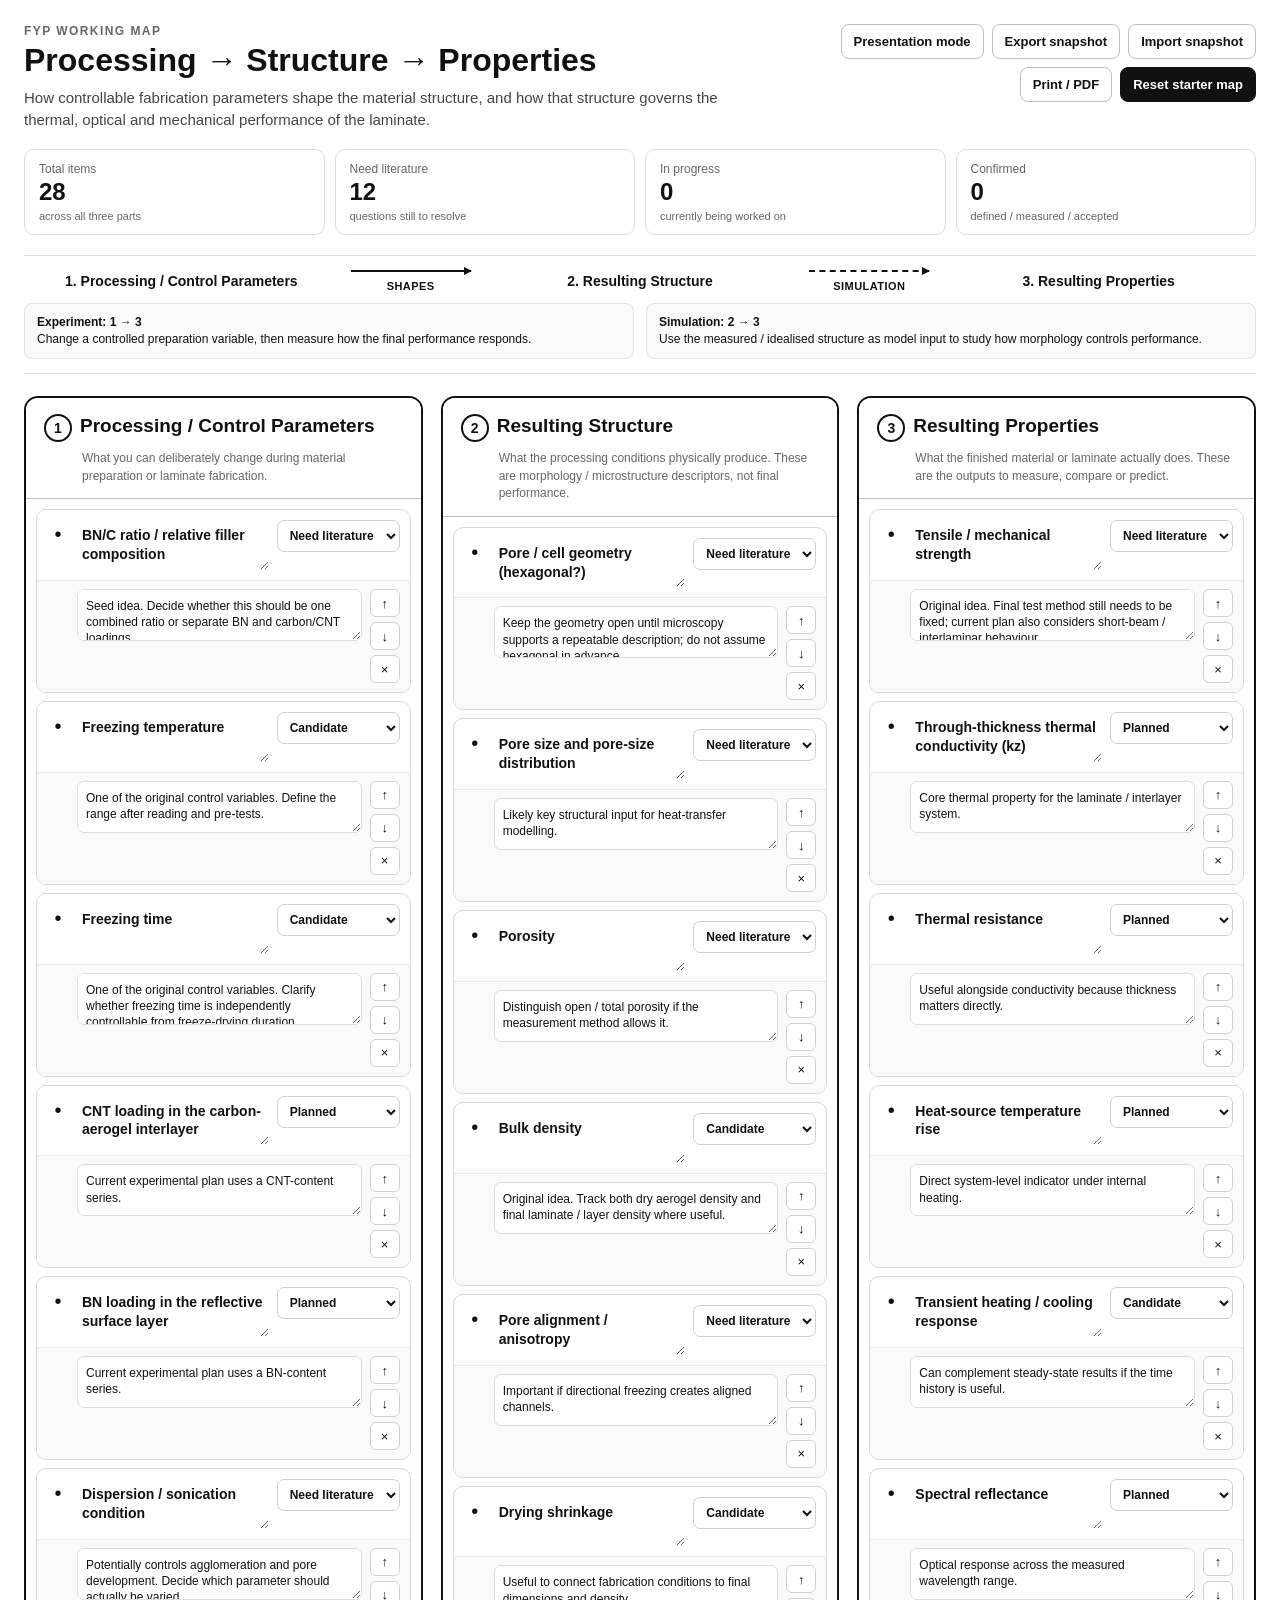
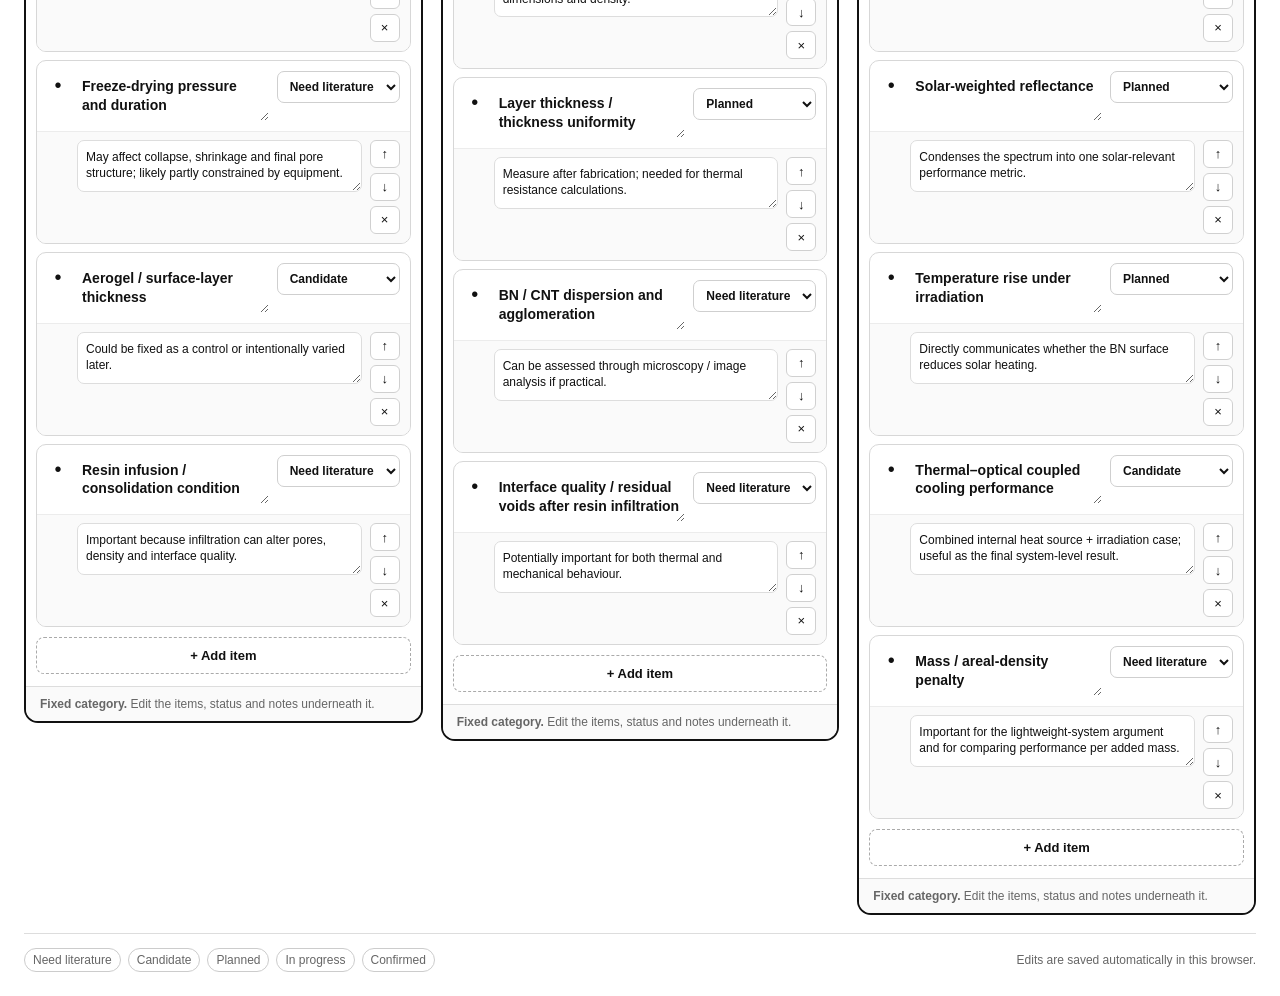
<file: guide/06_Previous_Work/Maps_and_Demos/FYP_editable_research_map.html>
<!doctype html>
<html lang="en">
<head>
<meta charset="utf-8">
<meta name="viewport" content="width=device-width, initial-scale=1">
<title>FYP Research Map</title>
<style>
:root{
  --bg:#ffffff;
  --ink:#111111;
  --muted:#666666;
  --line:#cfcfcf;
  --soft:#f6f6f6;
  --soft2:#fafafa;
  --accent:#111111;
  --need:#fff4d6;
  --candidate:#eef2ff;
  --planned:#eaf7ef;
  --progress:#eaf4ff;
  --confirmed:#e9f8ef;
}
*{box-sizing:border-box}
html,body{
  margin:0;
  background:var(--bg);
  color:var(--ink);
  font-family:Inter,Arial,Helvetica,sans-serif;
}
body{padding:24px}
button,input,textarea,select{font:inherit;color:inherit}
button{cursor:pointer}
.page{
  max-width:1500px;
  margin:0 auto;
}
.topbar{
  display:flex;
  justify-content:space-between;
  align-items:flex-start;
  gap:24px;
  margin-bottom:18px;
}
.title-wrap{min-width:0}
.eyebrow{
  font-size:12px;
  letter-spacing:.12em;
  text-transform:uppercase;
  color:var(--muted);
  font-weight:700;
  margin-bottom:5px;
}
h1{
  margin:0;
  font-size:32px;
  line-height:1.1;
}
.project-line{
  margin-top:9px;
  color:#444;
  font-size:15px;
  line-height:1.45;
  max-width:900px;
}
.toolbar{
  display:flex;
  flex-wrap:wrap;
  justify-content:flex-end;
  gap:8px;
  min-width:300px;
}
.btn{
  border:1px solid #bdbdbd;
  background:#fff;
  border-radius:8px;
  padding:9px 12px;
  font-size:13px;
  font-weight:650;
}
.btn:hover{background:#f4f4f4}
.btn.primary{
  background:#111;
  color:#fff;
  border-color:#111;
}
.summary{
  display:grid;
  grid-template-columns:repeat(4,minmax(120px,1fr));
  gap:10px;
  margin:10px 0 20px;
}
.metric{
  border:1px solid #ddd;
  background:#fff;
  border-radius:10px;
  padding:12px 14px;
}
.metric .k{font-size:12px;color:var(--muted);margin-bottom:4px}
.metric .v{font-size:24px;font-weight:800;line-height:1}
.metric .s{font-size:11px;color:var(--muted);margin-top:6px}
.logic{
  border-top:1px solid #ddd;
  border-bottom:1px solid #ddd;
  padding:14px 0;
  margin-bottom:22px;
}
.logic-row{
  display:grid;
  grid-template-columns:1fr auto 1fr auto 1fr;
  align-items:center;
  gap:12px;
}
.logic-node{
  font-weight:800;
  font-size:14px;
  text-align:center;
}
.logic-arrow{
  display:flex;
  flex-direction:column;
  align-items:center;
  justify-content:center;
  min-width:120px;
}
.logic-arrow .line{
  width:100%;
  border-top:2px solid #111;
  position:relative;
  height:1px;
}
.logic-arrow .line::after{
  content:"";
  position:absolute;
  right:-1px;
  top:-5px;
  border-left:8px solid #111;
  border-top:4px solid transparent;
  border-bottom:4px solid transparent;
}
.logic-arrow.sim .line{border-top-style:dashed}
.logic-arrow .label{
  font-size:11px;
  font-weight:800;
  letter-spacing:.04em;
  margin-top:8px;
}
.logic-note{
  margin-top:11px;
  display:grid;
  grid-template-columns:1fr 1fr;
  gap:12px;
}
.logic-note > div{
  background:var(--soft2);
  border:1px solid #e2e2e2;
  border-radius:8px;
  padding:10px 12px;
  font-size:12px;
  line-height:1.45;
}
.logic-note b{font-size:12px}
.board{
  display:grid;
  grid-template-columns:repeat(3,minmax(0,1fr));
  gap:18px;
  align-items:start;
}
.column{
  border:2px solid #111;
  border-radius:14px;
  background:#fff;
  overflow:hidden;
  min-width:0;
}
.column-head{
  padding:16px 18px 13px;
  border-bottom:1px solid #bdbdbd;
  background:#fff;
}
.num{
  display:inline-grid;
  place-items:center;
  width:28px;
  height:28px;
  border:2px solid #111;
  border-radius:50%;
  margin-right:8px;
  font-weight:850;
  font-size:14px;
  vertical-align:middle;
}
.column-title{
  display:inline;
  font-size:19px;
  line-height:1.3;
  font-weight:850;
}
.column-sub{
  margin:8px 0 0 38px;
  font-size:12px;
  line-height:1.45;
  color:var(--muted);
}
.items{
  padding:10px;
  display:flex;
  flex-direction:column;
  gap:8px;
}
.item{
  border:1px solid #d7d7d7;
  border-radius:10px;
  background:#fff;
  overflow:hidden;
}
.item-main{
  display:grid;
  grid-template-columns:22px 1fr auto;
  gap:8px;
  align-items:start;
  padding:10px;
}
.dot{
  font-size:20px;
  line-height:28px;
  text-align:center;
}
.item-text{
  width:100%;
  min-height:34px;
  resize:vertical;
  border:0;
  outline:0;
  padding:6px 5px;
  background:transparent;
  font-size:14px;
  line-height:1.35;
  font-weight:680;
}
.item-text:focus{
  outline:2px solid #111;
  outline-offset:1px;
  border-radius:4px;
}
.status{
  min-width:118px;
  border:1px solid #cfcfcf;
  border-radius:7px;
  background:#fff;
  padding:7px 8px;
  font-size:12px;
  font-weight:700;
}
.item-extra{
  display:grid;
  grid-template-columns:1fr auto;
  gap:8px;
  align-items:start;
  border-top:1px solid #ececec;
  background:#fafafa;
  padding:8px 10px 9px 40px;
}
.note{
  width:100%;
  min-height:52px;
  resize:vertical;
  border:1px solid #ddd;
  border-radius:7px;
  background:#fff;
  padding:8px;
  font-size:12px;
  line-height:1.35;
}
.actions{
  display:flex;
  flex-direction:column;
  gap:5px;
}
.icon-btn{
  width:30px;
  height:28px;
  border:1px solid #d0d0d0;
  background:#fff;
  border-radius:6px;
  font-size:13px;
}
.icon-btn:hover{background:#eee}
.add{
  margin:0 10px 12px;
  width:calc(100% - 20px);
  border:1px dashed #aaa;
  background:#fff;
  border-radius:8px;
  padding:10px;
  font-weight:750;
  font-size:13px;
}
.add:hover{background:#f7f7f7}
.column-footer{
  border-top:1px solid #ddd;
  padding:10px 14px;
  font-size:12px;
  color:var(--muted);
  background:#fafafa;
}
.footer{
  display:flex;
  justify-content:space-between;
  gap:12px;
  align-items:center;
  margin-top:18px;
  padding-top:14px;
  border-top:1px solid #ddd;
  color:#666;
  font-size:12px;
}
.status-key{
  display:flex;
  flex-wrap:wrap;
  gap:7px;
}
.key{
  border:1px solid #ccc;
  border-radius:999px;
  padding:4px 8px;
  background:#fff;
}
.presentation .toolbar,
.presentation .summary,
.presentation .item-extra,
.presentation .actions,
.presentation .add,
.presentation .footer,
.presentation .column-footer{
  display:none !important;
}
.presentation .item-main{grid-template-columns:22px 1fr auto}
.presentation .item{border-color:#ddd}
.presentation .status{
  pointer-events:none;
  border:0;
  background:transparent;
  text-align:right;
  padding-right:2px;
}
.presentation .item-text{
  resize:none;
  pointer-events:none;
}
.presentation .project-line{
  font-size:16px;
}
.presentation .logic{margin-top:10px}
@media(max-width:1100px){
  .topbar{flex-direction:column}
  .toolbar{justify-content:flex-start;min-width:0}
  .summary{grid-template-columns:repeat(2,1fr)}
  .board{grid-template-columns:1fr}
  .logic-row{grid-template-columns:1fr}
  .logic-arrow{min-width:0;width:90%;margin:0 auto}
  .logic-note{grid-template-columns:1fr}
}
@media(max-width:650px){
  body{padding:12px}
  h1{font-size:25px}
  .summary{grid-template-columns:1fr 1fr}
  .item-main{grid-template-columns:18px 1fr}
  .status{grid-column:2;width:100%}
  .item-extra{padding-left:36px;grid-template-columns:1fr}
  .actions{flex-direction:row}
}
@media print{
  body{padding:0}
  .toolbar,.summary,.item-extra,.actions,.add,.footer,.column-footer{display:none!important}
  .page{max-width:none}
  .board{gap:10px}
  .column{break-inside:avoid}
  .status{border:0;background:transparent}
  .item-text{resize:none}
}
</style>
</head>
<body>
<div class="page" id="app">
  <div class="topbar">
    <div class="title-wrap">
      <div class="eyebrow">FYP working map</div>
      <h1>Processing → Structure → Properties</h1>
      <div class="project-line" contenteditable="true" id="projectLine" spellcheck="true">
        How controllable fabrication parameters shape the material structure, and how that structure governs the thermal, optical and mechanical performance of the laminate.
      </div>
    </div>
    <div class="toolbar">
      <button class="btn" id="presentationBtn">Presentation mode</button>
      <button class="btn" id="exportBtn">Export snapshot</button>
      <button class="btn" id="importBtn">Import snapshot</button>
      <button class="btn" id="printBtn">Print / PDF</button>
      <button class="btn primary" id="resetBtn">Reset starter map</button>
      <input id="importFile" type="file" accept=".json" hidden>
    </div>
  </div>

  <div class="summary">
    <div class="metric"><div class="k">Total items</div><div class="v" id="mTotal">0</div><div class="s">across all three parts</div></div>
    <div class="metric"><div class="k">Need literature</div><div class="v" id="mRead">0</div><div class="s">questions still to resolve</div></div>
    <div class="metric"><div class="k">In progress</div><div class="v" id="mProgress">0</div><div class="s">currently being worked on</div></div>
    <div class="metric"><div class="k">Confirmed</div><div class="v" id="mConfirmed">0</div><div class="s">defined / measured / accepted</div></div>
  </div>

  <section class="logic" aria-label="Research logic">
    <div class="logic-row">
      <div class="logic-node">1. Processing / Control Parameters</div>
      <div class="logic-arrow">
        <div class="line"></div>
        <div class="label">SHAPES</div>
      </div>
      <div class="logic-node">2. Resulting Structure</div>
      <div class="logic-arrow sim">
        <div class="line"></div>
        <div class="label">SIMULATION</div>
      </div>
      <div class="logic-node">3. Resulting Properties</div>
    </div>
    <div class="logic-note">
      <div><b>Experiment: 1 → 3</b><br>Change a controlled preparation variable, then measure how the final performance responds.</div>
      <div><b>Simulation: 2 → 3</b><br>Use the measured / idealised structure as model input to study how morphology controls performance.</div>
    </div>
  </section>

  <main class="board" id="board"></main>

  <div class="footer">
    <div class="status-key">
      <span class="key">Need literature</span>
      <span class="key">Candidate</span>
      <span class="key">Planned</span>
      <span class="key">In progress</span>
      <span class="key">Confirmed</span>
    </div>
    <div>Edits are saved automatically in this browser.</div>
  </div>
</div>

<script>
(() => {
  const STORAGE_KEY = "fyp_psp_working_map_v2";

  const starter = {
    projectLine: "How controllable fabrication parameters shape the material structure, and how that structure governs the thermal, optical and mechanical performance of the laminate.",
    columns: [
      {
        id: 1,
        title: "Processing / Control Parameters",
        subtitle: "What you can deliberately change during material preparation or laminate fabrication.",
        items: [
          {text:"BN/C ratio / relative filler composition", status:"Need literature", note:"Seed idea. Decide whether this should be one combined ratio or separate BN and carbon/CNT loadings."},
          {text:"Freezing temperature", status:"Candidate", note:"One of the original control variables. Define the range after reading and pre-tests."},
          {text:"Freezing time", status:"Candidate", note:"One of the original control variables. Clarify whether freezing time is independently controllable from freeze-drying duration."},
          {text:"CNT loading in the carbon-aerogel interlayer", status:"Planned", note:"Current experimental plan uses a CNT-content series."},
          {text:"BN loading in the reflective surface layer", status:"Planned", note:"Current experimental plan uses a BN-content series."},
          {text:"Dispersion / sonication condition", status:"Need literature", note:"Potentially controls agglomeration and pore development. Decide which parameter should actually be varied."},
          {text:"Freeze-drying pressure and duration", status:"Need literature", note:"May affect collapse, shrinkage and final pore structure; likely partly constrained by equipment."},
          {text:"Aerogel / surface-layer thickness", status:"Candidate", note:"Could be fixed as a control or intentionally varied later."},
          {text:"Resin infusion / consolidation condition", status:"Need literature", note:"Important because infiltration can alter pores, density and interface quality."}
        ]
      },
      {
        id: 2,
        title: "Resulting Structure",
        subtitle: "What the processing conditions physically produce. These are morphology / microstructure descriptors, not final performance.",
        items: [
          {text:"Pore / cell geometry (hexagonal?)", status:"Need literature", note:"Keep the geometry open until microscopy supports a repeatable description; do not assume hexagonal in advance."},
          {text:"Pore size and pore-size distribution", status:"Need literature", note:"Likely key structural input for heat-transfer modelling."},
          {text:"Porosity", status:"Need literature", note:"Distinguish open / total porosity if the measurement method allows it."},
          {text:"Bulk density", status:"Candidate", note:"Original idea. Track both dry aerogel density and final laminate / layer density where useful."},
          {text:"Pore alignment / anisotropy", status:"Need literature", note:"Important if directional freezing creates aligned channels."},
          {text:"Drying shrinkage", status:"Candidate", note:"Useful to connect fabrication conditions to final dimensions and density."},
          {text:"Layer thickness / thickness uniformity", status:"Planned", note:"Measure after fabrication; needed for thermal resistance calculations."},
          {text:"BN / CNT dispersion and agglomeration", status:"Need literature", note:"Can be assessed through microscopy / image analysis if practical."},
          {text:"Interface quality / residual voids after resin infiltration", status:"Need literature", note:"Potentially important for both thermal and mechanical behaviour."}
        ]
      },
      {
        id: 3,
        title: "Resulting Properties",
        subtitle: "What the finished material or laminate actually does. These are the outputs to measure, compare or predict.",
        items: [
          {text:"Tensile / mechanical strength", status:"Need literature", note:"Original idea. Final test method still needs to be fixed; current plan also considers short-beam / interlaminar behaviour."},
          {text:"Through-thickness thermal conductivity (kz)", status:"Planned", note:"Core thermal property for the laminate / interlayer system."},
          {text:"Thermal resistance", status:"Planned", note:"Useful alongside conductivity because thickness matters directly."},
          {text:"Heat-source temperature rise", status:"Planned", note:"Direct system-level indicator under internal heating."},
          {text:"Transient heating / cooling response", status:"Candidate", note:"Can complement steady-state results if the time history is useful."},
          {text:"Spectral reflectance", status:"Planned", note:"Optical response across the measured wavelength range."},
          {text:"Solar-weighted reflectance", status:"Planned", note:"Condenses the spectrum into one solar-relevant performance metric."},
          {text:"Temperature rise under irradiation", status:"Planned", note:"Directly communicates whether the BN surface reduces solar heating."},
          {text:"Thermal–optical coupled cooling performance", status:"Candidate", note:"Combined internal heat source + irradiation case; useful as the final system-level result."},
          {text:"Mass / areal-density penalty", status:"Need literature", note:"Important for the lightweight-system argument and for comparing performance per added mass."}
        ]
      }
    ]
  };

  const statuses = ["Need literature","Candidate","Planned","In progress","Confirmed"];

  const clone = obj => JSON.parse(JSON.stringify(obj));

  let state = load();

  function load(){
    try{
      const raw = localStorage.getItem(STORAGE_KEY);
      if(raw) return JSON.parse(raw);
    }catch(e){}
    return clone(starter);
  }

  function save(){
    state.projectLine = document.getElementById("projectLine").innerText.trim();
    try{ localStorage.setItem(STORAGE_KEY, JSON.stringify(state)); }catch(e){}
    updateMetrics();
  }

  function el(tag, cls, text){
    const node = document.createElement(tag);
    if(cls) node.className = cls;
    if(text !== undefined) node.textContent = text;
    return node;
  }

  function render(){
    document.getElementById("projectLine").textContent = state.projectLine || starter.projectLine;
    const board = document.getElementById("board");
    board.innerHTML = "";

    state.columns.forEach((col, ci) => {
      const section = el("section","column");
      const head = el("div","column-head");
      const number = el("span","num",String(col.id));
      const title = el("span","column-title",col.title);
      const sub = el("div","column-sub",col.subtitle);
      head.append(number,title,sub);
      section.appendChild(head);

      const items = el("div","items");
      col.items.forEach((item, ii) => items.appendChild(renderItem(item, ci, ii)));
      section.appendChild(items);

      const add = el("button","add","+ Add item");
      add.type = "button";
      add.addEventListener("click", () => {
        col.items.push({text:"New item",status:"Need literature",note:"Add what needs to be decided, measured or verified."});
        save(); render();
        const textareas = section.querySelectorAll(".item-text");
        const last = textareas[textareas.length - 1];
        if(last){ last.focus(); last.select(); }
      });
      section.appendChild(add);

      const footer = el("div","column-footer");
      footer.innerHTML = "<b>Fixed category.</b> Edit the items, status and notes underneath it.";
      section.appendChild(footer);

      board.appendChild(section);
    });

    updateMetrics();
  }

  function renderItem(item, ci, ii){
    const box = el("div","item");
    const main = el("div","item-main");
    const dot = el("div","dot","•");

    const text = document.createElement("textarea");
    text.className = "item-text";
    text.value = item.text;
    text.rows = 2;
    text.setAttribute("aria-label","Item");
    text.addEventListener("input", () => {
      state.columns[ci].items[ii].text = text.value;
      save();
    });

    const select = document.createElement("select");
    select.className = "status";
    select.setAttribute("aria-label","Status");
    statuses.forEach(s => {
      const op = document.createElement("option");
      op.value = s; op.textContent = s;
      if(item.status === s) op.selected = true;
      select.appendChild(op);
    });
    select.addEventListener("change", () => {
      state.columns[ci].items[ii].status = select.value;
      save();
    });

    main.append(dot,text,select);

    const extra = el("div","item-extra");
    const note = document.createElement("textarea");
    note.className = "note";
    note.value = item.note || "";
    note.placeholder = "Why it matters / what still needs to be checked / measurement or modelling plan";
    note.setAttribute("aria-label","Notes");
    note.addEventListener("input", () => {
      state.columns[ci].items[ii].note = note.value;
      save();
    });

    const acts = el("div","actions");
    const up = el("button","icon-btn","↑");
    up.type = "button"; up.title = "Move up";
    up.addEventListener("click", () => move(ci,ii,-1));
    const down = el("button","icon-btn","↓");
    down.type = "button"; down.title = "Move down";
    down.addEventListener("click", () => move(ci,ii,1));
    const del = el("button","icon-btn","×");
    del.type = "button"; del.title = "Delete item";
    del.addEventListener("click", () => {
      if(confirm("Delete this item?")){
        state.columns[ci].items.splice(ii,1);
        save(); render();
      }
    });
    acts.append(up,down,del);

    extra.append(note,acts);
    box.append(main,extra);
    return box;
  }

  function move(ci,ii,delta){
    const arr = state.columns[ci].items;
    const ni = ii + delta;
    if(ni < 0 || ni >= arr.length) return;
    [arr[ii],arr[ni]] = [arr[ni],arr[ii]];
    save(); render();
  }

  function updateMetrics(){
    const all = state.columns.flatMap(c => c.items);
    document.getElementById("mTotal").textContent = all.length;
    document.getElementById("mRead").textContent = all.filter(x => x.status === "Need literature").length;
    document.getElementById("mProgress").textContent = all.filter(x => x.status === "In progress").length;
    document.getElementById("mConfirmed").textContent = all.filter(x => x.status === "Confirmed").length;
  }

  document.getElementById("projectLine").addEventListener("input",save);

  document.getElementById("presentationBtn").addEventListener("click", () => {
    const app = document.getElementById("app");
    app.classList.toggle("presentation");
    document.getElementById("presentationBtn").textContent =
      app.classList.contains("presentation") ? "Edit mode" : "Presentation mode";
  });

  document.getElementById("printBtn").addEventListener("click", () => window.print());

  document.getElementById("resetBtn").addEventListener("click", () => {
    if(confirm("Reset all items, notes and statuses to the starter map?")){
      state = clone(starter);
      try{ localStorage.removeItem(STORAGE_KEY); }catch(e){}
      render();
    }
  });

  document.getElementById("exportBtn").addEventListener("click", () => {
    save();
    const blob = new Blob([JSON.stringify(state,null,2)],{type:"application/json"});
    const url = URL.createObjectURL(blob);
    const a = document.createElement("a");
    a.href = url;
    a.download = "FYP_research_map_snapshot.json";
    a.click();
    setTimeout(() => URL.revokeObjectURL(url), 1000);
  });

  document.getElementById("importBtn").addEventListener("click", () => {
    document.getElementById("importFile").click();
  });

  document.getElementById("importFile").addEventListener("change", e => {
    const file = e.target.files && e.target.files[0];
    if(!file) return;
    const reader = new FileReader();
    reader.onload = () => {
      try{
        const next = JSON.parse(reader.result);
        if(!next || !Array.isArray(next.columns) || next.columns.length !== 3) throw new Error("bad");
        state = next;
        save(); render();
      }catch(err){
        alert("That snapshot is not a valid FYP research-map file.");
      }
      e.target.value = "";
    };
    reader.readAsText(file);
  });

  render();
})();
</script>
</body>
</html>
</file>
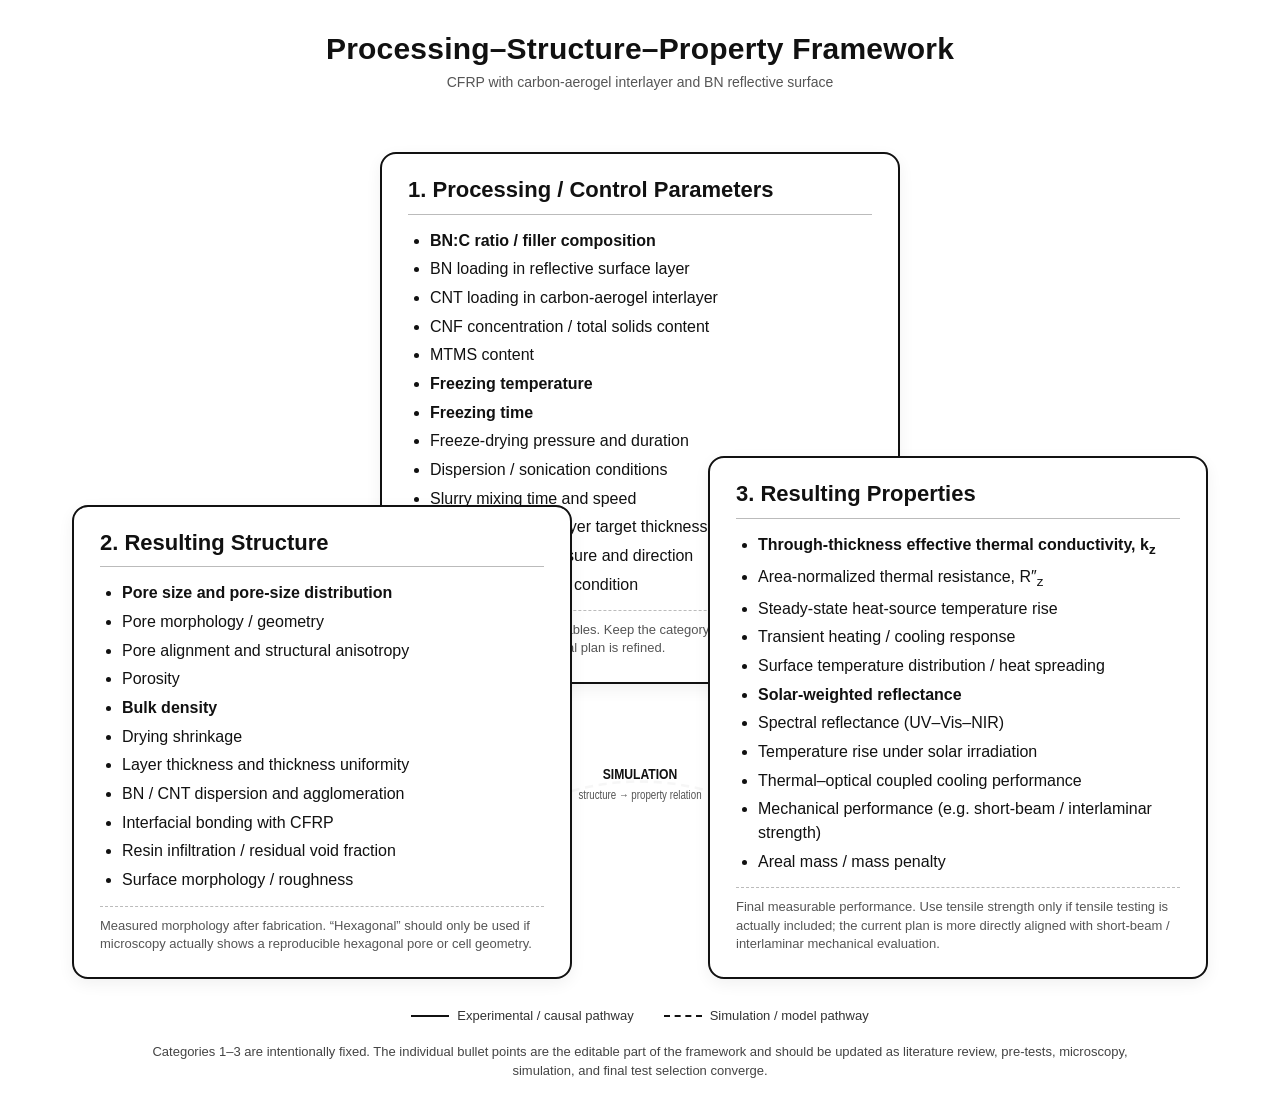
<file: guide/06_Previous_Work/Maps_and_Demos/FYP_PSP_triangle_framework.html>
<!DOCTYPE html>
<html lang="en">
<head>
<meta charset="UTF-8" />
<meta name="viewport" content="width=device-width, initial-scale=1.0" />
<title>FYP Processing–Structure–Property Framework</title>
<style>
  :root{
    --ink:#111;
    --muted:#555;
    --line:#111;
    --paper:#fff;
    --panel:#fff;
  }

  *{ box-sizing:border-box; }

  html,body{
    margin:0;
    background:var(--paper);
    color:var(--ink);
    font-family: Arial, Helvetica, sans-serif;
  }

  body{
    padding:32px;
  }

  .page{
    width:min(1500px, 100%);
    margin:0 auto;
    position:relative;
  }

  h1{
    margin:0;
    text-align:center;
    font-size:30px;
    font-weight:700;
    letter-spacing:.2px;
  }

  .subtitle{
    text-align:center;
    margin:8px 0 24px;
    color:var(--muted);
    font-size:14px;
  }

  .framework{
    position:relative;
    height:900px;
    width:100%;
    min-width:1000px;
  }

  .card{
    position:absolute;
    background:var(--panel);
    border:2px solid var(--ink);
    border-radius:16px;
    padding:22px 26px 24px;
    box-shadow:0 5px 16px rgba(0,0,0,.06);
    z-index:2;
  }

  .card h2{
    margin:0 0 14px;
    padding-bottom:10px;
    border-bottom:1px solid #bbb;
    font-size:22px;
    line-height:1.25;
  }

  .card ul{
    margin:0;
    padding-left:22px;
    font-size:16px;
    line-height:1.48;
  }

  .card li{
    margin:5px 0;
  }

  .card .hint{
    margin-top:14px;
    padding-top:10px;
    border-top:1px dashed #bbb;
    color:var(--muted);
    font-size:13px;
    line-height:1.4;
  }

  .p1{
    width:520px;
    left:50%;
    top:38px;
    transform:translateX(-50%);
  }

  .p2{
    width:500px;
    left:40px;
    bottom:35px;
  }

  .p3{
    width:500px;
    right:40px;
    bottom:35px;
  }

  svg{
    position:absolute;
    inset:0;
    width:100%;
    height:100%;
    z-index:1;
    overflow:visible;
  }

  .arrow{
    fill:none;
    stroke:var(--line);
    stroke-width:2.6;
  }

  .arrow.sim{
    stroke-dasharray:10 7;
  }

  .edge-label{
    font-size:15px;
    font-weight:700;
    fill:var(--ink);
  }

  .edge-sub{
    font-size:12px;
    fill:var(--muted);
  }

  .label-bg{
    fill:#fff;
    opacity:.96;
  }

  .legend{
    display:flex;
    justify-content:center;
    gap:30px;
    margin-top:-6px;
    font-size:13px;
    color:#333;
  }

  .legend span{
    display:inline-flex;
    align-items:center;
    gap:8px;
  }

  .swatch{
    width:38px;
    height:0;
    border-top:2px solid #111;
  }

  .swatch.dashed{
    border-top-style:dashed;
  }

  .footnote{
    margin:20px auto 0;
    max-width:1000px;
    text-align:center;
    font-size:13px;
    line-height:1.45;
    color:#444;
  }

  @media (max-width: 1100px){
    body{ padding:18px; overflow-x:auto; }
  }

  @media print{
    body{ padding:0; }
    .page{ width:100%; }
    .framework{ height:860px; }
    .card{ box-shadow:none; }
  }
</style>
</head>
<body>
<div class="page">
  <h1>Processing–Structure–Property Framework</h1>
  <div class="subtitle">
    CFRP with carbon-aerogel interlayer and BN reflective surface
  </div>

  <div class="framework">

    <!-- Arrow layer -->
    <svg viewBox="0 0 1500 900" preserveAspectRatio="none" aria-hidden="true">
      <defs>
        <marker id="arrowhead" markerWidth="10" markerHeight="10"
                refX="8" refY="3.5" orient="auto" markerUnits="strokeWidth">
          <path d="M0,0 L0,7 L9,3.5 z" fill="#111"></path>
        </marker>
      </defs>

      <!-- 1 -> 2 -->
      <path class="arrow"
            d="M 620 330 C 520 410, 420 500, 340 585"
            marker-end="url(#arrowhead)" />

      <!-- 1 -> 3 : experiment -->
      <path class="arrow"
            d="M 880 330 C 980 410, 1080 500, 1160 585"
            marker-end="url(#arrowhead)" />

      <!-- 2 -> 3 : simulation -->
      <path class="arrow sim"
            d="M 555 720 C 680 650, 820 650, 945 720"
            marker-end="url(#arrowhead)" />

      <!-- Labels -->
      <rect class="label-bg" x="378" y="435" width="225" height="48" rx="8"/>
      <text class="edge-label" x="490" y="454" text-anchor="middle">STRUCTURE FORMATION</text>
      <text class="edge-sub" x="490" y="474" text-anchor="middle">processing determines morphology</text>

      <rect class="label-bg" x="940" y="435" width="205" height="48" rx="8"/>
      <text class="edge-label" x="1043" y="454" text-anchor="middle">EXPERIMENT</text>
      <text class="edge-sub" x="1043" y="474" text-anchor="middle">direct performance validation</text>

      <rect class="label-bg" x="635" y="646" width="230" height="48" rx="8"/>
      <text class="edge-label" x="750" y="665" text-anchor="middle">SIMULATION</text>
      <text class="edge-sub" x="750" y="685" text-anchor="middle">structure → property relation</text>
    </svg>

    <!-- 1 -->
    <section class="card p1">
      <h2>1. Processing / Control Parameters</h2>
      <ul>
        <li><strong>BN:C ratio / filler composition</strong></li>
        <li>BN loading in reflective surface layer</li>
        <li>CNT loading in carbon-aerogel interlayer</li>
        <li>CNF concentration / total solids content</li>
        <li>MTMS content</li>
        <li><strong>Freezing temperature</strong></li>
        <li><strong>Freezing time</strong></li>
        <li>Freeze-drying pressure and duration</li>
        <li>Dispersion / sonication conditions</li>
        <li>Slurry mixing time and speed</li>
        <li>Aerogel / surface-layer target thickness</li>
        <li>Resin infusion pressure and direction</li>
        <li>Curing / post-curing condition</li>
      </ul>
      <div class="hint">
        Controllable fabrication variables. Keep the category fixed; revise the listed variables as the experimental plan is refined.
      </div>
    </section>

    <!-- 2 -->
    <section class="card p2">
      <h2>2. Resulting Structure</h2>
      <ul>
        <li><strong>Pore size and pore-size distribution</strong></li>
        <li>Pore morphology / geometry</li>
        <li>Pore alignment and structural anisotropy</li>
        <li>Porosity</li>
        <li><strong>Bulk density</strong></li>
        <li>Drying shrinkage</li>
        <li>Layer thickness and thickness uniformity</li>
        <li>BN / CNT dispersion and agglomeration</li>
        <li>Interfacial bonding with CFRP</li>
        <li>Resin infiltration / residual void fraction</li>
        <li>Surface morphology / roughness</li>
      </ul>
      <div class="hint">
        Measured morphology after fabrication. “Hexagonal” should only be used if microscopy actually shows a reproducible hexagonal pore or cell geometry.
      </div>
    </section>

    <!-- 3 -->
    <section class="card p3">
      <h2>3. Resulting Properties</h2>
      <ul>
        <li><strong>Through-thickness effective thermal conductivity, k<sub>z</sub></strong></li>
        <li>Area-normalized thermal resistance, R″<sub>z</sub></li>
        <li>Steady-state heat-source temperature rise</li>
        <li>Transient heating / cooling response</li>
        <li>Surface temperature distribution / heat spreading</li>
        <li><strong>Solar-weighted reflectance</strong></li>
        <li>Spectral reflectance (UV–Vis–NIR)</li>
        <li>Temperature rise under solar irradiation</li>
        <li>Thermal–optical coupled cooling performance</li>
        <li>Mechanical performance (e.g. short-beam / interlaminar strength)</li>
        <li>Areal mass / mass penalty</li>
      </ul>
      <div class="hint">
        Final measurable performance. Use tensile strength only if tensile testing is actually included; the current plan is more directly aligned with short-beam / interlaminar mechanical evaluation.
      </div>
    </section>
  </div>

  <div class="legend">
    <span><i class="swatch"></i> Experimental / causal pathway</span>
    <span><i class="swatch dashed"></i> Simulation / model pathway</span>
  </div>

  <div class="footnote">
    Categories 1–3 are intentionally fixed. The individual bullet points are the editable part of the framework and should be updated as literature review, pre-tests, microscopy, simulation, and final test selection converge.
  </div>
</div>
</body>
</html>
</file>
